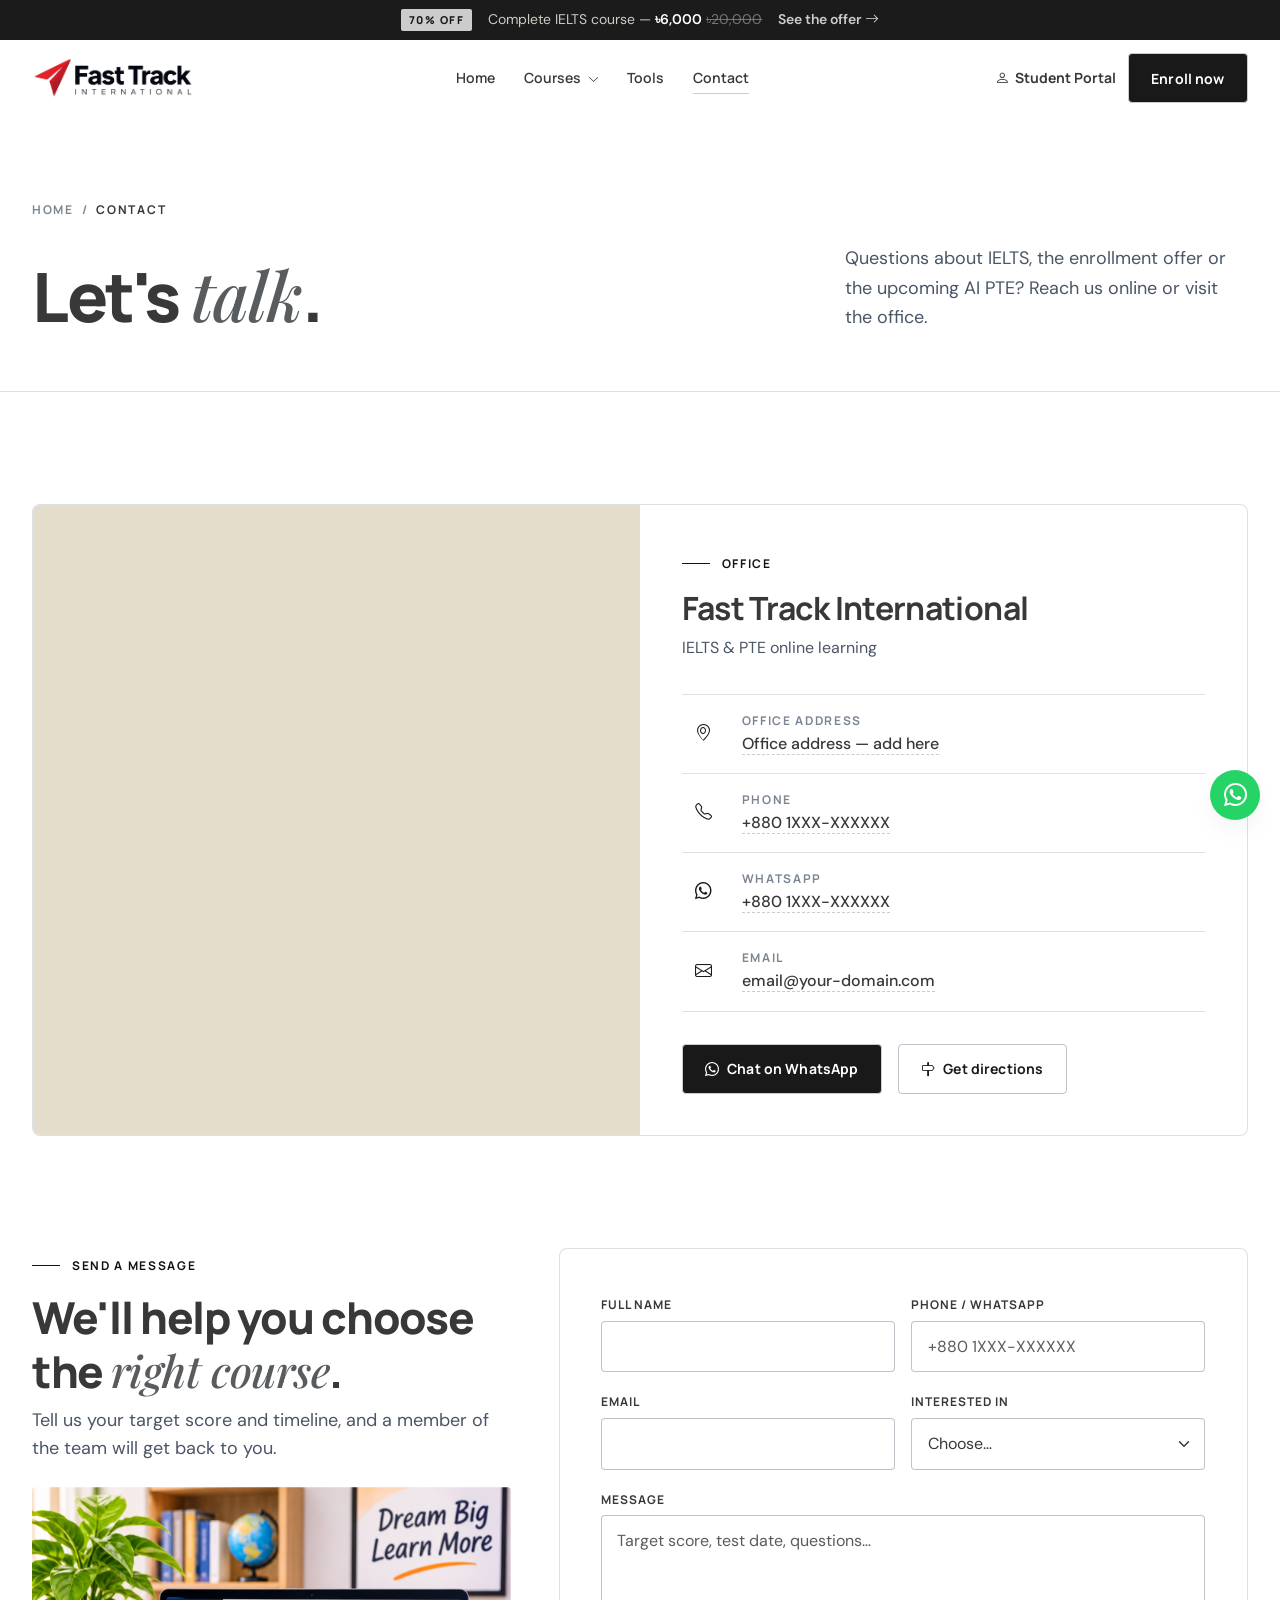
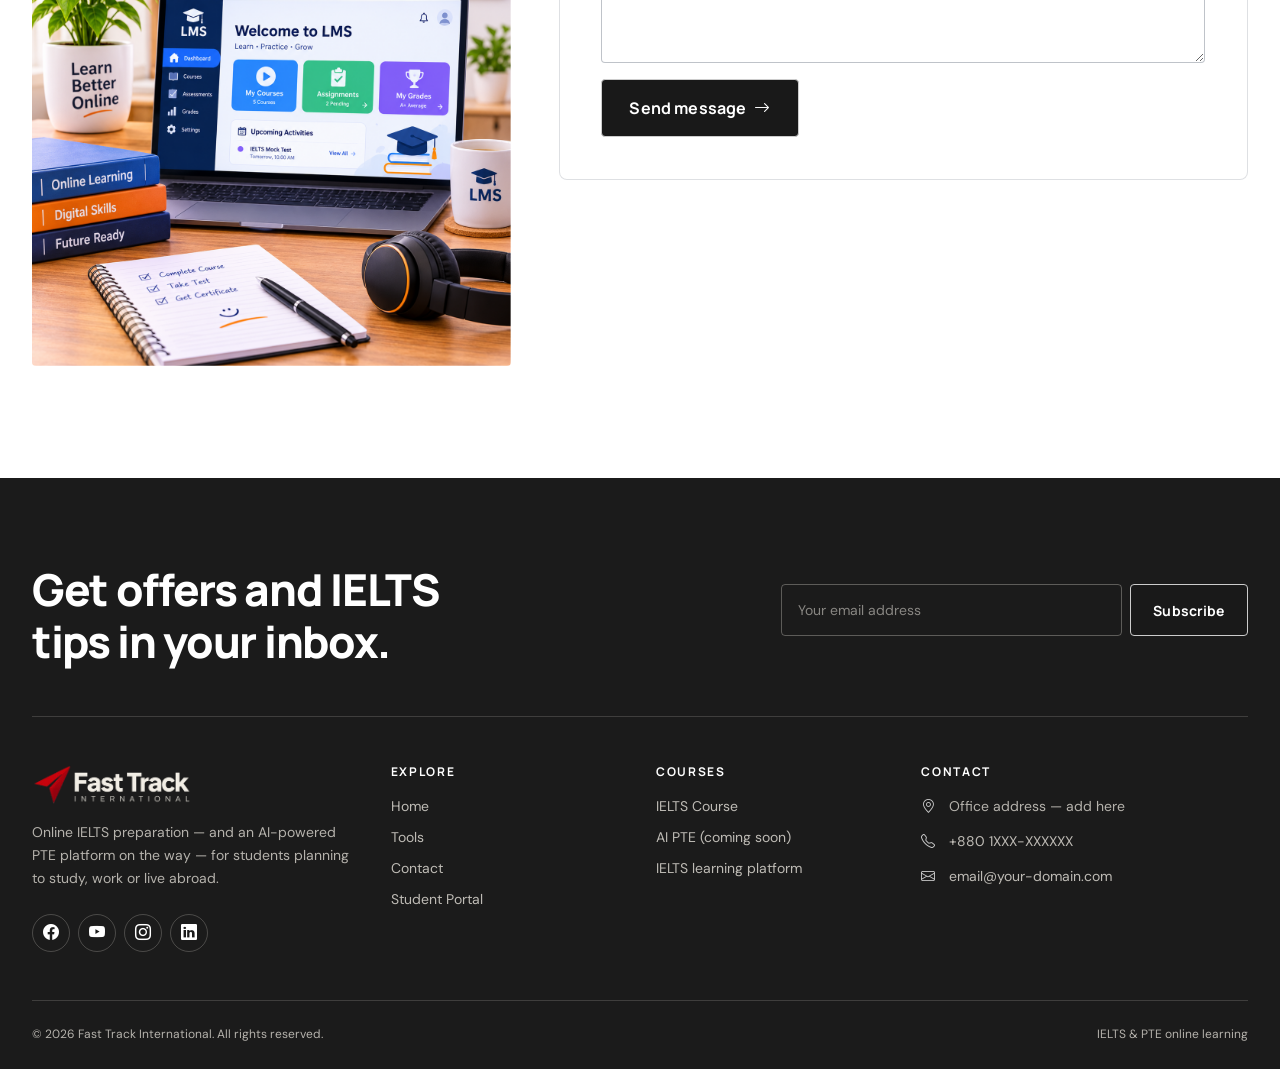
<file: contact.html>
<!DOCTYPE html>
<html lang="en" class="no-js">

<head>
  <meta charset="UTF-8">
  <meta name="viewport" content="width=device-width, initial-scale=1">
  <title>Contact · Fast Track International</title>
  <meta name="description" content="Contact Fast Track International — office, phone, WhatsApp, email and map.">
  <meta name="theme-color" content="#19283D">
  <meta property="og:type" content="website">
  <meta property="og:title" content="Contact · Fast Track International">
  <meta property="og:description" content="Contact Fast Track International — office, phone, WhatsApp, email and map.">
  <meta property="og:image" content="images/photos/destination-1600.jpg">
  <link rel="icon" type="image/png" href="images/favicon.png">
  <link rel="apple-touch-icon" href="images/apple-touch-icon.png">

  <!-- Fonts: Manrope (headings/nav) · DM Sans (body/UI) · Playfair Display (editorial accents) -->
  <link rel="preconnect" href="https://fonts.googleapis.com">
  <link rel="preconnect" href="https://fonts.gstatic.com" crossorigin>
  <link
    href="https://fonts.googleapis.com/css2?family=DM+Sans:opsz,wght@9..40,400;9..40,500;9..40,600;9..40,700&family=Manrope:wght@500;600;700;800&family=Playfair+Display:ital,wght@1,400;1,500;1,600&display=swap"
    rel="stylesheet">

  <link href="https://cdn.jsdelivr.net/npm/bootstrap@5.3.3/dist/css/bootstrap.min.css" rel="stylesheet">
  <link href="https://cdn.jsdelivr.net/npm/bootstrap-icons@1.11.3/font/bootstrap-icons.min.css" rel="stylesheet">
  <link href="css/style.css" rel="stylesheet">
</head>

<body data-page="contact">
  <a class="skip-link" href="#main">Skip to content</a>

  <!-- Announcement -->
  <div class="announce" role="region" aria-label="Enrollment offer">
    <div class="container">
      <span class="tag">70% OFF</span>
      <span>Complete IELTS course — <strong>৳6,000</strong> <del class="opacity-50">৳20,000</del></span>
      <a href="index.html#offer">See the offer <i class="bi bi-arrow-right" aria-hidden="true"></i></a>
    </div>
  </div>

  <!-- Navigation -->
  <header class="site-nav">
    <nav class="navbar navbar-expand-lg" aria-label="Main">
      <div class="container">
        <a class="navbar-brand brand" href="index.html" aria-label="Fast Track International — home">
          <img src="images/logo.png" alt="Fast Track International" width="162" height="40">
        </a>
        <button class="navbar-toggler" type="button" data-bs-toggle="collapse" data-bs-target="#siteMenu"
          aria-controls="siteMenu" aria-expanded="false" aria-label="Open menu">
          <span></span><span></span><span></span>
        </button>
        <div class="collapse navbar-collapse" id="siteMenu">
          <ul class="navbar-nav mx-auto">
            <li class="nav-item"><a class="nav-link" data-nav="home" href="index.html">Home</a></li>
            <li class="nav-item dropdown">
              <a class="nav-link dropdown-toggle" data-nav="courses" href="#" role="button" data-bs-toggle="dropdown"
                aria-expanded="false">Courses <i class="bi bi-chevron-down" aria-hidden="true"></i></a>
              <div class="dropdown-menu nav-dd">
                <a href="ielts.html" data-nav="ielts"><span class="dd-code dd-ielts">IELTS</span><span><strong>IELTS
                      Course <span class="pill-tag orange">70% OFF</span></strong><small>All four skills, live classes,
                      certificate</small></span></a>
                <a href="pte.html" data-nav="pte"><span class="dd-code dd-pte">PTE</span><span><strong>AI PTE <span
                        class="pill-tag sage">SOON</span></strong><small>AI scoring, mock tests and
                      analytics</small></span></a>
              </div>
            </li>
            <li class="nav-item"><a class="nav-link" data-nav="tools" href="tools.html">Tools</a></li>
            <li class="nav-item"><a class="nav-link" data-nav="contact" href="contact.html">Contact</a></li>
          </ul>
          <div class="nav-actions">
            <a class="nav-portal" data-nav="portal" href="portal.html"><i class="bi bi-person" aria-hidden="true"></i>
              Student Portal</a>
            <a class="btn btn-primary-ft" href="https://fasttrackielts.academy/">Enroll now</a>
          </div>
        </div>
      </div>
    </nav>
  </header>

  <main id="main">
    <section class="page-head">
      <div class="container">
        <nav class="crumbs" aria-label="Breadcrumb"><a href="index.html">Home</a><span aria-hidden="true">/</span><span
            aria-current="page">Contact</span></nav>
        <div class="page-head-grid">
          <h1 class="display reveal">Let's <span class="serif-orange text-muted">talk</span>.</h1>
          <div class="ph-aside reveal" data-delay="120">
            <p class="m-0">Questions about IELTS, the enrollment offer or the upcoming AI PTE? Reach us online or visit
              the office.</p>
          </div>
        </div>
      </div>
    </section>

    <section class="section" aria-labelledby="office-title">
      <div class="container">
        <div class="contact-split reveal">
          <div class="map-box">
            <!-- TODO: set the exact office location. Google Maps → Share → Embed a map, then paste the src here. -->
            <iframe src="https://maps.google.com/maps?q=Dhaka%2C%20Bangladesh&amp;z=13&amp;output=embed"
              title="Map showing the Fast Track International office area" loading="lazy"
              referrerpolicy="no-referrer-when-downgrade" allowfullscreen></iframe>
          </div>
          <div class="contact-card">
            <p class="kicker"><span class="bar"></span>Office</p>
            <h2 id="office-title">Fast Track International</h2>
            <p class="m-0">IELTS &amp; PTE online learning</p>
            <!-- TODO: replace placeholder contact details (shown with a dashed underline) -->
            <ul class="c-list">
              <li><span class="ci"><i class="bi bi-geo-alt" aria-hidden="true"></i></span>
                <div><small>Office address</small><strong class="placeholder-info">Office address — add here</strong>
                </div>
              </li>
              <li><span class="ci"><i class="bi bi-telephone" aria-hidden="true"></i></span>
                <div><small>Phone</small><a class="placeholder-info" href="#contact-phone-todo">+880 1XXX-XXXXXX</a>
                </div>
              </li>
              <li><span class="ci"><i class="bi bi-whatsapp" aria-hidden="true"></i></span>
                <div><small>WhatsApp</small><a class="placeholder-info" href="https://wa.me/">+880 1XXX-XXXXXX</a></div>
              </li>
              <li><span class="ci"><i class="bi bi-envelope" aria-hidden="true"></i></span>
                <div><small>Email</small><a class="placeholder-info"
                    href="mailto:email@your-domain.com">email@your-domain.com</a></div>
              </li>
            </ul>
            <div class="d-flex flex-wrap gap-3">
              <a href="https://wa.me/" class="btn btn-primary-ft"><i class="bi bi-whatsapp" aria-hidden="true"></i> Chat
                on WhatsApp</a>
              <a href="https://www.google.com/maps/search/?api=1&amp;query=Dhaka%2C%20Bangladesh"
                class="btn btn-line"><i class="bi bi-signpost" aria-hidden="true"></i> Get directions</a>
            </div>
          </div>
        </div>
      </div>
    </section>

    <section class="section pt-0" aria-labelledby="msg-title">
      <div class="container">
        <div class="row g-4 g-lg-5">
          <div class="col-lg-5 reveal">
            <p class="kicker"><span class="bar"></span>Send a message</p>
            <h2 id="msg-title" class="h-xl">We'll help you choose the <span class="serif-orange text-muted">right
                course</span>.</h2>
            <p class="lead-text">Tell us your target score and timeline, and a member of the team will get back to you.
            </p>
            <img class="reveal-img mt-4 d-none d-lg-block w-100" style="border-radius:var(--r-sm)"
              src="images/photos/lms.png" alt="Placeholder: photo of a counsellor with a student"
              width="800" height="640" loading="lazy">
          </div>
          <div class="col-lg-7 reveal" data-delay="100">
            <form class="form-panel ft-form js-validate" data-success="Thank you — your message has been sent.">
              <div class="row g-3">
                <div class="col-md-6"><label class="form-label" for="cName">Full name</label><input id="cName"
                    type="text" class="form-control" autocomplete="name" required>
                  <div class="invalid-feedback">Please enter your name.</div>
                </div>
                <div class="col-md-6"><label class="form-label" for="cPhone">Phone / WhatsApp</label><input id="cPhone"
                    type="tel" class="form-control" autocomplete="tel" placeholder="+880 1XXX-XXXXXX" required>
                  <div class="invalid-feedback">Enter a valid phone number.</div>
                </div>
                <div class="col-md-6"><label class="form-label" for="cEmail">Email</label><input id="cEmail"
                    type="email" class="form-control" autocomplete="email" required>
                  <div class="invalid-feedback">Enter a valid email address.</div>
                </div>
                <div class="col-md-6"><label class="form-label" for="cCourse">Interested in</label><select id="cCourse"
                    class="form-select" required>
                    <option value="">Choose…</option>
                    <option>IELTS course (70% off)</option>
                    <option>AI PTE (early access)</option>
                    <option>Not sure yet</option>
                  </select>
                  <div class="invalid-feedback">Please choose an option.</div>
                </div>
                <div class="col-12"><label class="form-label" for="cMsg">Message</label><textarea id="cMsg"
                    class="form-control" rows="5" placeholder="Target score, test date, questions…" required></textarea>
                  <div class="invalid-feedback">Please write a short message.</div>
                </div>
                <div class="col-12 d-flex flex-wrap align-items-center gap-3"><button type="submit"
                    class="btn btn-primary-ft btn-lg">Send message <i class="bi bi-arrow-right"
                      aria-hidden="true"></i></button>
                  <p class="form-msg m-0" role="status"></p>
                </div>
              </div>
            </form>
          </div>
        </div>
      </div>
    </section>
  </main>

  <!-- Footer -->
  <footer class="site-footer">
    <div class="container">
      <div class="footer-top">
        <h2>Get offers and IELTS tips in your inbox.</h2>
        <form class="js-validate" data-success="Subscribed — thank you.">
          <div class="f-sub">
            <label for="fSub" class="visually-hidden">Email address</label>
            <input id="fSub" type="email" placeholder="Your email address" autocomplete="email" required>
            <button type="submit" class="btn btn-primary-ft">Subscribe</button>
          </div>
          <p class="form-msg" role="status"></p>
        </form>
      </div>

      <div class="footer-cols">
        <div>
          <img src="images/logo-light.png" alt="Fast Track International" width="160" height="40" loading="lazy">
          <p>Online IELTS preparation — and an AI-powered PTE platform on the way — for students planning to study, work
            or live abroad.</p>
          <div class="socials">
            <!-- TODO: add real social profile URLs -->
            <a href="#" aria-label="Facebook"><i class="bi bi-facebook" aria-hidden="true"></i></a>
            <a href="#" aria-label="YouTube"><i class="bi bi-youtube" aria-hidden="true"></i></a>
            <a href="#" aria-label="Instagram"><i class="bi bi-instagram" aria-hidden="true"></i></a>
            <a href="#" aria-label="LinkedIn"><i class="bi bi-linkedin" aria-hidden="true"></i></a>
          </div>
        </div>
        <nav aria-label="Footer — explore">
          <h3>Explore</h3>
          <ul class="f-links">
            <li><a href="index.html">Home</a></li>
            <li><a href="tools.html">Tools</a></li>
            <li><a href="contact.html">Contact</a></li>
            <li><a href="portal.html">Student Portal</a></li>
          </ul>
        </nav>
        <nav aria-label="Footer — courses">
          <h3>Courses</h3>
          <ul class="f-links">
            <li><a href="ielts.html">IELTS Course</a></li>
            <li><a href="pte.html">AI PTE (coming soon)</a></li>
            <li><a href="https://fasttrackielts.academy/">IELTS learning platform</a></li>
          </ul>
        </nav>
        <div>
          <h3>Contact</h3>
          <!-- TODO: replace placeholder contact details -->
          <ul class="f-contact">
            <li><i class="bi bi-geo-alt" aria-hidden="true"></i><span>Office address — add here</span></li>
            <li><i class="bi bi-telephone" aria-hidden="true"></i><a href="#contact-phone-todo">+880 1XXX-XXXXXX</a>
            </li>
            <li><i class="bi bi-envelope" aria-hidden="true"></i><a
                href="mailto:email@your-domain.com">email@your-domain.com</a></li>
          </ul>
        </div>
      </div>

      <div class="footer-bottom">
        <span>&copy; <span class="js-year">2026</span> Fast Track International. All rights reserved.</span>
        <span>IELTS &amp; PTE online learning</span>
      </div>
    </div>
  </footer>

  <!-- WhatsApp — TODO: put your number in the link, e.g. https://wa.me/8801XXXXXXXXX -->
  <a href="https://wa.me/" class="wa-float" aria-label="Chat with us on WhatsApp">
    <i class="bi bi-whatsapp" aria-hidden="true"></i><span class="wa-tip">Chat with us</span>
  </a>
  <button type="button" id="toTop" class="to-top" aria-label="Back to top"><i class="bi bi-arrow-up"
      aria-hidden="true"></i></button>

  <script src="https://cdn.jsdelivr.net/npm/jquery@3.7.1/dist/jquery.min.js"></script>
  <script src="https://cdn.jsdelivr.net/npm/bootstrap@5.3.3/dist/js/bootstrap.bundle.min.js"></script>
  <script src="js/main.js"></script>
</body>

</html>
</file>
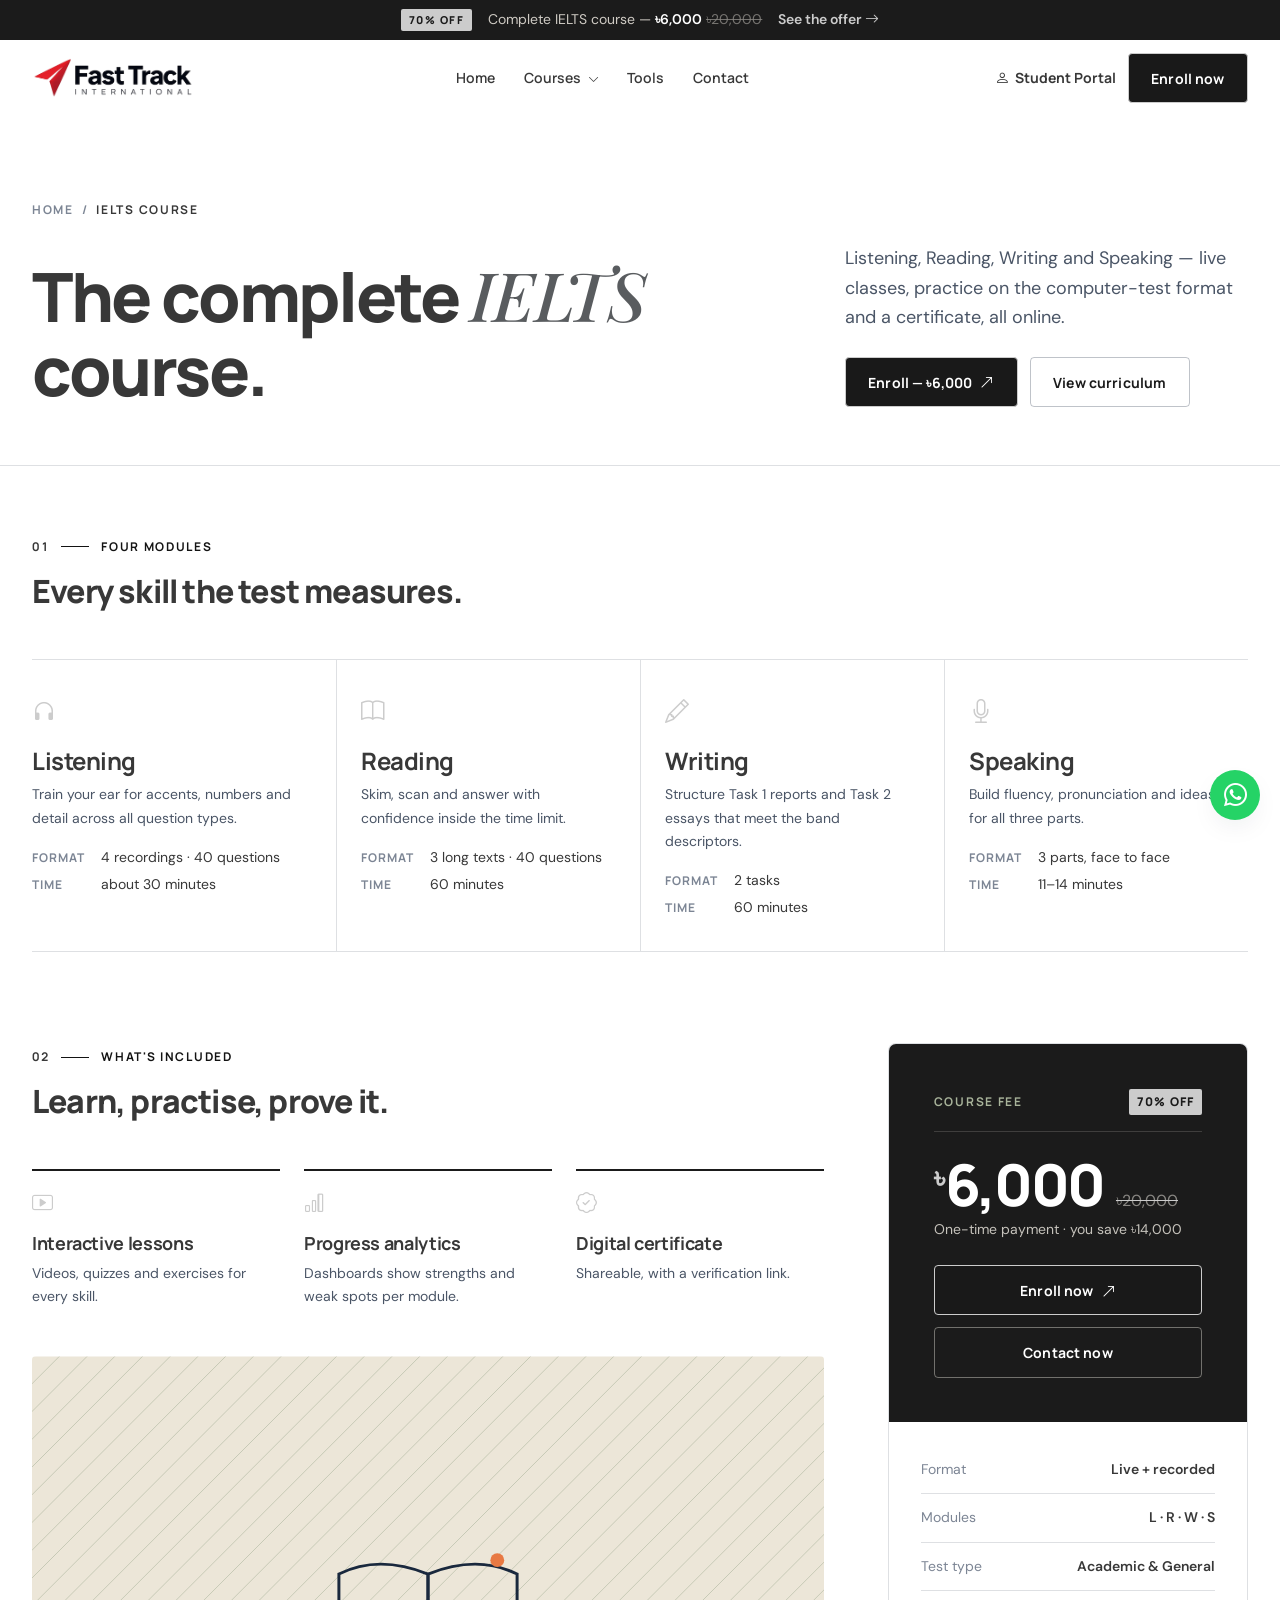
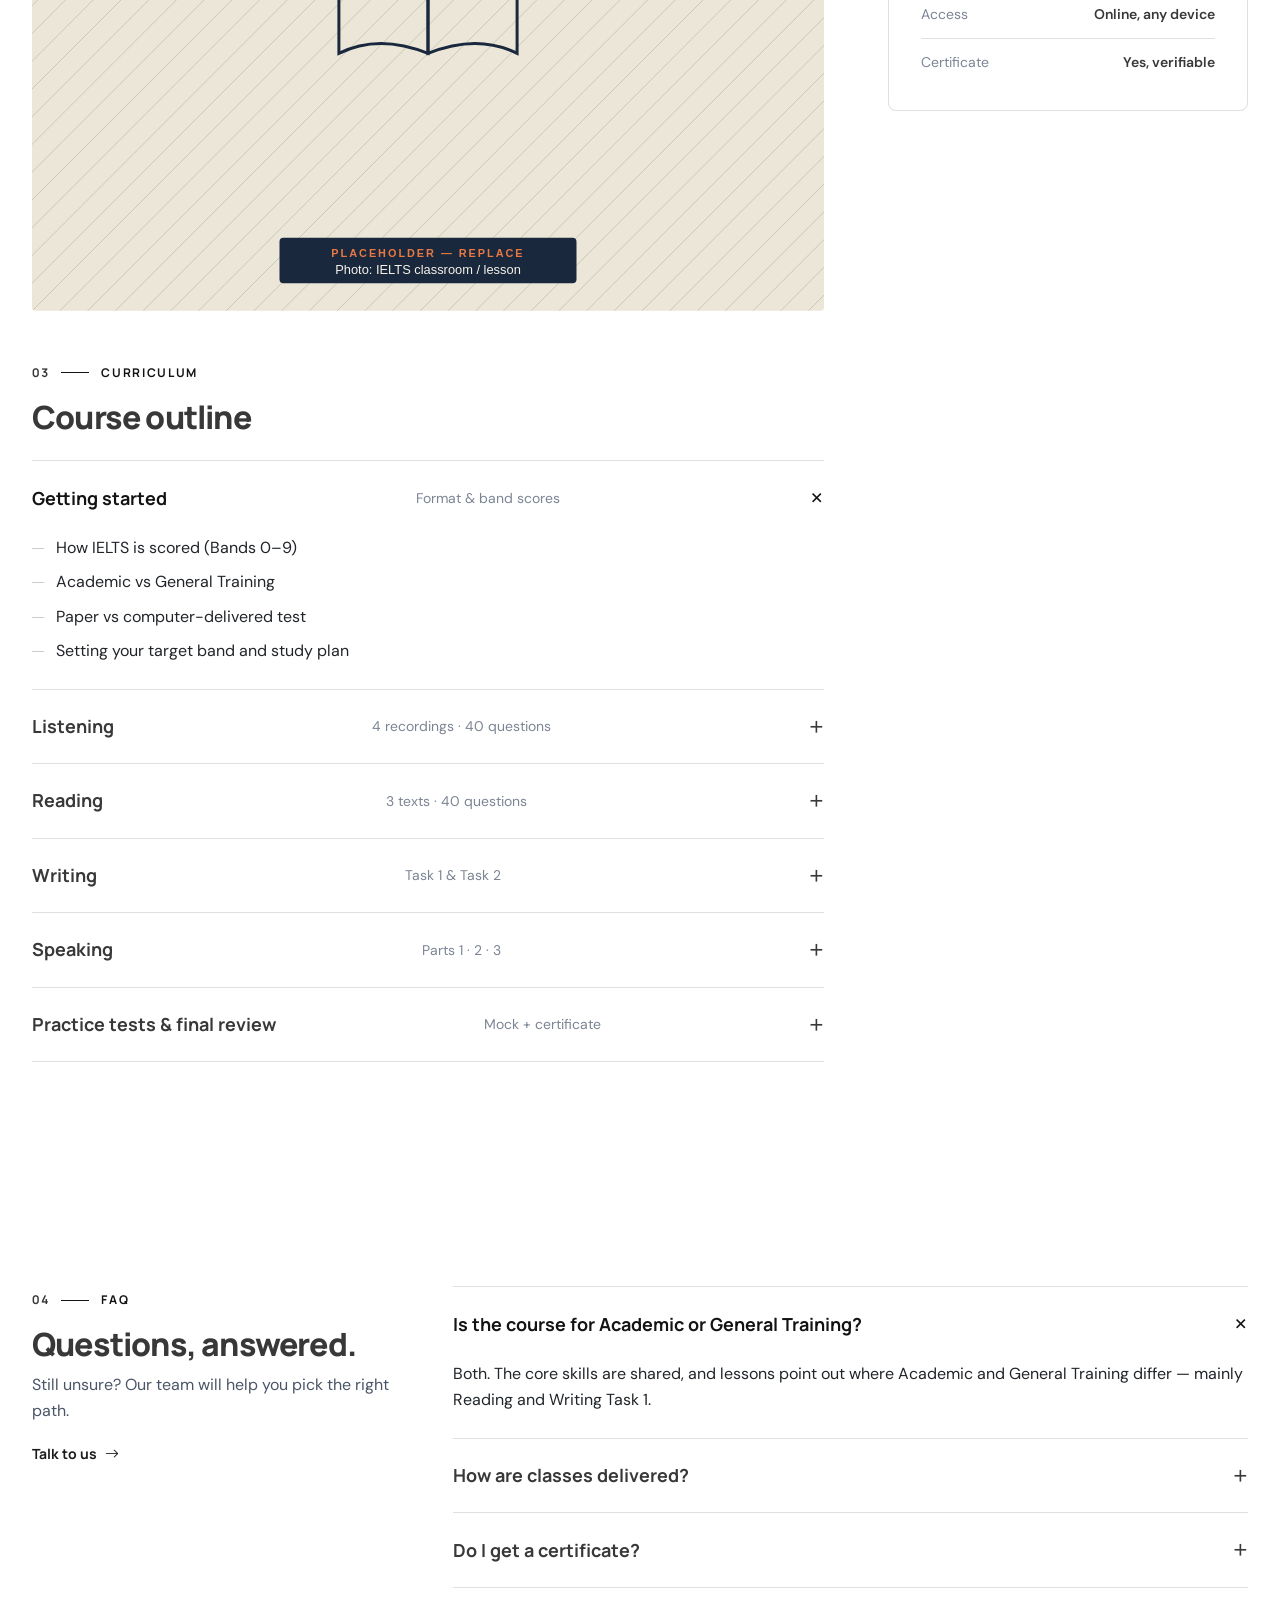
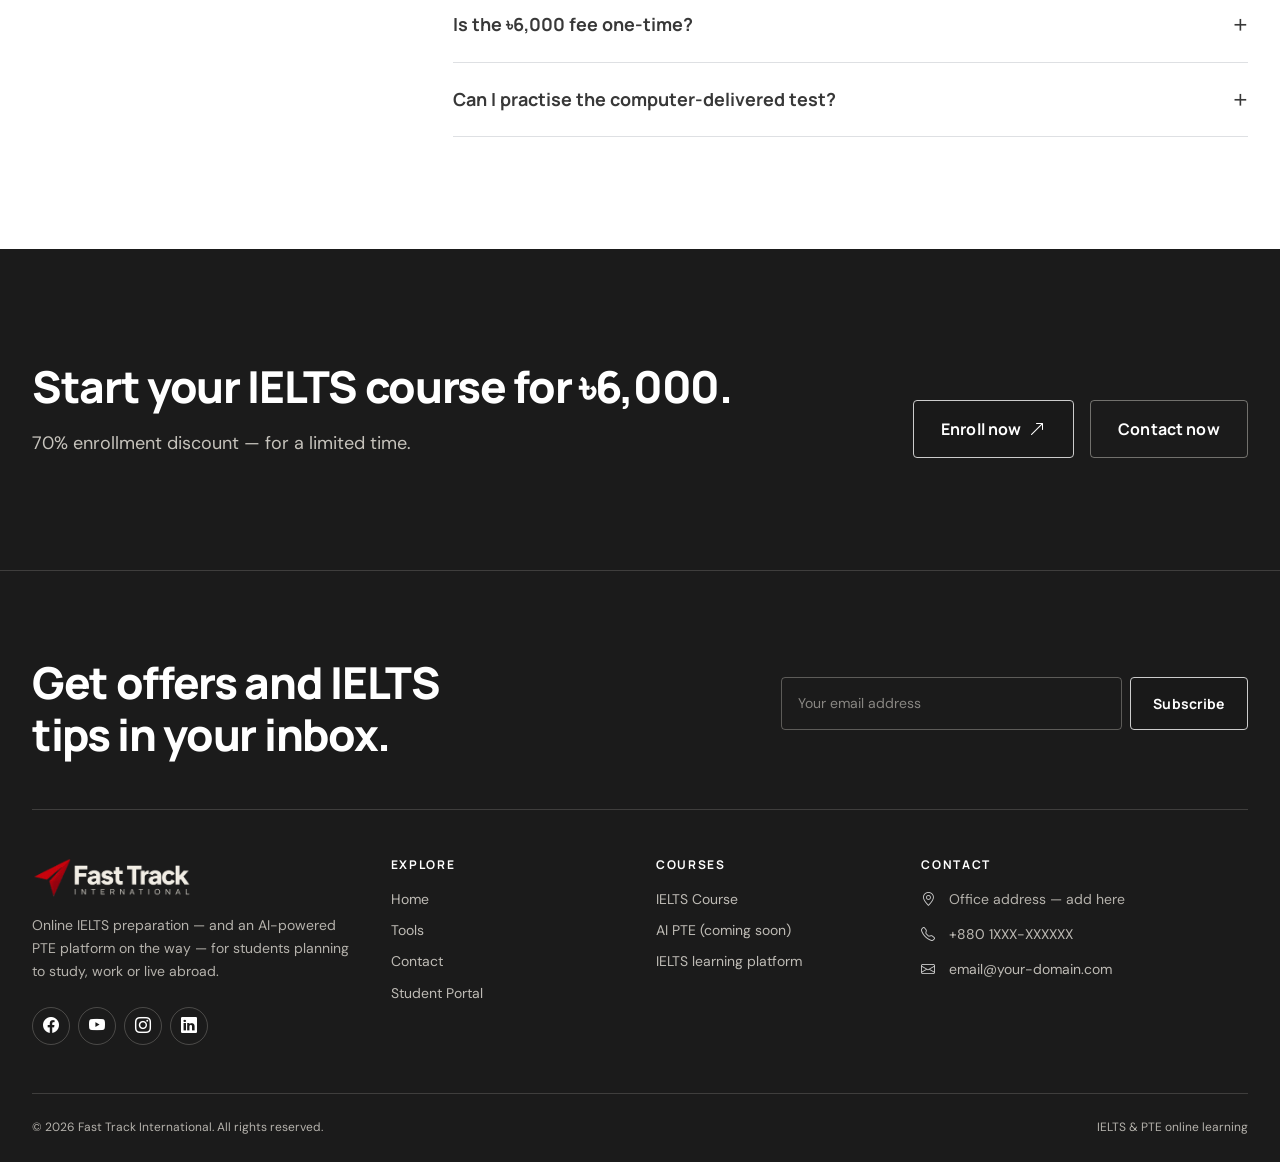
<file: ielts.html>
<!DOCTYPE html>
<html lang="en" class="no-js">
<head>
  <meta charset="UTF-8">
  <meta name="viewport" content="width=device-width, initial-scale=1">
  <title>IELTS Course — ৳6,000 (70% off) · Fast Track International</title>
  <meta name="description" content="The complete IELTS course: Listening, Reading, Writing and Speaking with live classes, practice tests and a digital certificate.">
  <meta name="theme-color" content="#19283D">
  <meta property="og:type" content="website">
  <meta property="og:title" content="IELTS Course — ৳6,000 (70% off) · Fast Track International">
  <meta property="og:description" content="The complete IELTS course: Listening, Reading, Writing and Speaking with live classes, practice tests and a digital certificate.">
  <meta property="og:image" content="images/photos/destination-1600.jpg">
  <link rel="icon" type="image/png" href="images/favicon.png">
  <link rel="apple-touch-icon" href="images/apple-touch-icon.png">

  <!-- Fonts: Manrope (headings/nav) · DM Sans (body/UI) · Playfair Display (editorial accents) -->
  <link rel="preconnect" href="https://fonts.googleapis.com">
  <link rel="preconnect" href="https://fonts.gstatic.com" crossorigin>
  <link href="https://fonts.googleapis.com/css2?family=DM+Sans:opsz,wght@9..40,400;9..40,500;9..40,600;9..40,700&family=Manrope:wght@500;600;700;800&family=Playfair+Display:ital,wght@1,400;1,500;1,600&display=swap" rel="stylesheet">

  <link href="https://cdn.jsdelivr.net/npm/bootstrap@5.3.3/dist/css/bootstrap.min.css" rel="stylesheet">
  <link href="https://cdn.jsdelivr.net/npm/bootstrap-icons@1.11.3/font/bootstrap-icons.min.css" rel="stylesheet">
  <link href="css/style.css" rel="stylesheet">
</head>
<body data-page="ielts">
  <a class="skip-link" href="#main">Skip to content</a>

  <!-- Announcement -->
  <div class="announce" role="region" aria-label="Enrollment offer">
    <div class="container">
      <span class="tag">70% OFF</span>
      <span>Complete IELTS course — <strong>৳6,000</strong> <del class="opacity-50">৳20,000</del></span>
      <a href="index.html#offer">See the offer <i class="bi bi-arrow-right" aria-hidden="true"></i></a>
    </div>
  </div>

  <!-- Navigation -->
  <header class="site-nav">
    <nav class="navbar navbar-expand-lg" aria-label="Main">
      <div class="container">
        <a class="navbar-brand brand" href="index.html" aria-label="Fast Track International — home">
          <img src="images/logo.png" alt="Fast Track International" width="162" height="40">
        </a>
        <button class="navbar-toggler" type="button" data-bs-toggle="collapse" data-bs-target="#siteMenu" aria-controls="siteMenu" aria-expanded="false" aria-label="Open menu">
          <span></span><span></span><span></span>
        </button>
        <div class="collapse navbar-collapse" id="siteMenu">
          <ul class="navbar-nav mx-auto">
            <li class="nav-item"><a class="nav-link" data-nav="home" href="index.html">Home</a></li>
            <li class="nav-item dropdown">
              <a class="nav-link dropdown-toggle" data-nav="courses" href="#" role="button" data-bs-toggle="dropdown" aria-expanded="false">Courses <i class="bi bi-chevron-down" aria-hidden="true"></i></a>
              <div class="dropdown-menu nav-dd">
                <a href="ielts.html" data-nav="ielts"><span class="dd-code dd-ielts">IELTS</span><span><strong>IELTS Course <span class="pill-tag orange">70% OFF</span></strong><small>All four skills, live classes, certificate</small></span></a>
                <a href="pte.html" data-nav="pte"><span class="dd-code dd-pte">PTE</span><span><strong>AI PTE <span class="pill-tag sage">SOON</span></strong><small>AI scoring, mock tests and analytics</small></span></a>
              </div>
            </li>
            <li class="nav-item"><a class="nav-link" data-nav="tools" href="tools.html">Tools</a></li>
            <li class="nav-item"><a class="nav-link" data-nav="contact" href="contact.html">Contact</a></li>
          </ul>
          <div class="nav-actions">
            <a class="nav-portal" data-nav="portal" href="portal.html"><i class="bi bi-person" aria-hidden="true"></i> Student Portal</a>
            <a class="btn btn-primary-ft" href="https://fasttrackielts.academy/">Enroll now</a>
          </div>
        </div>
      </div>
    </nav>
  </header>

  <main id="main">
  <section class="page-head">
    <div class="container">
      <nav class="crumbs" aria-label="Breadcrumb">
        <a href="index.html">Home</a>
        <span aria-hidden="true">/</span>
        <span aria-current="page">IELTS Course</span>
      </nav>
      <div class="page-head-grid">
        <h1 class="display reveal">The complete <span class="serif-orange text-muted">IELTS</span> course.</h1>
        <div class="ph-aside reveal" data-delay="120"><p class="m-0">Listening, Reading, Writing and Speaking — live classes, practice on the computer-test format and a certificate, all online.</p><div class="btns"><a href="https://fasttrackielts.academy/" class="btn btn-primary-ft">Enroll — ৳6,000 <i class="bi bi-arrow-up-right" aria-hidden="true"></i></a><a href="#curriculum-sec" class="btn btn-line">View curriculum</a></div></div>
      </div>
    </div>
  </section>

    <section class="section-tight" aria-labelledby="modules-title">
      <div class="container">
        <p class="kicker reveal"><span class="num">01</span><span class="bar"></span>Four modules</p>
        <h2 id="modules-title" class="h-lg mb-5 reveal">Every skill the test measures.</h2>
        <div class="modules">
          <div class="module reveal"><i class="bi bi-headphones m-ic" aria-hidden="true"></i><h3>Listening</h3><p>Train your ear for accents, numbers and detail across all question types.</p><dl><dt>Format</dt><dd>4 recordings · 40 questions</dd><dt>Time</dt><dd>about 30 minutes</dd></dl></div>
          <div class="module reveal" data-delay="80"><i class="bi bi-book m-ic" aria-hidden="true"></i><h3>Reading</h3><p>Skim, scan and answer with confidence inside the time limit.</p><dl><dt>Format</dt><dd>3 long texts · 40 questions</dd><dt>Time</dt><dd>60 minutes</dd></dl></div>
          <div class="module reveal" data-delay="160"><i class="bi bi-pencil m-ic" aria-hidden="true"></i><h3>Writing</h3><p>Structure Task 1 reports and Task 2 essays that meet the band descriptors.</p><dl><dt>Format</dt><dd>2 tasks</dd><dt>Time</dt><dd>60 minutes</dd></dl></div>
          <div class="module reveal" data-delay="240"><i class="bi bi-mic m-ic" aria-hidden="true"></i><h3>Speaking</h3><p>Build fluency, pronunciation and ideas for all three parts.</p><dl><dt>Format</dt><dd>3 parts, face to face</dd><dt>Time</dt><dd>11–14 minutes</dd></dl></div>
        </div>
      </div>
    </section>

    <section class="section pt-4">
      <div class="container">
        <div class="course-layout">
          <div>
            <p class="kicker reveal"><span class="num">02</span><span class="bar"></span>What's included</p>
            <h2 class="h-lg mb-5 reveal">Learn, practise, prove it.</h2>
            <div class="included mb-5">
              <div class="inc reveal"><i class="bi bi-play-btn" aria-hidden="true"></i><h3>Interactive lessons</h3><p>Videos, quizzes and exercises for every skill.</p></div>
              <div class="inc reveal" data-delay="80"><i class="bi bi-bar-chart" aria-hidden="true"></i><h3>Progress analytics</h3><p>Dashboards show strengths and weak spots per module.</p></div>
              <div class="inc reveal" data-delay="160"><i class="bi bi-patch-check" aria-hidden="true"></i><h3>Digital certificate</h3><p>Shareable, with a verification link.</p></div>
            </div>
            <figure class="mb-5 reveal"><img class="reveal-img w-100" style="border-radius:var(--r-sm)" src="images/placeholders/ielts-class.svg" alt="Placeholder: photo of an IELTS lesson" width="800" height="560" loading="lazy"></figure>

            <div id="curriculum-sec">
              <p class="kicker reveal"><span class="num">03</span><span class="bar"></span>Curriculum</p>
              <h2 class="h-lg mb-4 reveal">Course outline</h2>
              <div class="accordion ft-acc reveal" id="curriculum">
            <div class="accordion-item">
              <h3 class="accordion-header"><button class="accordion-button" type="button" data-bs-toggle="collapse" data-bs-target="#curriculum1" aria-expanded="true" aria-controls="curriculum1">Getting started<span class="acc-meta d-none d-sm-inline">Format &amp; band scores</span></button></h3>
              <div id="curriculum1" class="accordion-collapse collapse show" data-bs-parent="#curriculum"><div class="accordion-body"><ul class="lessons"><li>How IELTS is scored (Bands 0–9)</li><li>Academic vs General Training</li><li>Paper vs computer-delivered test</li><li>Setting your target band and study plan</li></ul></div></div>
            </div>
            <div class="accordion-item">
              <h3 class="accordion-header"><button class="accordion-button collapsed" type="button" data-bs-toggle="collapse" data-bs-target="#curriculum2" aria-expanded="false" aria-controls="curriculum2">Listening<span class="acc-meta d-none d-sm-inline">4 recordings · 40 questions</span></button></h3>
              <div id="curriculum2" class="accordion-collapse collapse" data-bs-parent="#curriculum"><div class="accordion-body"><ul class="lessons"><li>Form, note and table completion</li><li>Maps and plans</li><li>Multiple choice and matching</li><li>Spelling and number traps</li></ul></div></div>
            </div>
            <div class="accordion-item">
              <h3 class="accordion-header"><button class="accordion-button collapsed" type="button" data-bs-toggle="collapse" data-bs-target="#curriculum3" aria-expanded="false" aria-controls="curriculum3">Reading<span class="acc-meta d-none d-sm-inline">3 texts · 40 questions</span></button></h3>
              <div id="curriculum3" class="accordion-collapse collapse" data-bs-parent="#curriculum"><div class="accordion-body"><ul class="lessons"><li>Skimming and scanning</li><li>True / False / Not Given</li><li>Matching headings</li><li>Managing the 60 minutes</li></ul></div></div>
            </div>
            <div class="accordion-item">
              <h3 class="accordion-header"><button class="accordion-button collapsed" type="button" data-bs-toggle="collapse" data-bs-target="#curriculum4" aria-expanded="false" aria-controls="curriculum4">Writing<span class="acc-meta d-none d-sm-inline">Task 1 &amp; Task 2</span></button></h3>
              <div id="curriculum4" class="accordion-collapse collapse" data-bs-parent="#curriculum"><div class="accordion-body"><ul class="lessons"><li>Task 1: graphs, processes, maps and letters</li><li>Task 2: essay types and structure</li><li>Coherence, vocabulary and grammar range</li><li>Model answers and a self-review checklist</li></ul></div></div>
            </div>
            <div class="accordion-item">
              <h3 class="accordion-header"><button class="accordion-button collapsed" type="button" data-bs-toggle="collapse" data-bs-target="#curriculum5" aria-expanded="false" aria-controls="curriculum5">Speaking<span class="acc-meta d-none d-sm-inline">Parts 1 · 2 · 3</span></button></h3>
              <div id="curriculum5" class="accordion-collapse collapse" data-bs-parent="#curriculum"><div class="accordion-body"><ul class="lessons"><li>Part 1: fluent everyday answers</li><li>Part 2: the cue-card long turn</li><li>Part 3: discussing abstract ideas</li><li>Pronunciation and fluency practice</li></ul></div></div>
            </div>
            <div class="accordion-item">
              <h3 class="accordion-header"><button class="accordion-button collapsed" type="button" data-bs-toggle="collapse" data-bs-target="#curriculum6" aria-expanded="false" aria-controls="curriculum6">Practice tests &amp; final review<span class="acc-meta d-none d-sm-inline">Mock + certificate</span></button></h3>
              <div id="curriculum6" class="accordion-collapse collapse" data-bs-parent="#curriculum"><div class="accordion-body"><ul class="lessons"><li>Computer-test familiarisation</li><li>Timed practice sets</li><li>Progress review</li><li>Course completion and certificate</li></ul></div></div>
            </div>
              </div>
            </div>
          </div>

          <aside aria-label="Course fee">
            <div class="sticky-price reveal">
              <div class="price-panel">
                <div class="pp-head"><span class="small-caps">Course fee</span><span class="pp-off">70% OFF</span></div>
                <div class="pp-price"><strong><span>৳</span>6,000</strong><del>৳20,000</del></div>
                <p class="pp-note m-0">One-time payment · you save ৳14,000</p>
                <div class="pp-actions">
                  <a href="https://fasttrackielts.academy/" class="btn btn-primary-ft">Enroll now <i class="bi bi-arrow-up-right" aria-hidden="true"></i></a>
                  <a href="contact.html" class="btn btn-line-light">Contact now</a>
                </div>
              </div>
              <dl class="facts-list">
                <div><dt>Format</dt><dd>Live + recorded</dd></div>
                <div><dt>Modules</dt><dd>L · R · W · S</dd></div>
                <div><dt>Test type</dt><dd>Academic &amp; General</dd></div>
                <div><dt>Access</dt><dd>Online, any device</dd></div>
                <div><dt>Certificate</dt><dd>Yes, verifiable</dd></div>
              </dl>
            </div>
          </aside>
        </div>
      </div>
    </section>

    <section class="section bg-white" aria-labelledby="faq-title">
      <div class="container">
        <div class="row g-4 g-lg-5">
          <div class="col-lg-4 reveal">
            <p class="kicker"><span class="num">04</span><span class="bar"></span>FAQ</p>
            <h2 id="faq-title" class="h-lg">Questions, answered.</h2>
            <p>Still unsure? Our team will help you pick the right path.</p>
            <a href="contact.html" class="link-arrow">Talk to us <i class="bi bi-arrow-right" aria-hidden="true"></i></a>
          </div>
          <div class="col-lg-8"><div class="accordion ft-acc reveal" id="faqs">
            <div class="accordion-item">
              <h3 class="accordion-header"><button class="accordion-button" type="button" data-bs-toggle="collapse" data-bs-target="#faqs1" aria-expanded="true" aria-controls="faqs1">Is the course for Academic or General Training?</button></h3>
              <div id="faqs1" class="accordion-collapse collapse show" data-bs-parent="#faqs"><div class="accordion-body">Both. The core skills are shared, and lessons point out where Academic and General Training differ — mainly Reading and Writing Task 1.</div></div>
            </div>
            <div class="accordion-item">
              <h3 class="accordion-header"><button class="accordion-button collapsed" type="button" data-bs-toggle="collapse" data-bs-target="#faqs2" aria-expanded="false" aria-controls="faqs2">How are classes delivered?</button></h3>
              <div id="faqs2" class="accordion-collapse collapse" data-bs-parent="#faqs"><div class="accordion-body">On our IELTS platform at fasttrackielts.academy — live classes plus recorded lessons, quizzes and exercises you can access any time.</div></div>
            </div>
            <div class="accordion-item">
              <h3 class="accordion-header"><button class="accordion-button collapsed" type="button" data-bs-toggle="collapse" data-bs-target="#faqs3" aria-expanded="false" aria-controls="faqs3">Do I get a certificate?</button></h3>
              <div id="faqs3" class="accordion-collapse collapse" data-bs-parent="#faqs"><div class="accordion-body">Yes. When you complete the course you receive a digital certificate with a verification link you can share.</div></div>
            </div>
            <div class="accordion-item">
              <h3 class="accordion-header"><button class="accordion-button collapsed" type="button" data-bs-toggle="collapse" data-bs-target="#faqs4" aria-expanded="false" aria-controls="faqs4">Is the ৳6,000 fee one-time?</button></h3>
              <div id="faqs4" class="accordion-collapse collapse" data-bs-parent="#faqs"><div class="accordion-body">Yes. ৳6,000 is the full course fee after the 70% enrollment discount (regular fee ৳20,000). There are no monthly charges.</div></div>
            </div>
            <div class="accordion-item">
              <h3 class="accordion-header"><button class="accordion-button collapsed" type="button" data-bs-toggle="collapse" data-bs-target="#faqs5" aria-expanded="false" aria-controls="faqs5">Can I practise the computer-delivered test?</button></h3>
              <div id="faqs5" class="accordion-collapse collapse" data-bs-parent="#faqs"><div class="accordion-body">Yes. The platform includes IELTS on Computer familiarisation for Listening, Reading and Writing, so the real test screens feel familiar.</div></div>
            </div>
          </div></div>
        </div>
      </div>
    </section>

    <section class="section bg-navy">
      <div class="container">
        <div class="row g-4 align-items-end">
          <div class="col-lg-8 reveal"><h2 class="h-xl mb-3">Start your IELTS course for ৳6,000.</h2><p class="lead-text m-0" style="color:rgba(246,242,233,.78)">70% enrollment discount — for a limited time.</p></div>
          <div class="col-lg-4 d-flex flex-wrap gap-3 justify-content-lg-end reveal" data-delay="100"><a href="https://fasttrackielts.academy/" class="btn btn-primary-ft btn-lg">Enroll now <i class="bi bi-arrow-up-right" aria-hidden="true"></i></a><a href="contact.html" class="btn btn-line-light btn-lg">Contact now</a></div>
        </div>
      </div>
    </section>
  </main>

  <!-- Footer -->
  <footer class="site-footer">
    <div class="container">
      <div class="footer-top">
        <h2>Get offers and IELTS tips in your inbox.</h2>
        <form class="js-validate" data-success="Subscribed — thank you.">
          <div class="f-sub">
            <label for="fSub" class="visually-hidden">Email address</label>
            <input id="fSub" type="email" placeholder="Your email address" autocomplete="email" required>
            <button type="submit" class="btn btn-primary-ft">Subscribe</button>
          </div>
          <p class="form-msg" role="status"></p>
        </form>
      </div>

      <div class="footer-cols">
        <div>
          <img src="images/logo-light.png" alt="Fast Track International" width="160" height="40" loading="lazy">
          <p>Online IELTS preparation — and an AI-powered PTE platform on the way — for students planning to study, work or live abroad.</p>
          <div class="socials">
            <!-- TODO: add real social profile URLs -->
            <a href="#" aria-label="Facebook"><i class="bi bi-facebook" aria-hidden="true"></i></a>
            <a href="#" aria-label="YouTube"><i class="bi bi-youtube" aria-hidden="true"></i></a>
            <a href="#" aria-label="Instagram"><i class="bi bi-instagram" aria-hidden="true"></i></a>
            <a href="#" aria-label="LinkedIn"><i class="bi bi-linkedin" aria-hidden="true"></i></a>
          </div>
        </div>
        <nav aria-label="Footer — explore">
          <h3>Explore</h3>
          <ul class="f-links">
            <li><a href="index.html">Home</a></li>
            <li><a href="tools.html">Tools</a></li>
            <li><a href="contact.html">Contact</a></li>
            <li><a href="portal.html">Student Portal</a></li>
          </ul>
        </nav>
        <nav aria-label="Footer — courses">
          <h3>Courses</h3>
          <ul class="f-links">
            <li><a href="ielts.html">IELTS Course</a></li>
            <li><a href="pte.html">AI PTE (coming soon)</a></li>
            <li><a href="https://fasttrackielts.academy/">IELTS learning platform</a></li>
          </ul>
        </nav>
        <div>
          <h3>Contact</h3>
          <!-- TODO: replace placeholder contact details -->
          <ul class="f-contact">
            <li><i class="bi bi-geo-alt" aria-hidden="true"></i><span>Office address — add here</span></li>
            <li><i class="bi bi-telephone" aria-hidden="true"></i><a href="#contact-phone-todo">+880 1XXX-XXXXXX</a></li>
            <li><i class="bi bi-envelope" aria-hidden="true"></i><a href="mailto:email@your-domain.com">email@your-domain.com</a></li>
          </ul>
        </div>
      </div>

      <div class="footer-bottom">
        <span>&copy; <span class="js-year">2026</span> Fast Track International. All rights reserved.</span>
        <span>IELTS &amp; PTE online learning</span>
      </div>
    </div>
  </footer>

  <!-- WhatsApp — TODO: put your number in the link, e.g. https://wa.me/8801XXXXXXXXX -->
  <a href="https://wa.me/" class="wa-float" aria-label="Chat with us on WhatsApp">
    <i class="bi bi-whatsapp" aria-hidden="true"></i><span class="wa-tip">Chat with us</span>
  </a>
  <button type="button" id="toTop" class="to-top" aria-label="Back to top"><i class="bi bi-arrow-up" aria-hidden="true"></i></button>

  <script src="https://cdn.jsdelivr.net/npm/jquery@3.7.1/dist/jquery.min.js"></script>
  <script src="https://cdn.jsdelivr.net/npm/bootstrap@5.3.3/dist/js/bootstrap.bundle.min.js"></script>
  <script src="js/main.js"></script>
</body>
</html>
</file>
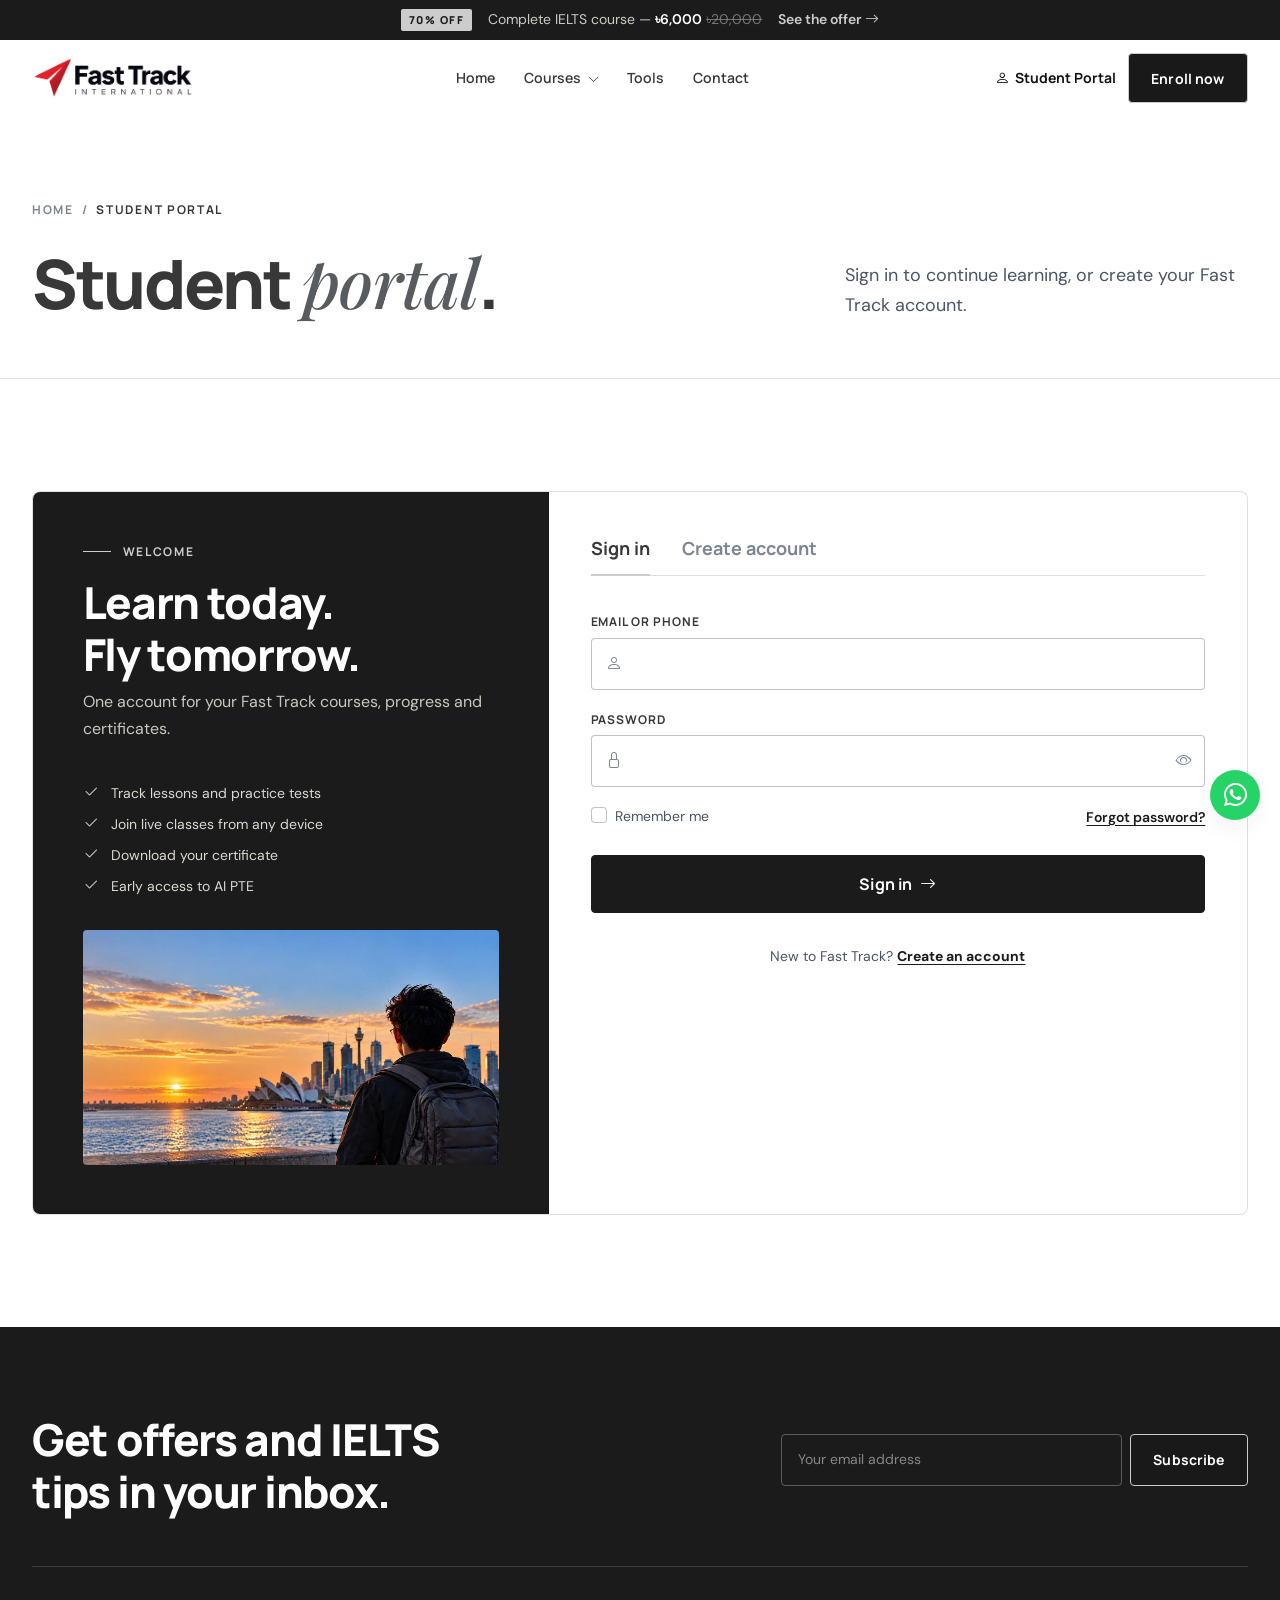
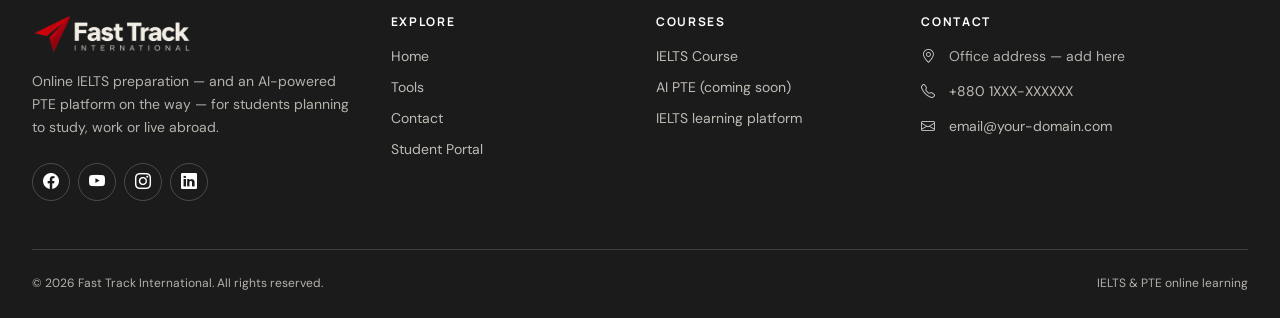
<file: portal.html>
<!DOCTYPE html>
<html lang="en" class="no-js">
<head>
  <meta charset="UTF-8">
  <meta name="viewport" content="width=device-width, initial-scale=1">
  <title>Student Portal · Fast Track International</title>
  <meta name="description" content="Sign in to your Fast Track student account or create a new one.">
  <meta name="theme-color" content="#19283D">
  <meta property="og:type" content="website">
  <meta property="og:title" content="Student Portal · Fast Track International">
  <meta property="og:description" content="Sign in to your Fast Track student account or create a new one.">
  <meta property="og:image" content="images/photos/destination-1600.jpg">
  <link rel="icon" type="image/png" href="images/favicon.png">
  <link rel="apple-touch-icon" href="images/apple-touch-icon.png">

  <!-- Fonts: Manrope (headings/nav) · DM Sans (body/UI) · Playfair Display (editorial accents) -->
  <link rel="preconnect" href="https://fonts.googleapis.com">
  <link rel="preconnect" href="https://fonts.gstatic.com" crossorigin>
  <link href="https://fonts.googleapis.com/css2?family=DM+Sans:opsz,wght@9..40,400;9..40,500;9..40,600;9..40,700&family=Manrope:wght@500;600;700;800&family=Playfair+Display:ital,wght@1,400;1,500;1,600&display=swap" rel="stylesheet">

  <link href="https://cdn.jsdelivr.net/npm/bootstrap@5.3.3/dist/css/bootstrap.min.css" rel="stylesheet">
  <link href="https://cdn.jsdelivr.net/npm/bootstrap-icons@1.11.3/font/bootstrap-icons.min.css" rel="stylesheet">
  <link href="css/style.css" rel="stylesheet">
</head>
<body data-page="portal">
  <a class="skip-link" href="#main">Skip to content</a>

  <!-- Announcement -->
  <div class="announce" role="region" aria-label="Enrollment offer">
    <div class="container">
      <span class="tag">70% OFF</span>
      <span>Complete IELTS course — <strong>৳6,000</strong> <del class="opacity-50">৳20,000</del></span>
      <a href="index.html#offer">See the offer <i class="bi bi-arrow-right" aria-hidden="true"></i></a>
    </div>
  </div>

  <!-- Navigation -->
  <header class="site-nav">
    <nav class="navbar navbar-expand-lg" aria-label="Main">
      <div class="container">
        <a class="navbar-brand brand" href="index.html" aria-label="Fast Track International — home">
          <img src="images/logo.png" alt="Fast Track International" width="162" height="40">
        </a>
        <button class="navbar-toggler" type="button" data-bs-toggle="collapse" data-bs-target="#siteMenu" aria-controls="siteMenu" aria-expanded="false" aria-label="Open menu">
          <span></span><span></span><span></span>
        </button>
        <div class="collapse navbar-collapse" id="siteMenu">
          <ul class="navbar-nav mx-auto">
            <li class="nav-item"><a class="nav-link" data-nav="home" href="index.html">Home</a></li>
            <li class="nav-item dropdown">
              <a class="nav-link dropdown-toggle" data-nav="courses" href="#" role="button" data-bs-toggle="dropdown" aria-expanded="false">Courses <i class="bi bi-chevron-down" aria-hidden="true"></i></a>
              <div class="dropdown-menu nav-dd">
                <a href="ielts.html" data-nav="ielts"><span class="dd-code dd-ielts">IELTS</span><span><strong>IELTS Course <span class="pill-tag orange">70% OFF</span></strong><small>All four skills, live classes, certificate</small></span></a>
                <a href="pte.html" data-nav="pte"><span class="dd-code dd-pte">PTE</span><span><strong>AI PTE <span class="pill-tag sage">SOON</span></strong><small>AI scoring, mock tests and analytics</small></span></a>
              </div>
            </li>
            <li class="nav-item"><a class="nav-link" data-nav="tools" href="tools.html">Tools</a></li>
            <li class="nav-item"><a class="nav-link" data-nav="contact" href="contact.html">Contact</a></li>
          </ul>
          <div class="nav-actions">
            <a class="nav-portal" data-nav="portal" href="portal.html"><i class="bi bi-person" aria-hidden="true"></i> Student Portal</a>
            <a class="btn btn-primary-ft" href="https://fasttrackielts.academy/">Enroll now</a>
          </div>
        </div>
      </div>
    </nav>
  </header>

  <main id="main">
  <section class="page-head">
    <div class="container">
      <nav class="crumbs" aria-label="Breadcrumb"><a href="index.html">Home</a><span aria-hidden="true">/</span><span aria-current="page">Student Portal</span></nav>
      <div class="page-head-grid">
        <h1 class="display reveal">Student <span class="serif-orange text-muted">portal</span>.</h1>
        <div class="ph-aside reveal" data-delay="120"><p class="m-0">Sign in to continue learning, or create your Fast Track account.</p></div>
      </div>
    </div>
  </section>

    <section class="section">
      <div class="container">
        <div class="auth reveal">
          <div class="auth-side">
            <p class="kicker on-dark"><span class="bar"></span>Welcome</p>
            <h2>Learn today.<br>Fly tomorrow.</h2>
            <p>One account for your Fast Track courses, progress and certificates.</p>
            <ul class="ticks">
              <li><i class="bi bi-check2" aria-hidden="true"></i>Track lessons and practice tests</li>
              <li><i class="bi bi-check2" aria-hidden="true"></i>Join live classes from any device</li>
              <li><i class="bi bi-check2" aria-hidden="true"></i>Download your certificate</li>
              <li><i class="bi bi-check2" aria-hidden="true"></i>Early access to AI PTE</li>
            </ul>
            <div class="as-photo"><img src="images/photos/destination-800.jpg" alt="" width="800" height="455" loading="lazy"></div>
          </div>

          <div class="auth-main">
            <div class="auth-tabs" role="tablist" aria-label="Account">
              <button type="button" class="active" role="tab" id="tab-login" aria-selected="true" aria-controls="pane-login" data-pane="login">Sign in</button>
              <button type="button" role="tab" id="tab-register" aria-selected="false" aria-controls="pane-register" tabindex="-1" data-pane="register">Create account</button>
            </div>

            <div class="auth-pane active" id="pane-login" role="tabpanel" aria-labelledby="tab-login">
              <!-- TODO: connect to your backend login endpoint -->
              <form class="ft-form js-validate" data-success="Signed in — redirecting to your dashboard…">
                <div class="mb-3"><label class="form-label" for="lEmail">Email or phone</label><div class="input-icon"><i class="bi bi-person" aria-hidden="true"></i><input id="lEmail" type="text" class="form-control" autocomplete="username" required></div><div class="invalid-feedback">Please enter your email or phone.</div></div>
                <div class="mb-3"><label class="form-label" for="lPass">Password</label><div class="input-icon"><i class="bi bi-lock" aria-hidden="true"></i><input id="lPass" type="password" class="form-control" autocomplete="current-password" required><button type="button" class="pw-toggle" aria-label="Show password"><i class="bi bi-eye" aria-hidden="true"></i></button></div><div class="invalid-feedback">Please enter your password.</div></div>
                <div class="d-flex justify-content-between align-items-center mb-4"><div class="form-check"><input class="form-check-input" type="checkbox" id="lRemember"><label class="form-check-label small" for="lRemember">Remember me</label></div><a href="contact.html" class="small fw-semibold">Forgot password?</a></div>
                <button type="submit" class="btn btn-navy btn-lg w-100">Sign in <i class="bi bi-arrow-right" aria-hidden="true"></i></button>
                <p class="form-msg text-center" role="status"></p>
                <p class="text-center small m-0">New to Fast Track? <a href="#register" class="fw-bold js-switch-pane" data-pane="register">Create an account</a></p>
              </form>
            </div>

            <div class="auth-pane" id="pane-register" role="tabpanel" aria-labelledby="tab-register" hidden>
              <!-- TODO: connect to your backend registration endpoint -->
              <form class="ft-form js-validate" data-success="Account created — check your email to verify.">
                <div class="row g-3">
                  <div class="col-md-6"><label class="form-label" for="rName">Full name</label><input id="rName" type="text" class="form-control" autocomplete="name" required><div class="invalid-feedback">Please enter your name.</div></div>
                  <div class="col-md-6"><label class="form-label" for="rPhone">Phone</label><input id="rPhone" type="tel" class="form-control" autocomplete="tel" placeholder="+880 1XXX-XXXXXX" required><div class="invalid-feedback">Enter a valid phone number.</div></div>
                  <div class="col-12"><label class="form-label" for="rEmail">Email</label><input id="rEmail" type="email" class="form-control" autocomplete="email" required><div class="invalid-feedback">Enter a valid email address.</div></div>
                  <div class="col-12"><label class="form-label" for="rCourse">Course</label><select id="rCourse" class="form-select" required><option value="">Choose a course…</option><option>IELTS — complete course (৳6,000)</option><option>AI PTE — early access</option></select><div class="invalid-feedback">Please choose a course.</div></div>
                  <div class="col-md-6"><label class="form-label" for="rPass">Password</label><div class="input-icon"><i class="bi bi-lock" aria-hidden="true"></i><input id="rPass" type="password" class="form-control js-pw-strength" autocomplete="new-password" data-minlength="8" required><button type="button" class="pw-toggle" aria-label="Show password"><i class="bi bi-eye" aria-hidden="true"></i></button></div><div class="pw-meter" data-score="0" aria-hidden="true"><span></span><span></span><span></span><span></span></div><div class="invalid-feedback">At least 8 characters.</div></div>
                  <div class="col-md-6"><label class="form-label" for="rPass2">Confirm password</label><div class="input-icon"><i class="bi bi-lock" aria-hidden="true"></i><input id="rPass2" type="password" class="form-control" autocomplete="new-password" data-match="#rPass" required></div><div class="invalid-feedback">Passwords don't match.</div></div>
                  <div class="col-12"><div class="form-check"><input class="form-check-input" type="checkbox" id="rTerms" required><label class="form-check-label small" for="rTerms">I agree to the terms and privacy policy</label><div class="invalid-feedback">Please accept to continue.</div></div></div>
                  <div class="col-12"><button type="submit" class="btn btn-primary-ft btn-lg w-100">Create account <i class="bi bi-arrow-right" aria-hidden="true"></i></button><p class="form-msg text-center" role="status"></p></div>
                </div>
                <p class="text-center small m-0">Already have an account? <a href="#login" class="fw-bold js-switch-pane" data-pane="login">Sign in</a></p>
              </form>
            </div>
          </div>
        </div>
      </div>
    </section>
  </main>

  <!-- Footer -->
  <footer class="site-footer">
    <div class="container">
      <div class="footer-top">
        <h2>Get offers and IELTS tips in your inbox.</h2>
        <form class="js-validate" data-success="Subscribed — thank you.">
          <div class="f-sub">
            <label for="fSub" class="visually-hidden">Email address</label>
            <input id="fSub" type="email" placeholder="Your email address" autocomplete="email" required>
            <button type="submit" class="btn btn-primary-ft">Subscribe</button>
          </div>
          <p class="form-msg" role="status"></p>
        </form>
      </div>

      <div class="footer-cols">
        <div>
          <img src="images/logo-light.png" alt="Fast Track International" width="160" height="40" loading="lazy">
          <p>Online IELTS preparation — and an AI-powered PTE platform on the way — for students planning to study, work or live abroad.</p>
          <div class="socials">
            <!-- TODO: add real social profile URLs -->
            <a href="#" aria-label="Facebook"><i class="bi bi-facebook" aria-hidden="true"></i></a>
            <a href="#" aria-label="YouTube"><i class="bi bi-youtube" aria-hidden="true"></i></a>
            <a href="#" aria-label="Instagram"><i class="bi bi-instagram" aria-hidden="true"></i></a>
            <a href="#" aria-label="LinkedIn"><i class="bi bi-linkedin" aria-hidden="true"></i></a>
          </div>
        </div>
        <nav aria-label="Footer — explore">
          <h3>Explore</h3>
          <ul class="f-links">
            <li><a href="index.html">Home</a></li>
            <li><a href="tools.html">Tools</a></li>
            <li><a href="contact.html">Contact</a></li>
            <li><a href="portal.html">Student Portal</a></li>
          </ul>
        </nav>
        <nav aria-label="Footer — courses">
          <h3>Courses</h3>
          <ul class="f-links">
            <li><a href="ielts.html">IELTS Course</a></li>
            <li><a href="pte.html">AI PTE (coming soon)</a></li>
            <li><a href="https://fasttrackielts.academy/">IELTS learning platform</a></li>
          </ul>
        </nav>
        <div>
          <h3>Contact</h3>
          <!-- TODO: replace placeholder contact details -->
          <ul class="f-contact">
            <li><i class="bi bi-geo-alt" aria-hidden="true"></i><span>Office address — add here</span></li>
            <li><i class="bi bi-telephone" aria-hidden="true"></i><a href="#contact-phone-todo">+880 1XXX-XXXXXX</a></li>
            <li><i class="bi bi-envelope" aria-hidden="true"></i><a href="mailto:email@your-domain.com">email@your-domain.com</a></li>
          </ul>
        </div>
      </div>

      <div class="footer-bottom">
        <span>&copy; <span class="js-year">2026</span> Fast Track International. All rights reserved.</span>
        <span>IELTS &amp; PTE online learning</span>
      </div>
    </div>
  </footer>

  <!-- WhatsApp — TODO: put your number in the link, e.g. https://wa.me/8801XXXXXXXXX -->
  <a href="https://wa.me/" class="wa-float" aria-label="Chat with us on WhatsApp">
    <i class="bi bi-whatsapp" aria-hidden="true"></i><span class="wa-tip">Chat with us</span>
  </a>
  <button type="button" id="toTop" class="to-top" aria-label="Back to top"><i class="bi bi-arrow-up" aria-hidden="true"></i></button>

  <script src="https://cdn.jsdelivr.net/npm/jquery@3.7.1/dist/jquery.min.js"></script>
  <script src="https://cdn.jsdelivr.net/npm/bootstrap@5.3.3/dist/js/bootstrap.bundle.min.js"></script>
  <script src="js/main.js"></script>
</body>
</html>
</file>
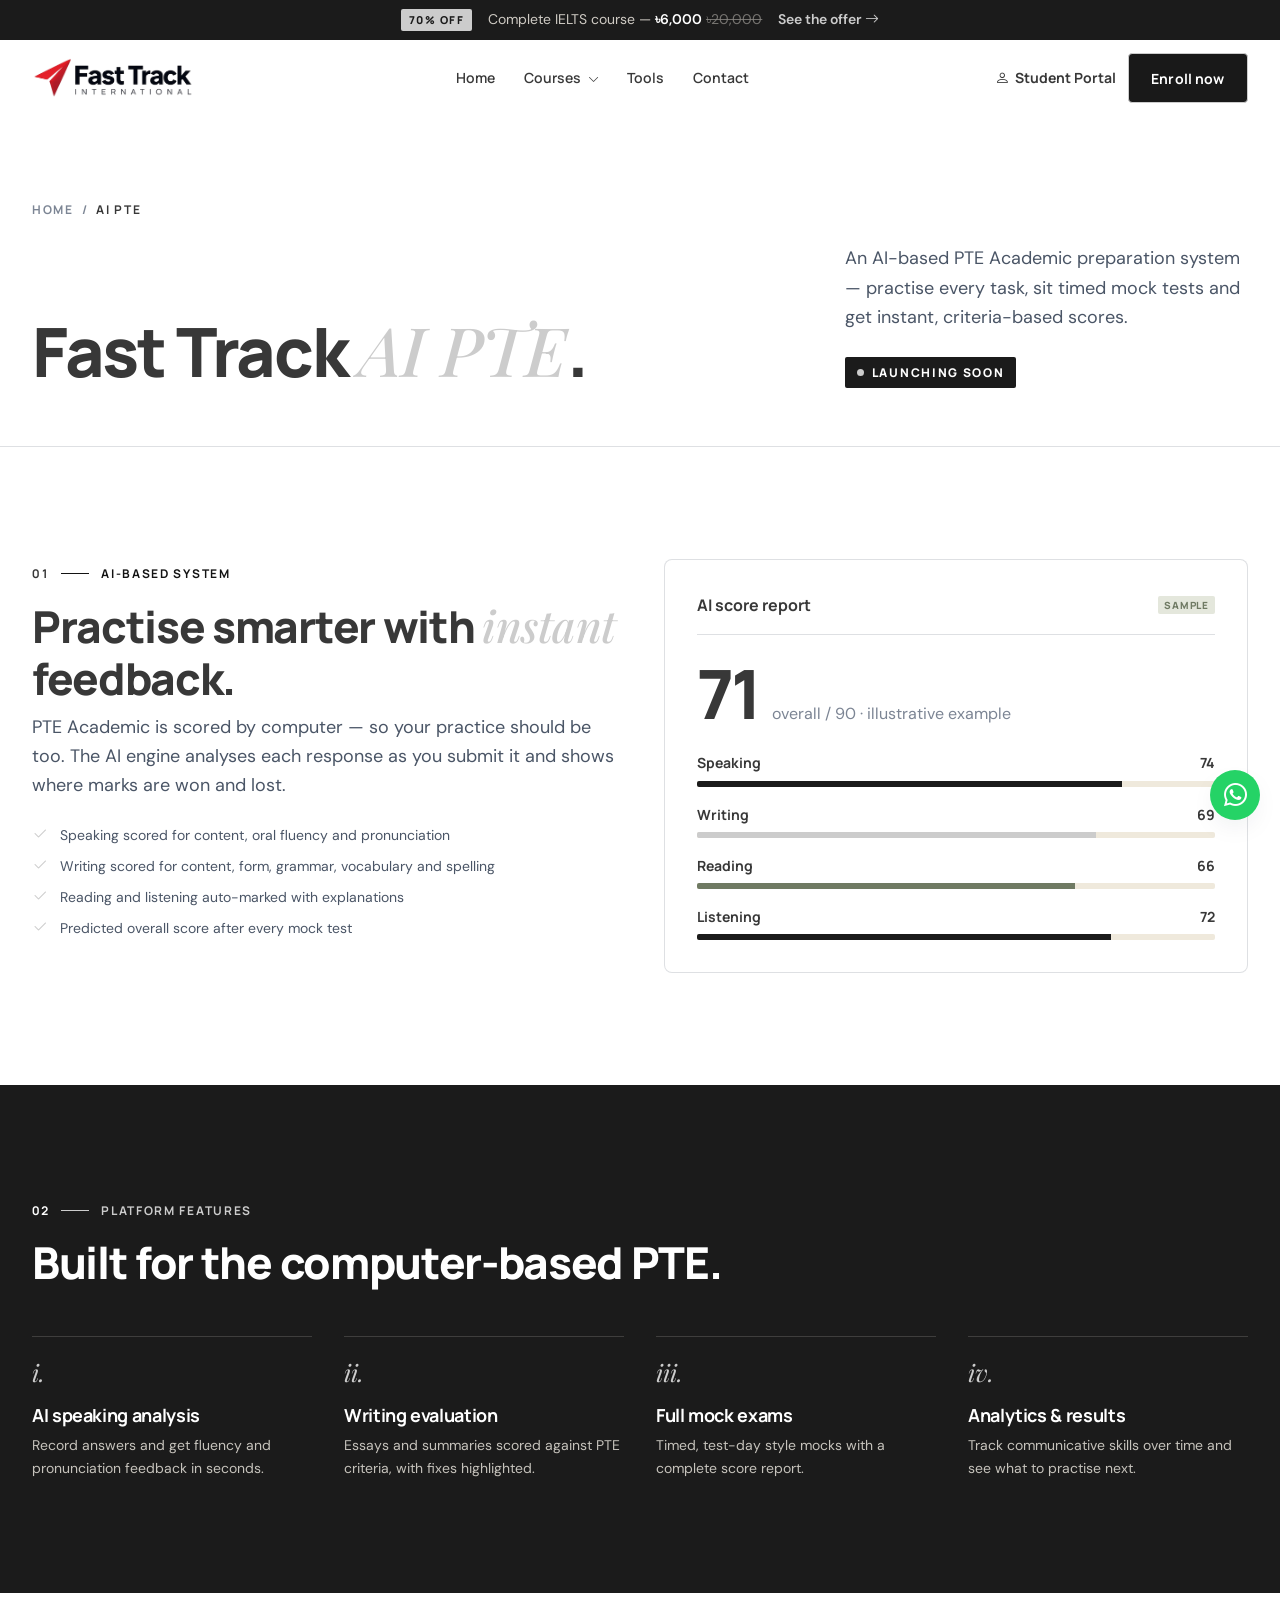
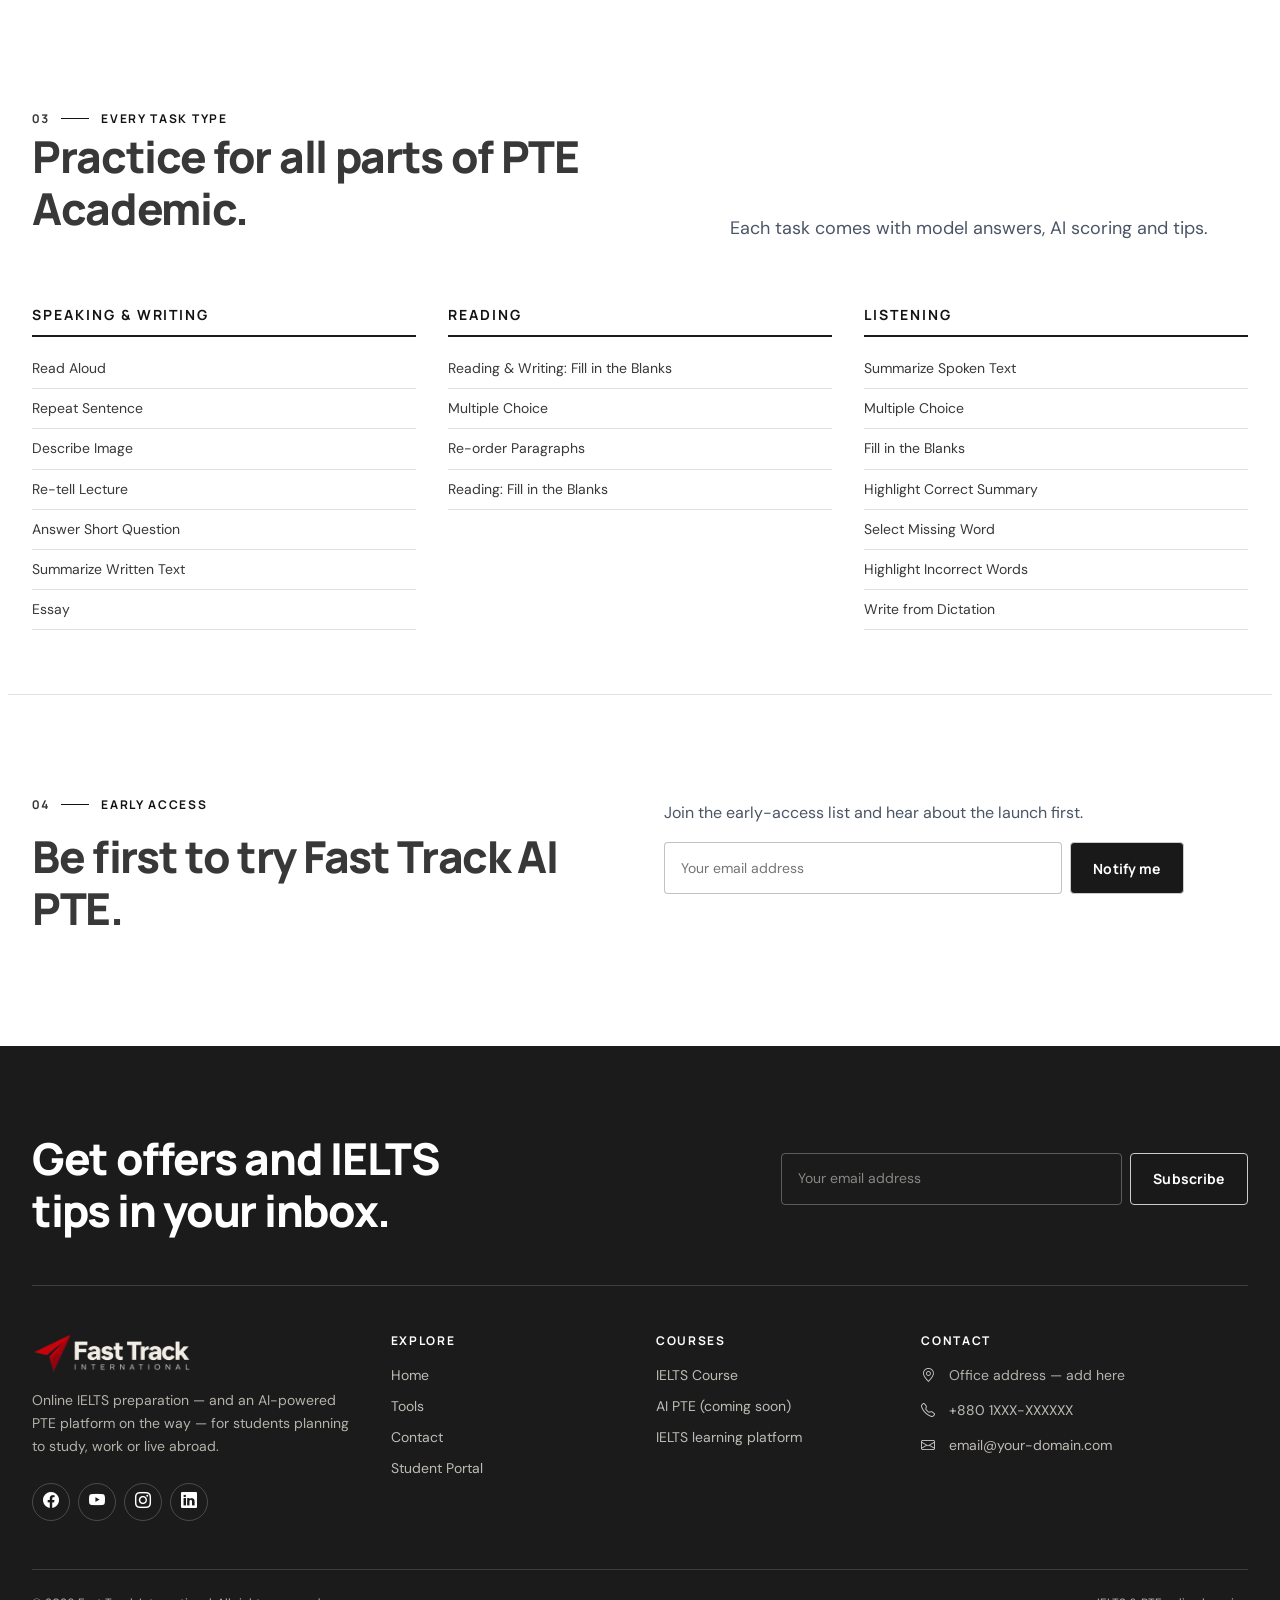
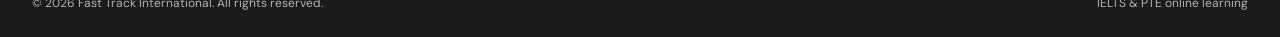
<file: pte.html>
<!DOCTYPE html>
<html lang="en" class="no-js">
<head>
  <meta charset="UTF-8">
  <meta name="viewport" content="width=device-width, initial-scale=1">
  <title>AI PTE — Coming Soon · Fast Track International</title>
  <meta name="description" content="Fast Track AI PTE: AI-based PTE Academic practice with instant scoring, mock tests and analytics. Join the early-access list.">
  <meta name="theme-color" content="#19283D">
  <meta property="og:type" content="website">
  <meta property="og:title" content="AI PTE — Coming Soon · Fast Track International">
  <meta property="og:description" content="Fast Track AI PTE: AI-based PTE Academic practice with instant scoring, mock tests and analytics. Join the early-access list.">
  <meta property="og:image" content="images/photos/destination-1600.jpg">
  <link rel="icon" type="image/png" href="images/favicon.png">
  <link rel="apple-touch-icon" href="images/apple-touch-icon.png">

  <!-- Fonts: Manrope (headings/nav) · DM Sans (body/UI) · Playfair Display (editorial accents) -->
  <link rel="preconnect" href="https://fonts.googleapis.com">
  <link rel="preconnect" href="https://fonts.gstatic.com" crossorigin>
  <link href="https://fonts.googleapis.com/css2?family=DM+Sans:opsz,wght@9..40,400;9..40,500;9..40,600;9..40,700&family=Manrope:wght@500;600;700;800&family=Playfair+Display:ital,wght@1,400;1,500;1,600&display=swap" rel="stylesheet">

  <link href="https://cdn.jsdelivr.net/npm/bootstrap@5.3.3/dist/css/bootstrap.min.css" rel="stylesheet">
  <link href="https://cdn.jsdelivr.net/npm/bootstrap-icons@1.11.3/font/bootstrap-icons.min.css" rel="stylesheet">
  <link href="css/style.css" rel="stylesheet">
</head>
<body data-page="pte">
  <a class="skip-link" href="#main">Skip to content</a>

  <!-- Announcement -->
  <div class="announce" role="region" aria-label="Enrollment offer">
    <div class="container">
      <span class="tag">70% OFF</span>
      <span>Complete IELTS course — <strong>৳6,000</strong> <del class="opacity-50">৳20,000</del></span>
      <a href="index.html#offer">See the offer <i class="bi bi-arrow-right" aria-hidden="true"></i></a>
    </div>
  </div>

  <!-- Navigation -->
  <header class="site-nav">
    <nav class="navbar navbar-expand-lg" aria-label="Main">
      <div class="container">
        <a class="navbar-brand brand" href="index.html" aria-label="Fast Track International — home">
          <img src="images/logo.png" alt="Fast Track International" width="162" height="40">
        </a>
        <button class="navbar-toggler" type="button" data-bs-toggle="collapse" data-bs-target="#siteMenu" aria-controls="siteMenu" aria-expanded="false" aria-label="Open menu">
          <span></span><span></span><span></span>
        </button>
        <div class="collapse navbar-collapse" id="siteMenu">
          <ul class="navbar-nav mx-auto">
            <li class="nav-item"><a class="nav-link" data-nav="home" href="index.html">Home</a></li>
            <li class="nav-item dropdown">
              <a class="nav-link dropdown-toggle" data-nav="courses" href="#" role="button" data-bs-toggle="dropdown" aria-expanded="false">Courses <i class="bi bi-chevron-down" aria-hidden="true"></i></a>
              <div class="dropdown-menu nav-dd">
                <a href="ielts.html" data-nav="ielts"><span class="dd-code dd-ielts">IELTS</span><span><strong>IELTS Course <span class="pill-tag orange">70% OFF</span></strong><small>All four skills, live classes, certificate</small></span></a>
                <a href="pte.html" data-nav="pte"><span class="dd-code dd-pte">PTE</span><span><strong>AI PTE <span class="pill-tag sage">SOON</span></strong><small>AI scoring, mock tests and analytics</small></span></a>
              </div>
            </li>
            <li class="nav-item"><a class="nav-link" data-nav="tools" href="tools.html">Tools</a></li>
            <li class="nav-item"><a class="nav-link" data-nav="contact" href="contact.html">Contact</a></li>
          </ul>
          <div class="nav-actions">
            <a class="nav-portal" data-nav="portal" href="portal.html"><i class="bi bi-person" aria-hidden="true"></i> Student Portal</a>
            <a class="btn btn-primary-ft" href="https://fasttrackielts.academy/">Enroll now</a>
          </div>
        </div>
      </div>
    </nav>
  </header>

  <main id="main">
  <section class="page-head">
    <div class="container">
      <nav class="crumbs" aria-label="Breadcrumb"><a href="index.html">Home</a><span aria-hidden="true">/</span><span aria-current="page">AI PTE</span></nav>
      <div class="page-head-grid">
        <h1 class="display reveal">Fast Track <span class="serif-orange">AI PTE</span>.</h1>
        <div class="ph-aside reveal" data-delay="120"><p class="m-0">An AI-based PTE Academic preparation system — practise every task, sit timed mock tests and get instant, criteria-based scores.</p><div class="btns"><span class="status-upcoming position-static"><span class="dot" aria-hidden="true"></span>Launching soon</span></div></div>
      </div>
    </div>
  </section>

    <section class="section" aria-labelledby="ai-title">
      <div class="container">
        <div class="row g-4 g-lg-5 align-items-center">
          <div class="col-lg-6 reveal">
            <p class="kicker"><span class="num">01</span><span class="bar"></span>AI-based system</p>
            <h2 id="ai-title" class="h-xl">Practise smarter with <span class="serif-orange">instant</span> feedback.</h2>
            <p class="lead-text">PTE Academic is scored by computer — so your practice should be too. The AI engine analyses each response as you submit it and shows where marks are won and lost.</p>
            <ul class="ticks">
              <li><i class="bi bi-check2" aria-hidden="true"></i>Speaking scored for content, oral fluency and pronunciation</li>
              <li><i class="bi bi-check2" aria-hidden="true"></i>Writing scored for content, form, grammar, vocabulary and spelling</li>
              <li><i class="bi bi-check2" aria-hidden="true"></i>Reading and listening auto-marked with explanations</li>
              <li><i class="bi bi-check2" aria-hidden="true"></i>Predicted overall score after every mock test</li>
            </ul>
          </div>
          <div class="col-lg-6 reveal" data-delay="120">
            <div class="score-card">
              <div class="sc-head"><strong>AI score report</strong><span class="pill-tag sage">SAMPLE</span></div>
              <div class="score-overall"><b>71</b><span>overall / 90 · illustrative example</span></div>
              <div class="bar-row"><div class="br-top"><span>Speaking</span><span>74</span></div><div class="br-track"><div class="br-fill" style="--w:82%"></div></div></div>
              <div class="bar-row"><div class="br-top"><span>Writing</span><span>69</span></div><div class="br-track"><div class="br-fill o" style="--w:77%"></div></div></div>
              <div class="bar-row"><div class="br-top"><span>Reading</span><span>66</span></div><div class="br-track"><div class="br-fill s" style="--w:73%"></div></div></div>
              <div class="bar-row mb-0"><div class="br-top"><span>Listening</span><span>72</span></div><div class="br-track"><div class="br-fill" style="--w:80%"></div></div></div>
            </div>
          </div>
        </div>
      </div>
    </section>

    <section class="section bg-navy" aria-labelledby="feat-title">
      <div class="container">
        <p class="kicker reveal"><span class="num">02</span><span class="bar"></span>Platform features</p>
        <h2 id="feat-title" class="h-xl mb-5 reveal">Built for the computer-based PTE.</h2>
        <div class="feature-cols">
          <div class="fc reveal"><span class="fc-n">i.</span><h3>AI speaking analysis</h3><p>Record answers and get fluency and pronunciation feedback in seconds.</p></div>
          <div class="fc reveal" data-delay="80"><span class="fc-n">ii.</span><h3>Writing evaluation</h3><p>Essays and summaries scored against PTE criteria, with fixes highlighted.</p></div>
          <div class="fc reveal" data-delay="160"><span class="fc-n">iii.</span><h3>Full mock exams</h3><p>Timed, test-day style mocks with a complete score report.</p></div>
          <div class="fc reveal" data-delay="240"><span class="fc-n">iv.</span><h3>Analytics &amp; results</h3><p>Track communicative skills over time and see what to practise next.</p></div>
        </div>
      </div>
    </section>

    <section class="section" aria-labelledby="tasks-title">
      <div class="container">
        <div class="section-head split">
          <div class="reveal"><p class="kicker"><span class="num">03</span><span class="bar"></span>Every task type</p><h2 id="tasks-title" class="h-xl">Practice for all parts of PTE Academic.</h2></div>
          <p class="lead-text reveal" data-delay="100">Each task comes with model answers, AI scoring and tips.</p>
        </div>
        <div class="tasks">
          <div class="reveal"><h3>Speaking &amp; Writing</h3><ul><li>Read Aloud</li><li>Repeat Sentence</li><li>Describe Image</li><li>Re-tell Lecture</li><li>Answer Short Question</li><li>Summarize Written Text</li><li>Essay</li></ul></div>
          <div class="reveal" data-delay="80"><h3>Reading</h3><ul><li>Reading &amp; Writing: Fill in the Blanks</li><li>Multiple Choice</li><li>Re-order Paragraphs</li><li>Reading: Fill in the Blanks</li></ul></div>
          <div class="reveal" data-delay="160"><h3>Listening</h3><ul><li>Summarize Spoken Text</li><li>Multiple Choice</li><li>Fill in the Blanks</li><li>Highlight Correct Summary</li><li>Select Missing Word</li><li>Highlight Incorrect Words</li><li>Write from Dictation</li></ul></div>
        </div>
      </div>
    </section>

    <section class="section pt-0" aria-labelledby="wl-title">
      <div class="container">
        <div class="row g-4 g-lg-5 align-items-center rule-top pt-5">
          <div class="col-lg-6 reveal"><p class="kicker"><span class="num">04</span><span class="bar"></span>Early access</p><h2 id="wl-title" class="h-xl m-0">Be first to try Fast Track AI PTE.</h2></div>
          <div class="col-lg-6 reveal" data-delay="100">
            <p>Join the early-access list and hear about the launch first.</p>
            <form class="js-validate" data-success="You're on the list — we'll email you at launch.">
              <div class="notify">
                <label for="wlEmail" class="visually-hidden">Email address</label>
                <input id="wlEmail" type="email" placeholder="Your email address" autocomplete="email" required>
                <button type="submit" class="btn btn-primary-ft">Notify me</button>
              </div>
              <p class="form-msg" role="status"></p>
            </form>
          </div>
        </div>
      </div>
    </section>
  </main>

  <!-- Footer -->
  <footer class="site-footer">
    <div class="container">
      <div class="footer-top">
        <h2>Get offers and IELTS tips in your inbox.</h2>
        <form class="js-validate" data-success="Subscribed — thank you.">
          <div class="f-sub">
            <label for="fSub" class="visually-hidden">Email address</label>
            <input id="fSub" type="email" placeholder="Your email address" autocomplete="email" required>
            <button type="submit" class="btn btn-primary-ft">Subscribe</button>
          </div>
          <p class="form-msg" role="status"></p>
        </form>
      </div>

      <div class="footer-cols">
        <div>
          <img src="images/logo-light.png" alt="Fast Track International" width="160" height="40" loading="lazy">
          <p>Online IELTS preparation — and an AI-powered PTE platform on the way — for students planning to study, work or live abroad.</p>
          <div class="socials">
            <!-- TODO: add real social profile URLs -->
            <a href="#" aria-label="Facebook"><i class="bi bi-facebook" aria-hidden="true"></i></a>
            <a href="#" aria-label="YouTube"><i class="bi bi-youtube" aria-hidden="true"></i></a>
            <a href="#" aria-label="Instagram"><i class="bi bi-instagram" aria-hidden="true"></i></a>
            <a href="#" aria-label="LinkedIn"><i class="bi bi-linkedin" aria-hidden="true"></i></a>
          </div>
        </div>
        <nav aria-label="Footer — explore">
          <h3>Explore</h3>
          <ul class="f-links">
            <li><a href="index.html">Home</a></li>
            <li><a href="tools.html">Tools</a></li>
            <li><a href="contact.html">Contact</a></li>
            <li><a href="portal.html">Student Portal</a></li>
          </ul>
        </nav>
        <nav aria-label="Footer — courses">
          <h3>Courses</h3>
          <ul class="f-links">
            <li><a href="ielts.html">IELTS Course</a></li>
            <li><a href="pte.html">AI PTE (coming soon)</a></li>
            <li><a href="https://fasttrackielts.academy/">IELTS learning platform</a></li>
          </ul>
        </nav>
        <div>
          <h3>Contact</h3>
          <!-- TODO: replace placeholder contact details -->
          <ul class="f-contact">
            <li><i class="bi bi-geo-alt" aria-hidden="true"></i><span>Office address — add here</span></li>
            <li><i class="bi bi-telephone" aria-hidden="true"></i><a href="#contact-phone-todo">+880 1XXX-XXXXXX</a></li>
            <li><i class="bi bi-envelope" aria-hidden="true"></i><a href="mailto:email@your-domain.com">email@your-domain.com</a></li>
          </ul>
        </div>
      </div>

      <div class="footer-bottom">
        <span>&copy; <span class="js-year">2026</span> Fast Track International. All rights reserved.</span>
        <span>IELTS &amp; PTE online learning</span>
      </div>
    </div>
  </footer>

  <!-- WhatsApp — TODO: put your number in the link, e.g. https://wa.me/8801XXXXXXXXX -->
  <a href="https://wa.me/" class="wa-float" aria-label="Chat with us on WhatsApp">
    <i class="bi bi-whatsapp" aria-hidden="true"></i><span class="wa-tip">Chat with us</span>
  </a>
  <button type="button" id="toTop" class="to-top" aria-label="Back to top"><i class="bi bi-arrow-up" aria-hidden="true"></i></button>

  <script src="https://cdn.jsdelivr.net/npm/jquery@3.7.1/dist/jquery.min.js"></script>
  <script src="https://cdn.jsdelivr.net/npm/bootstrap@5.3.3/dist/js/bootstrap.bundle.min.js"></script>
  <script src="js/main.js"></script>
</body>
</html>
</file>
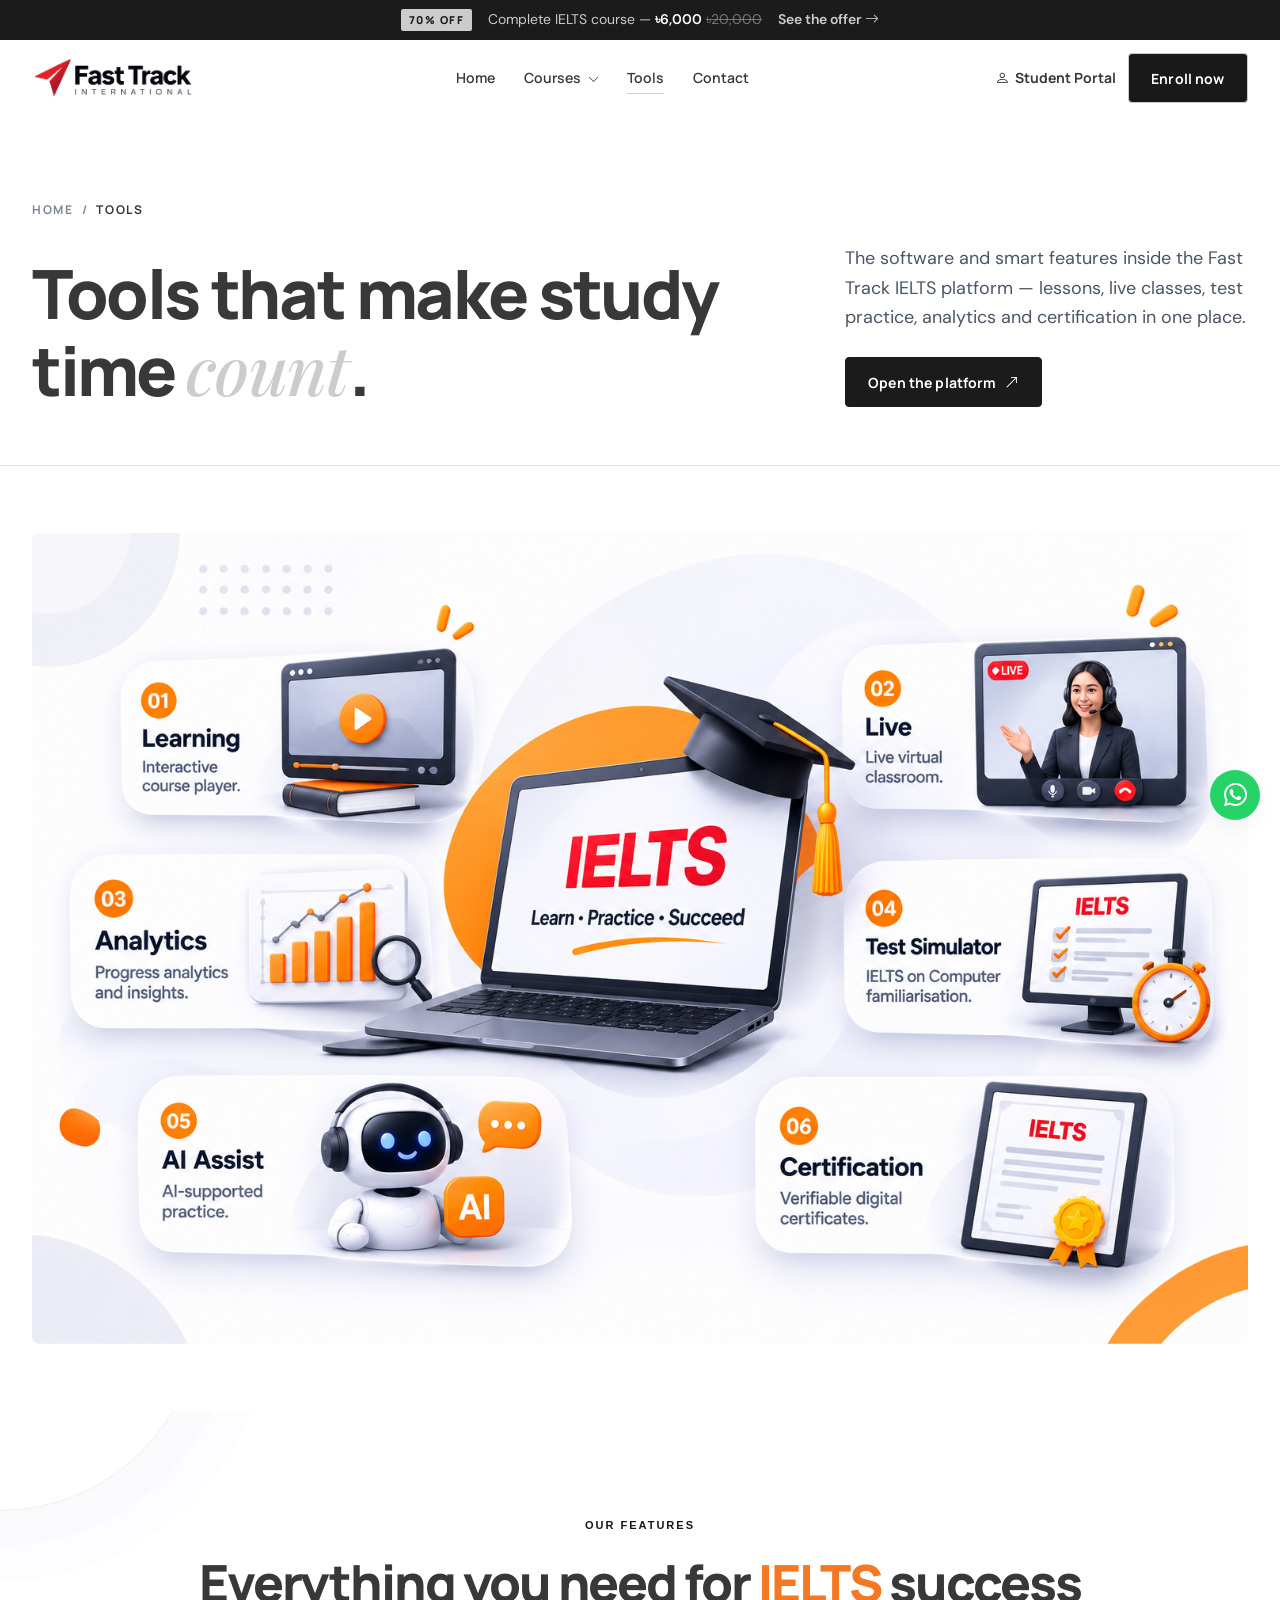
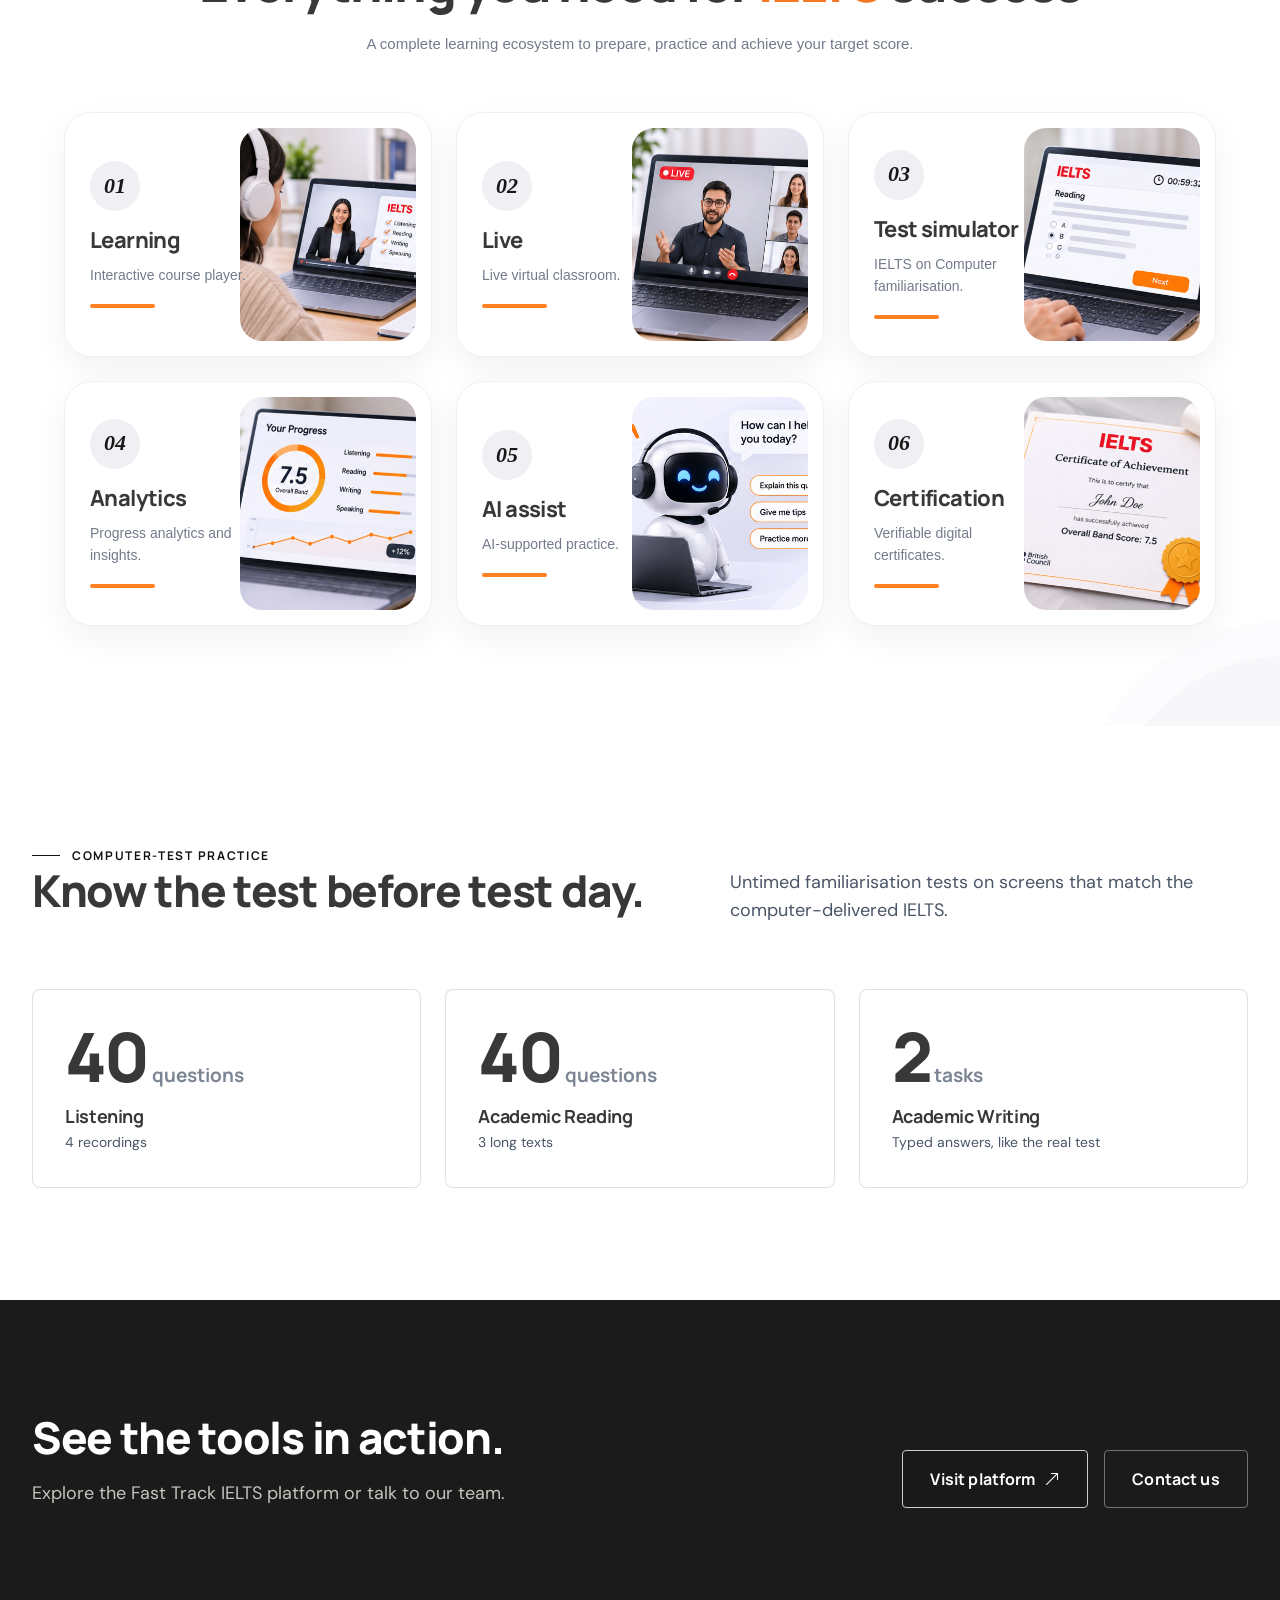
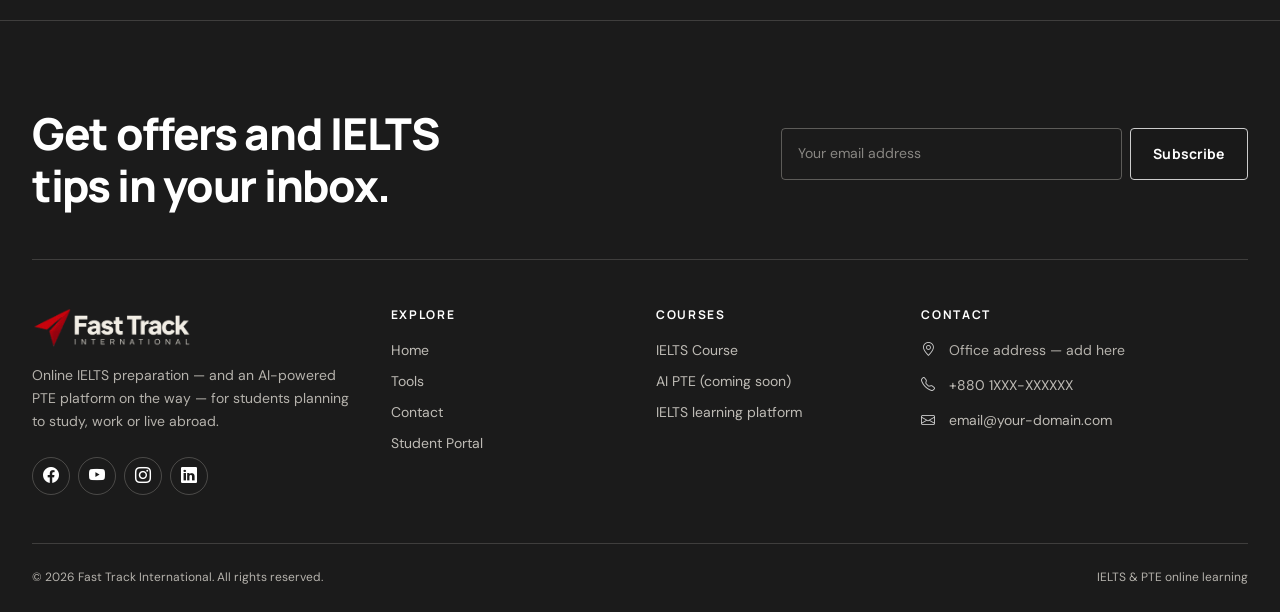
<file: tools.html>
<!DOCTYPE html>
<html lang="en" class="no-js">

<head>
  <meta charset="UTF-8">
  <meta name="viewport" content="width=device-width, initial-scale=1">
  <title>Learning Tools · Fast Track International</title>
  <meta name="description" content="The software and smart features inside the Fast Track IELTS platform.">
  <meta name="theme-color" content="#19283D">
  <meta property="og:type" content="website">
  <meta property="og:title" content="Learning Tools · Fast Track International">
  <meta property="og:description" content="The software and smart features inside the Fast Track IELTS platform.">
  <meta property="og:image" content="images/photos/destination-1600.jpg">
  <link rel="icon" type="image/png" href="images/favicon.png">
  <link rel="apple-touch-icon" href="images/apple-touch-icon.png">

  <!-- Fonts: Manrope (headings/nav) · DM Sans (body/UI) · Playfair Display (editorial accents) -->
  <link rel="preconnect" href="https://fonts.googleapis.com">
  <link rel="preconnect" href="https://fonts.gstatic.com" crossorigin>
  <link
    href="https://fonts.googleapis.com/css2?family=DM+Sans:opsz,wght@9..40,400;9..40,500;9..40,600;9..40,700&family=Manrope:wght@500;600;700;800&family=Playfair+Display:ital,wght@1,400;1,500;1,600&display=swap"
    rel="stylesheet">

  <link href="https://cdn.jsdelivr.net/npm/bootstrap@5.3.3/dist/css/bootstrap.min.css" rel="stylesheet">
  <link href="https://cdn.jsdelivr.net/npm/bootstrap-icons@1.11.3/font/bootstrap-icons.min.css" rel="stylesheet">
  <link href="css/style.css" rel="stylesheet">
</head>

<body data-page="tools">
  <a class="skip-link" href="#main">Skip to content</a>

  <!-- Announcement -->
  <div class="announce" role="region" aria-label="Enrollment offer">
    <div class="container">
      <span class="tag">70% OFF</span>
      <span>Complete IELTS course — <strong>৳6,000</strong> <del class="opacity-50">৳20,000</del></span>
      <a href="index.html#offer">See the offer <i class="bi bi-arrow-right" aria-hidden="true"></i></a>
    </div>
  </div>

  <!-- Navigation -->
  <header class="site-nav">
    <nav class="navbar navbar-expand-lg" aria-label="Main">
      <div class="container">
        <a class="navbar-brand brand" href="index.html" aria-label="Fast Track International — home">
          <img src="images/logo.png" alt="Fast Track International" width="162" height="40">
        </a>
        <button class="navbar-toggler" type="button" data-bs-toggle="collapse" data-bs-target="#siteMenu"
          aria-controls="siteMenu" aria-expanded="false" aria-label="Open menu">
          <span></span><span></span><span></span>
        </button>
        <div class="collapse navbar-collapse" id="siteMenu">
          <ul class="navbar-nav mx-auto">
            <li class="nav-item"><a class="nav-link" data-nav="home" href="index.html">Home</a></li>
            <li class="nav-item dropdown">
              <a class="nav-link dropdown-toggle" data-nav="courses" href="#" role="button" data-bs-toggle="dropdown"
                aria-expanded="false">Courses <i class="bi bi-chevron-down" aria-hidden="true"></i></a>
              <div class="dropdown-menu nav-dd">
                <a href="ielts.html" data-nav="ielts"><span class="dd-code dd-ielts">IELTS</span><span><strong>IELTS
                      Course <span class="pill-tag orange">70% OFF</span></strong><small>All four skills, live classes,
                      certificate</small></span></a>
                <a href="pte.html" data-nav="pte"><span class="dd-code dd-pte">PTE</span><span><strong>AI PTE <span
                        class="pill-tag sage">SOON</span></strong><small>AI scoring, mock tests and
                      analytics</small></span></a>
              </div>
            </li>
            <li class="nav-item"><a class="nav-link" data-nav="tools" href="tools.html">Tools</a></li>
            <li class="nav-item"><a class="nav-link" data-nav="contact" href="contact.html">Contact</a></li>
          </ul>
          <div class="nav-actions">
            <a class="nav-portal" data-nav="portal" href="portal.html"><i class="bi bi-person" aria-hidden="true"></i>
              Student Portal</a>
            <a class="btn btn-primary-ft" href="https://fasttrackielts.academy/">Enroll now</a>
          </div>
        </div>
      </div>
    </nav>
  </header>

  <main id="main">
    <section class="page-head">
      <div class="container">
        <nav class="crumbs" aria-label="Breadcrumb"><a href="index.html">Home</a><span aria-hidden="true">/</span><span
            aria-current="page">Tools</span></nav>
        <div class="page-head-grid">
          <h1 class="display reveal">Tools that make study time <span class="serif-orange">count</span>.</h1>
          <div class="ph-aside reveal" data-delay="120">
            <p class="m-0">The software and smart features inside the Fast Track IELTS platform — lessons, live classes,
              test practice, analytics and certification in one place.</p>
            <div class="btns"><a href="https://fasttrackielts.academy/" class="btn btn-navy">Open the platform <i
                  class="bi bi-arrow-up-right" aria-hidden="true"></i></a></div>
          </div>
        </div>
      </div>
    </section>

    <section class="section-tight">
      <div class="container">
        <figure class="m-0 reveal"><img class="reveal-img w-100" style="border-radius:var(--r-md)"
            src="images/photos/tool-thumb.png" alt="Illustration of the Fast Track IELTS course dashboard"
            width="640" height="420" loading="lazy"></figure>
      </div>
    </section>


    <section class="ielts-features">
      <div class="feature-container">

        <!-- Heading -->
        <div class="feature-header">
          <span class="feature-eyebrow">OUR FEATURES</span>
          <h2>Everything you need for <span>IELTS</span> success</h2>
          <p>A complete learning ecosystem to prepare, practice and achieve your target score.</p>
        </div>

        <!-- Feature Cards -->
        <div class="feature-grid">

          <div class="feature-card">
            <div class="feature-info">
              <span class="feature-number">01</span>
              <h3>Learning</h3>
              <p>Interactive course player.</p>
              <span class="feature-line"></span>
            </div>
            <div class="feature-image">
              <img src="images/photos/tool-1.png" alt="Online learning">
            </div>
          </div>

          <div class="feature-card">
            <div class="feature-info">
              <span class="feature-number">02</span>
              <h3>Live</h3>
              <p>Live virtual classroom.</p>
              <span class="feature-line"></span>
            </div>
            <div class="feature-image">
              <img src="images/photos/tool-2.png" alt="Live virtual classroom">
            </div>
          </div>

          <div class="feature-card">
            <div class="feature-info">
              <span class="feature-number">03</span>
              <h3>Test simulator</h3>
              <p>IELTS on Computer familiarisation.</p>
              <span class="feature-line"></span>
            </div>
            <div class="feature-image">
              <img src="images/photos/tool-3.png" alt="IELTS test simulator">
            </div>
          </div>

          <div class="feature-card">
            <div class="feature-info">
              <span class="feature-number">04</span>
              <h3>Analytics</h3>
              <p>Progress analytics and insights.</p>
              <span class="feature-line"></span>
            </div>
            <div class="feature-image">
              <img src="images/photos/tool-4.png" alt="Learning analytics">
            </div>
          </div>

          <div class="feature-card">
            <div class="feature-info">
              <span class="feature-number">05</span>
              <h3>AI assist</h3>
              <p>AI-supported practice.</p>
              <span class="feature-line"></span>
            </div>
            <div class="feature-image">
              <img src="images/photos/tool-5.png" alt="AI supported learning">
            </div>
          </div>

          <div class="feature-card">
            <div class="feature-info">
              <span class="feature-number">06</span>
              <h3>Certification</h3>
              <p>Verifiable digital certificates.</p>
              <span class="feature-line"></span>
            </div>
            <div class="feature-image">
              <img src="images/photos/tool-6.png" alt="Digital certificate">
            </div>
          </div>

        </div>
      </div>
    </section>

    <section class="section bg-white" aria-labelledby="cbt-title">
      <div class="container">
        <div class="section-head split">
          <div class="reveal">
            <p class="kicker"><span class="bar"></span>Computer-test practice</p>
            <h2 id="cbt-title" class="h-xl">Know the test before test day.</h2>
          </div>
          <p class="lead-text reveal" data-delay="100">Untimed familiarisation tests on screens that match the
            computer-delivered IELTS.</p>
        </div>
        <div class="cbt">
          <div class="cb reveal">
            <div class="cb-big">40<small>questions</small></div>
            <h3>Listening</h3>
            <p>4 recordings</p>
          </div>
          <div class="cb reveal" data-delay="80">
            <div class="cb-big">40<small>questions</small></div>
            <h3>Academic Reading</h3>
            <p>3 long texts</p>
          </div>
          <div class="cb reveal" data-delay="160">
            <div class="cb-big">2<small>tasks</small></div>
            <h3>Academic Writing</h3>
            <p>Typed answers, like the real test</p>
          </div>
        </div>
      </div>
    </section>

    <section class="section bg-navy">
      <div class="container">
        <div class="row g-4 align-items-end">
          <div class="col-lg-8 reveal">
            <h2 class="h-xl mb-3">See the tools in action.</h2>
            <p class="lead-text m-0" style="color:rgba(246,242,233,.78)">Explore the Fast Track IELTS platform or talk
              to our team.</p>
          </div>
          <div class="col-lg-4 d-flex flex-wrap gap-3 justify-content-lg-end reveal" data-delay="100"><a
              href="https://fasttrackielts.academy/" class="btn btn-primary-ft btn-lg">Visit platform <i
                class="bi bi-arrow-up-right" aria-hidden="true"></i></a><a href="contact.html"
              class="btn btn-line-light btn-lg">Contact us</a></div>
        </div>
      </div>
    </section>
  </main>

  <!-- Footer -->
  <footer class="site-footer">
    <div class="container">
      <div class="footer-top">
        <h2>Get offers and IELTS tips in your inbox.</h2>
        <form class="js-validate" data-success="Subscribed — thank you.">
          <div class="f-sub">
            <label for="fSub" class="visually-hidden">Email address</label>
            <input id="fSub" type="email" placeholder="Your email address" autocomplete="email" required>
            <button type="submit" class="btn btn-primary-ft">Subscribe</button>
          </div>
          <p class="form-msg" role="status"></p>
        </form>
      </div>

      <div class="footer-cols">
        <div>
          <img src="images/logo-light.png" alt="Fast Track International" width="160" height="40" loading="lazy">
          <p>Online IELTS preparation — and an AI-powered PTE platform on the way — for students planning to study, work
            or live abroad.</p>
          <div class="socials">
            <!-- TODO: add real social profile URLs -->
            <a href="#" aria-label="Facebook"><i class="bi bi-facebook" aria-hidden="true"></i></a>
            <a href="#" aria-label="YouTube"><i class="bi bi-youtube" aria-hidden="true"></i></a>
            <a href="#" aria-label="Instagram"><i class="bi bi-instagram" aria-hidden="true"></i></a>
            <a href="#" aria-label="LinkedIn"><i class="bi bi-linkedin" aria-hidden="true"></i></a>
          </div>
        </div>
        <nav aria-label="Footer — explore">
          <h3>Explore</h3>
          <ul class="f-links">
            <li><a href="index.html">Home</a></li>
            <li><a href="tools.html">Tools</a></li>
            <li><a href="contact.html">Contact</a></li>
            <li><a href="portal.html">Student Portal</a></li>
          </ul>
        </nav>
        <nav aria-label="Footer — courses">
          <h3>Courses</h3>
          <ul class="f-links">
            <li><a href="ielts.html">IELTS Course</a></li>
            <li><a href="pte.html">AI PTE (coming soon)</a></li>
            <li><a href="https://fasttrackielts.academy/">IELTS learning platform</a></li>
          </ul>
        </nav>
        <div>
          <h3>Contact</h3>
          <!-- TODO: replace placeholder contact details -->
          <ul class="f-contact">
            <li><i class="bi bi-geo-alt" aria-hidden="true"></i><span>Office address — add here</span></li>
            <li><i class="bi bi-telephone" aria-hidden="true"></i><a href="#contact-phone-todo">+880 1XXX-XXXXXX</a>
            </li>
            <li><i class="bi bi-envelope" aria-hidden="true"></i><a
                href="mailto:email@your-domain.com">email@your-domain.com</a></li>
          </ul>
        </div>
      </div>

      <div class="footer-bottom">
        <span>&copy; <span class="js-year">2026</span> Fast Track International. All rights reserved.</span>
        <span>IELTS &amp; PTE online learning</span>
      </div>
    </div>
  </footer>

  <!-- WhatsApp — TODO: put your number in the link, e.g. https://wa.me/8801XXXXXXXXX -->
  <a href="https://wa.me/" class="wa-float" aria-label="Chat with us on WhatsApp">
    <i class="bi bi-whatsapp" aria-hidden="true"></i><span class="wa-tip">Chat with us</span>
  </a>
  <button type="button" id="toTop" class="to-top" aria-label="Back to top"><i class="bi bi-arrow-up"
      aria-hidden="true"></i></button>

  <script src="https://cdn.jsdelivr.net/npm/jquery@3.7.1/dist/jquery.min.js"></script>
  <script src="https://cdn.jsdelivr.net/npm/bootstrap@5.3.3/dist/js/bootstrap.bundle.min.js"></script>
  <script src="js/main.js"></script>
</body>

</html>
</file>
<file: css/style.css>
/* =====================================================================
   Fast Track International — Visual identity v3 (editorial)
   Warm Ivory · Deep Navy · Terracotta · Soft Sage · White
   Type: Manrope (headings/nav) · DM Sans (body/UI) · Playfair Display (editorial accents)
   ===================================================================== */

/* ---------------------------------------------------------------------
   1. Tokens
   --------------------------------------------------------------------- */
:root {
  /* Colour */
  --ivory: #fff;
  --ivory-2: #efe9dc;
  --ivory-3: #e5ddcb;
  --navy: #1b1b1b;
  --navy-2: #22344e;
  --navy-3: #2e4363;
  --orange: #ccc;
  --orange-d: #131313;
  --orange-l: #fbe3d5;
  --sage: #a8b39a;
  --sage-d: #6f7a63;
  --sage-l: #e4e7dc;
  --white: #ffffff;
  --ink: #383838;
  --text: #4a5566;
  --muted: #7c8594;
  --rule: rgba(25, 40, 61, 0.14);
  --rule-strong: rgba(25, 40, 61, 0.28);
  --rule-light: rgba(246, 242, 233, 0.16);

  /* Type families */
  --f-head: "Manrope", system-ui, -apple-system, "Segoe UI", sans-serif;
  --f-body: "DM Sans", system-ui, -apple-system, "Segoe UI", sans-serif;
  --f-serif: "Playfair Display", Georgia, "Times New Roman", serif;

  /* Type scale (fluid, ~1.25 ratio) */
  --fs-12: 0.75rem;
  --fs-14: 0.875rem;
  --fs-16: 1rem;
  --fs-18: 1.125rem;
  --fs-20: clamp(1.1rem, 1.05rem + 0.25vw, 1.25rem);
  --fs-24: clamp(1.3rem, 1.15rem + 0.6vw, 1.5rem);
  --fs-32: clamp(1.6rem, 1.3rem + 1.2vw, 2rem);
  --fs-44: clamp(2rem, 1.4rem + 2.4vw, 2.75rem);
  --fs-64: clamp(2.6rem, 1.6rem + 4vw, 4.25rem);
  --fs-96: clamp(3.6rem, 2rem + 7vw, 7rem);
  --lh-tight: 1.08;
  --lh-head: 1.18;
  --lh-body: 1.65;
  --track-caps: 0.14em;

  /* Spacing (8pt) */
  --s-1: 0.25rem;
  --s-2: 0.5rem;
  --s-3: 0.75rem;
  --s-4: 1rem;
  --s-5: 1.5rem;
  --s-6: 2rem;
  --s-7: 3rem;
  --s-8: 4rem;
  --s-9: 6rem;
  --section: clamp(4.5rem, 3rem + 5vw, 8.5rem);
  --nav-h: 76px;
  --container: 1240px;

  /* Shape — restrained */
  --r-xs: 2px;
  --r-sm: 4px;
  --r-md: 8px;
  --r-pill: 999px;

  /* Elevation — soft, warm */
  --sh-1: 0 1px 2px rgba(25, 40, 61, 0.06);
  --sh-2: 0 10px 30px -12px rgba(25, 40, 61, 0.18);
  --sh-3: 0 30px 60px -24px rgba(25, 40, 61, 0.28);

  /* Motion */
  --ease: cubic-bezier(0.2, 0.7, 0.2, 1);
  --t-1: 0.18s;
  --t-2: 0.35s;
  --t-3: 0.7s;
}

/* ---------------------------------------------------------------------
   2. Base
   --------------------------------------------------------------------- */
*,
*::before,
*::after {
  box-sizing: border-box;
}
html {
  scroll-padding-top: calc(var(--nav-h) + 12px);
  -webkit-text-size-adjust: 100%;
}
body {
  margin: 0;
  font-family: var(--f-body);
  font-size: var(--fs-16);
  line-height: var(--lh-body);
  color: var(--text);
  background: var(--ivory);
  overflow-x: clip;
  -webkit-font-smoothing: antialiased;
  text-rendering: optimizeLegibility;
}
.container {
  max-width: var(--container);
}
h1,
h2,
h3,
h4,
h5,
h6 {
  font-family: var(--f-head);
  color: var(--ink);
  font-weight: 700;
  line-height: var(--lh-head);
  letter-spacing: -0.02em;
  margin-top: 0;
}
p {
  margin-top: 0;
}
a {
  color: var(--navy);
  text-underline-offset: 3px;
  transition: color var(--t-1);
}
a:hover {
  color: var(--orange-d);
}
img,
svg {
  max-width: 100%;
  height: auto;
  display: block;
}
::selection {
  background: var(--orange);
  color: var(--white);
}
:focus-visible {
  outline: 2px solid var(--orange);
  outline-offset: 3px;
}

.serif {
  font-family: var(--f-serif);
  font-style: italic;
  font-weight: 500;
  letter-spacing: -0.01em;
}
.serif-orange {
  font-family: var(--f-serif);
  font-style: italic;
  font-weight: 500;
  color: var(--orange);
  letter-spacing: -0.01em;
}
.text-orange {
  color: var(--orange) !important;
}
.text-sage {
  color: var(--sage-d) !important;
}
.bg-ivory-2 {
  background: var(--ivory-2);
}
.bg-white {
  background: var(--white) !important;
}
.bg-navy {
  background: var(--navy);
  color: rgba(246, 242, 233, 0.78);
}
.bg-navy h1,
.bg-navy h2,
.bg-navy h3,
.bg-navy h4 {
  color: var(--ivory);
}

.skip-link {
  position: absolute;
  left: var(--s-4);
  top: -60px;
  z-index: 2000;
  padding: var(--s-2) var(--s-4);
  background: var(--navy);
  color: var(--ivory);
  border-radius: var(--r-sm);
}
.skip-link:focus {
  top: var(--s-3);
  color: var(--ivory);
}

/* ---------------------------------------------------------------------
   3. Shared typographic pieces
   --------------------------------------------------------------------- */
.kicker {
  display: inline-flex;
  align-items: center;
  gap: var(--s-3);
  margin-bottom: var(--s-4);
  font-family: var(--f-head);
  font-size: var(--fs-12);
  font-weight: 700;
  letter-spacing: var(--track-caps);
  text-transform: uppercase;
  color: var(--orange-d);
}
.kicker .num {
  color: var(--ink);
  font-variant-numeric: tabular-nums;
}
.kicker .bar {
  width: 28px;
  height: 1px;
  background: currentColor;
}
.bg-navy .kicker,
.kicker.on-dark {
  color: var(--orange);
}
.bg-navy .kicker .num,
.kicker.on-dark .num {
  color: var(--ivory);
}

.display {
  font-size: var(--fs-64);
  line-height: var(--lh-tight);
  letter-spacing: -0.035em;
  font-weight: 800;
}
.h-xl {
  font-size: var(--fs-44);
  line-height: var(--lh-head);
  letter-spacing: -0.03em;
  font-weight: 800;
}
.h-lg {
  font-size: var(--fs-32);
  font-weight: 800;
  letter-spacing: -0.025em;
}
.lead-text {
  font-size: var(--fs-18);
  line-height: 1.6;
  color: var(--text);
}
.small-caps {
  font-family: var(--f-head);
  font-size: var(--fs-12);
  font-weight: 700;
  letter-spacing: var(--track-caps);
  text-transform: uppercase;
}

.section {
  padding: var(--section) 0;
  position: relative;
}
.section-tight {
  padding: calc(var(--section) * 0.6) 0;
}
.section-head {
  display: grid;
  gap: var(--s-5);
  margin-bottom: var(--s-8);
}
@media (min-width: 992px) {
  .section-head.split {
    grid-template-columns: 1.1fr 0.9fr;
    align-items: end;
    gap: var(--s-8);
  }
  .section-head.split p {
    margin: 0;
  }
}
.rule-top {
  border-top: 1px solid var(--rule);
}

.t-shape {
  top: 0;
  left: 0;
  right: 0;
  z-index: 999;
  position: absolute;
}

/* ---------------------------------------------------------------------
   4. Buttons & links
   --------------------------------------------------------------------- */
.btn {
  --bs-btn-font-family: var(--f-head);
  display: inline-flex;
  align-items: center;
  justify-content: center;
  gap: var(--s-2);
  padding: 0.85rem 1.4rem;
  border-radius: var(--r-sm);
  font-family: var(--f-head);
  font-size: var(--fs-14);
  font-weight: 700;
  letter-spacing: 0.01em;
  white-space: nowrap;
  border: 1px solid transparent;
  transition:
    background-color var(--t-2) var(--ease),
    color var(--t-2) var(--ease),
    border-color var(--t-2) var(--ease),
    transform var(--t-2) var(--ease);
}
.btn i {
  transition: transform var(--t-2) var(--ease);
}
.btn:hover i.bi-arrow-right,
.btn:hover i.bi-arrow-up-right {
  transform: translateX(3px);
}
.btn:active {
  transform: translateY(1px);
}
.btn-lg {
  padding: 1rem 1.7rem;
  font-size: var(--fs-16);
}
.btn-primary-ft {
  background: #191919;
  color: var(--white);
  border-color: var(--orange);
}
.btn-primary-ft:hover,
.btn-primary-ft:focus-visible {
  background: var(--orange-d);
  border-color: var(--orange-d);
  color: var(--white);
}
.btn-navy {
  background: var(--navy);
  color: var(--ivory);
  border-color: var(--navy);
}
.btn-navy:hover {
  background: var(--navy-3);
  border-color: var(--navy-3);
  color: var(--ivory);
}
.btn-line {
  background: transparent;
  color: var(--navy);
  border-color: var(--rule-strong);
}
.btn-line:hover {
  border-color: var(--navy);
  color: var(--navy);
  background: var(--white);
}
.btn-line-light {
  background: transparent;
  color: var(--ivory);
  border-color: rgba(246, 242, 233, 0.4);
}
.btn-line-light:hover {
  background: var(--ivory);
  color: var(--navy);
  border-color: var(--ivory);
}
.btn[disabled] {
  opacity: 0.6;
  pointer-events: none;
}

.link-arrow {
  display: inline-flex;
  align-items: center;
  gap: var(--s-2);
  font-family: var(--f-head);
  font-size: var(--fs-14);
  font-weight: 700;
  color: var(--navy);
  text-decoration: none;
}
.link-arrow i {
  transition: transform var(--t-2) var(--ease);
}
.link-arrow:hover {
  color: var(--orange-d);
}
.link-arrow:hover i {
  transform: translateX(4px);
}

/* check list  */
.check-list {
  list-style: none;
  padding: 0;
}

.check-list li {
  position: relative;
  padding-left: 20px;
  margin-bottom: 12px;
}

.check-list li::before {
  content: "✓";
  position: absolute;
  left: 0;
  top: 0;
  font-weight: bold;
}

/* Read more — line grows to fill the row */
.read-more {
  display: flex;
  align-items: center;
  gap: var(--s-3);
  width: 100%;
  font-family: var(--f-head);
  font-size: var(--fs-14);
  font-weight: 700;
  color: var(--navy);
  text-decoration: none;
}
.read-more .rm-text {
  flex-shrink: 0;
  border-bottom: 1px solid currentColor;
  padding-bottom: 1px;
}
.read-more .rm-line {
  position: relative;
  flex: 0 1 24px;
  height: 1px;
  background: currentColor;
  transition: flex-basis 0.6s var(--ease);
}
.read-more .rm-line::after {
  content: "";
  position: absolute;
  right: 0;
  top: 50%;
  width: 8px;
  height: 8px;
  border-top: 1px solid currentColor;
  border-right: 1px solid currentColor;
  transform: translateY(-50%) rotate(45deg);
}
.read-more:hover,
.read-more:focus-visible,
.read-more.is-open,
.news-item:hover .read-more {
  color: var(--orange-d);
}
.read-more:hover .rm-line,
.read-more:focus-visible .rm-line,
.read-more.is-open .rm-line,
.news-item:hover .rm-line {
  flex-basis: 10%;
}

/* ---------------------------------------------------------------------
   5. Announcement + navigation
   --------------------------------------------------------------------- */
.announce {
  background: var(--navy);
  color: rgba(246, 242, 233, 0.82);
  font-size: var(--fs-14);
}
.announce .container {
  display: flex;
  align-items: center;
  justify-content: center;
  gap: var(--s-4);
  min-height: 40px;
  padding-block: var(--s-2);
  text-align: center;
  flex-wrap: wrap;
}
.announce strong {
  color: var(--ivory);
  font-weight: 600;
}
.announce a {
  color: var(--orange);
  font-weight: 600;
  text-decoration: none;
}
.announce a:hover {
  color: var(--ivory);
}
.announce .tag {
  font-family: var(--f-head);
  font-size: 0.68rem;
  font-weight: 800;
  letter-spacing: var(--track-caps);
  color: var(--navy);
  background: var(--orange);
  padding: 2px 8px;
  border-radius: var(--r-xs);
}

.site-nav {
  position: sticky;
  top: 0;
  z-index: 1030;
  background: var(--ivory);
  backdrop-filter: blur(8px);
  -webkit-backdrop-filter: blur(8px);
  border-bottom: 1px solid transparent;
  transition:
    border-color var(--t-2),
    background-color var(--t-2);
}
.site-nav.scrolled {
  border-color: var(--rule);
  background: rgba(246, 242, 233, 0.98);
}
.site-nav .navbar {
  min-height: var(--nav-h);
  padding: 0;
}
.brand img {
  width: 162px;
  height: auto;
}
@media (max-width: 575.98px) {
  .brand img {
    width: 140px;
  }
}
.site-nav .nav-link {
  position: relative;
  font-family: var(--f-head);
  font-size: var(--fs-14);
  font-weight: 600;
  color: var(--ink);
  padding: 0.5rem 0.9rem !important;
}
.site-nav .nav-link::after {
  content: "";
  position: absolute;
  left: 0.9rem;
  right: 0.9rem;
  bottom: 0.2rem;
  height: 1px;
  background: var(--orange);
  transform: scaleX(0);
  transform-origin: left;
  transition: transform var(--t-2) var(--ease);
}
.site-nav .nav-link:hover::after,
.site-nav .nav-link.active::after {
  transform: scaleX(1);
}
.site-nav .nav-link:hover,
.site-nav .nav-link.active,
.site-nav .nav-link.show {
  color: var(--ink);
}
.site-nav .dropdown-toggle::after {
  display: none;
}
.site-nav .dropdown-toggle .bi {
  font-size: 0.7rem;
  margin-left: 4px;
  display: inline-block;
  transition: transform var(--t-2) var(--ease);
}
.site-nav .dropdown-toggle.show .bi {
  transform: rotate(180deg);
}
.nav-dd {
  min-width: 340px;
  padding: var(--s-2);
  border: 1px solid var(--rule);
  border-radius: var(--r-md);
  background: var(--white);
  box-shadow: var(--sh-2);
  margin-top: var(--s-2) !important;
}
.nav-dd a {
  display: grid;
  grid-template-columns: 44px 1fr;
  gap: var(--s-3);
  align-items: start;
  padding: var(--s-3);
  border-radius: var(--r-sm);
  text-decoration: none;
  color: var(--ink);
  transition: background var(--t-1);
}
.nav-dd a:hover,
.nav-dd a:focus-visible {
  background: var(--ivory);
}
.nav-dd .dd-code {
  display: grid;
  place-items: center;
  height: 44px;
  border-radius: var(--r-sm);
  font-family: var(--f-head);
  font-weight: 800;
  font-size: 0.72rem;
  letter-spacing: 0.06em;
}
.dd-ielts {
  background: var(--navy);
  color: var(--ivory);
}
.dd-pte {
  background: var(--sage-l);
  color: var(--navy);
}
.nav-dd strong {
  display: block;
  font-family: var(--f-head);
  font-size: var(--fs-14);
}
.nav-dd small {
  display: block;
  color: var(--muted);
  font-size: var(--fs-12);
  line-height: 1.45;
}
.pill-tag {
  display: inline-block;
  margin-left: 6px;
  padding: 1px 6px;
  border-radius: var(--r-xs);
  font-family: var(--f-head);
  font-size: 0.62rem;
  font-weight: 800;
  letter-spacing: 0.08em;
  vertical-align: 1px;
}
.pill-tag.orange {
  background: var(--orange-l);
  color: var(--orange-d);
}
.pill-tag.sage {
  background: var(--sage-l);
  color: var(--sage-d);
}

.nav-actions {
  display: flex;
  align-items: center;
  gap: var(--s-3);
}
.nav-portal {
  font-family: var(--f-head);
  font-weight: 700;
  font-size: var(--fs-14);
  color: var(--ink);
  text-decoration: none;
  display: inline-flex;
  align-items: center;
  gap: 6px;
}
.nav-portal.active {
  color: var(--orange-d);
}

.navbar-toggler {
  border: 0;
  padding: var(--s-2);
  box-shadow: none !important;
  display: grid;
  gap: 5px;
}
.navbar-toggler span {
  display: block;
  width: 24px;
  height: 1.5px;
  background: var(--navy);
  transition:
    transform var(--t-2) var(--ease),
    opacity var(--t-1);
}
.navbar-toggler[aria-expanded="true"] span:nth-child(1) {
  transform: translateY(6.5px) rotate(45deg);
}
.navbar-toggler[aria-expanded="true"] span:nth-child(2) {
  opacity: 0;
}
.navbar-toggler[aria-expanded="true"] span:nth-child(3) {
  transform: translateY(-6.5px) rotate(-45deg);
}
@media (max-width: 991.98px) {
  .site-nav .navbar-collapse {
    border-top: 1px solid var(--rule);
    margin-top: var(--s-2);
    padding: var(--s-4) 0 var(--s-5);
  }
  .site-nav .nav-link {
    padding: 0.7rem 0 !important;
    font-size: var(--fs-16);
  }
  .site-nav .nav-link::after {
    left: 0;
    right: auto;
    width: 24px;
  }
  .nav-dd {
    box-shadow: none;
    border: 0;
    padding: 0 0 var(--s-2);
    min-width: 0;
    background: transparent;
  }
  .nav-actions {
    margin-top: var(--s-4);
    justify-content: space-between;
  }
}

/* ---------------------------------------------------------------------
   6. Home — hero (editorial, asymmetric)
   --------------------------------------------------------------------- */
.hero {
  position: relative;
  padding: clamp(2.5rem, 1.5rem + 4vw, 5.5rem) 0 0;
  overflow: hidden;
}
.hero-grid {
  display: grid;
  gap: var(--s-7);
  align-items: center;
}
@media (min-width: 992px) {
  .hero-grid {
    grid-template-columns: 1.08fr 0.92fr;
    gap: var(--s-8);
  }
}
.hero .display {
  margin-bottom: var(--s-5);
}
.hero .display .serif-orange {
  font-weight: 500;
  letter-spacing: -0.02em;
}
.hero-copy .lead-text {
  max-width: 33rem;
  margin-bottom: var(--s-6);
}
.hero-actions {
  display: flex;
  flex-wrap: wrap;
  align-items: center;
  gap: var(--s-4);
}
.play-link {
  display: inline-flex;
  align-items: center;
  gap: var(--s-3);
  background: none;
  border: 0;
  padding: 0;
  font-family: var(--f-head);
  font-weight: 700;
  font-size: var(--fs-14);
  color: var(--ink);
  cursor: pointer;
}
.play-link .pl-circle {
  width: 52px;
  height: 52px;
  border-radius: 50%;
  display: grid;
  place-items: center;
  border: 1px solid var(--rule-strong);
  color: var(--orange);
  font-size: 1.35rem;
  transition:
    background var(--t-2) var(--ease),
    color var(--t-2) var(--ease),
    border-color var(--t-2);
}
.play-link .pl-circle i {
  margin-left: 3px;
}
.play-link small {
  display: block;
  font-family: var(--f-body);
  font-weight: 400;
  color: var(--muted);
  font-size: var(--fs-12);
}
.play-link:hover .pl-circle,
.play-link:focus-visible .pl-circle {
  background: var(--orange);
  color: var(--white);
  border-color: var(--orange);
}

.hero-figure {
  z-index: 2;
  position: relative;
  margin: 0;
  padding: 0 0 var(--s-6) var(--s-6);
}
.hero-figure::before {
  content: "";
  position: absolute;
  left: 0;
  bottom: 0;
  width: 62%;
  height: 72%;
  background: var(--sage);
  border-radius: var(--r-sm);
}
.hero-figure .hf-img {
  position: relative;
  overflow: hidden;
  border-radius: var(--r-sm);
  aspect-ratio: 4 / 4.3;
  background: var(--ivory-3);
}
.hero-figure img {
  width: 100%;
  height: 100%;
  object-fit: cover;
  object-position: 70% 50%;
}
.hero-figure figcaption {
  position: absolute;
  left: 0;
  bottom: -2px;
  transform: translateY(100%);
  padding-top: var(--s-3);
  font-size: var(--fs-12);
  color: var(--muted);
}
.hero-figure .shape-line {
  position: absolute;
  top: 0;
  right: 0;
  outline: 8px solid var(--ivory);
}
.hero-video {
  position: absolute;
  right: clamp(-12px, -1vw, 0px);
  bottom: calc(var(--s-6) + 28px);
  display: flex;
  align-items: center;
  gap: var(--s-3);
  padding: var(--s-3) var(--s-4) var(--s-3) var(--s-3);
  background: var(--navy);
  color: var(--ivory);
  border: 0;
  border-radius: var(--r-sm);
  font-family: var(--f-head);
  font-weight: 700;
  font-size: var(--fs-14);
  text-align: left;
  box-shadow: var(--sh-3);
  cursor: pointer;
  transition:
    background var(--t-2) var(--ease),
    transform var(--t-2) var(--ease);
}
.hero-video .hv-play {
  width: 46px;
  height: 46px;
  border-radius: 50%;
  display: grid;
  place-items: center;
  background: var(--orange);
  color: var(--white);
  font-size: 1.3rem;
}
.hero-video .hv-play i {
  margin-left: 3px;
}
.hero-video small {
  display: block;
  font-family: var(--f-body);
  font-weight: 400;
  color: rgba(246, 242, 233, 0.65);
  font-size: var(--fs-12);
}
.hero-video:hover,
.hero-video:focus-visible {
  background: var(--navy-3);
  transform: translateY(-2px);
}

/* Program strip (below hero) */
.programs {
  margin-block: clamp(3rem, 2rem + 4vw, 5.5rem);
  position: relative;
  /* overflow: hidden; */
  background: var(--white);
}
.shape-circle {
  position: absolute;
  top: -50%;
  left: -10%;
  height: 300px;
  width: 300px;
  z-index: 1;
  border-radius: 50%;
  border: 50px solid #f0f0f3;
}
.programs .container {
  display: grid;
  gap: 24px;
  grid-template-columns: 1fr;
}
@media (min-width: 768px) {
  .programs .container {
    grid-template-columns: repeat(3, 1fr);
  }
}
.program {
  gap: 16px;
  padding: 20px;
  display: flex;
  z-index: 2;
  align-items: center;
  border-radius: 16px;
  text-decoration: none;
  background-color: #fff;
  box-shadow: 4px 12px 24px #ccc;
}
.program .p-num {
  font-family: var(--f-serif);
  font-style: italic;
  font-size: var(--fs-24);
  display: grid;
  place-content: center;
  height: 36px;
  width: 36px;
  border-radius: 50%;
  color: var(--ink);
  line-height: 1.5;
  background-color: #efeff2;
}
.program .p-icon {
  font-size: 40px;
  border-bottom: 1px solid #ddd;
}
.program h2 {
  font-size: var(--fs-18);
  margin-bottom: var(--s-1);
}
.program p {
  font-size: var(--fs-14);
  color: var(--muted);
  margin: 0;
}
.program .p-go {
  width: 34px;
  height: 34px;
  border-radius: 50%;
  border: 1px solid var(--rule-strong);
  display: grid;
  place-items: center;
  color: var(--navy);
  transition: all var(--t-2) var(--ease);
}
.program:hover {
  color: var(--ink);
}
.program:hover .p-go {
  background: var(--orange);
  border-color: var(--orange);
  color: var(--white);
  transform: rotate(-45deg);
}

/* Video modal */
.video-modal .modal-dialog {
  max-width: min(980px, 94vw);
}
.video-modal .modal-content {
  background: transparent;
  border: 0;
}
.video-modal .vm-frame {
  position: relative;
  background: #000;
  border-radius: var(--r-sm);
  overflow: hidden;
  box-shadow: 0 40px 80px rgba(0, 0, 0, 0.45);
}
.video-modal .vm-bar {
  display: flex;
  justify-content: space-between;
  align-items: center;
  gap: var(--s-4);
  padding-bottom: var(--s-3);
  color: var(--ivory);
}
.video-modal .vm-bar p {
  margin: 0;
  font-family: var(--f-head);
  font-weight: 700;
  font-size: var(--fs-14);
}
.video-modal .vm-bar p span {
  color: var(--orange);
}
.video-modal .vm-close {
  display: inline-flex;
  align-items: center;
  gap: var(--s-2);
  background: none;
  border: 1px solid rgba(246, 242, 233, 0.35);
  color: var(--ivory);
  border-radius: var(--r-sm);
  padding: 0.4rem 0.8rem;
  font-family: var(--f-head);
  font-weight: 700;
  font-size: var(--fs-12);
  letter-spacing: 0.08em;
  text-transform: uppercase;
  transition: all var(--t-2) var(--ease);
}
.video-modal .vm-close:hover {
  background: var(--ivory);
  color: var(--navy);
}
.video-modal.fade .modal-dialog {
  transform: translateY(24px);
  opacity: 0;
  transition:
    transform 0.45s var(--ease),
    opacity 0.45s var(--ease);
}
.video-modal.show .modal-dialog {
  transform: none;
  opacity: 1;
}
.modal-backdrop.show {
  background: var(--navy);
  opacity: 0.92;
}

/* ---------------------------------------------------------------------
   7. Facts row (trust indicators — factual only)
   --------------------------------------------------------------------- */
.shape-circle.circle-fill {
  top: auto;
  left: auto;
  bottom: -10%;
  right: -10%;
  border-color: #fff;
}

/* =================================
   KEY FACTS AT A GLANCE
================================= */

.course-facts {
  position: relative;
  overflow: hidden;
  padding: 100px 5%;
  background: #f7f7f7;
  color: #111;
  font-family: "Inter", sans-serif;
}

.facts-container {
  max-width: 1400px;
  margin: auto;
  display: grid;
  grid-template-columns: 0.85fr 2fr;
  gap: 65px;
  align-items: center;
}

/* Left Content */

.facts-intro {
  max-width: 390px;
}

.facts-label {
  display: inline-block;
  padding: 9px 20px;
  border-radius: 30px;
  background: #eaeaea;
  font-size: 12px;
  font-weight: 700;
  letter-spacing: 2px;
  margin-bottom: 25px;
}

/* .facts-btn {
    display: inline-flex;
    align-items: center;
    gap: 25px;
    padding: 16px 25px;
    background: #111;
    color: #fff;
    border-radius: 40px;
    text-decoration: none;
    font-size: 14px;
    font-weight: 600;
    transition: .3s ease;
}

.facts-btn span {
    font-size: 20px;
    transition: .3s ease;
}

.facts-btn:hover {
    background: #444;
}

.facts-btn:hover span {
    transform: translateX(5px);
} */

/* Facts Grid */

.facts-grid {
  display: grid;
  grid-template-columns: repeat(2, 1fr);
  gap: 14px;
}

/* Individual Card */

.fact-card {
  min-height: 158px;
  padding: 25px 22px;
  display: flex;
  align-items: center;
  gap: 20px;
  z-index: 2;
  background: #fff;
  border: 1px solid #e5e5e5;
  border-radius: 20px;
  transition: 0.35s ease;
}

.fact-card:hover {
  transform: translateY(-5px);
  border-color: #999;
  box-shadow: 0 15px 35px rgba(0, 0, 0, 0.06);
}

/* Icon */

.fact-icon {
  width: 85px;
  height: 85px;
  min-width: 85px;
  border-radius: 25px;
  background: #f0f0f0;
  display: flex;
  align-items: center;
  justify-content: center;
  font-size: 42px;
  font-weight: 800;
}

.fact-icon svg {
  width: 36px;
  height: 36px;
  fill: none;
  stroke: #111;
  stroke-width: 1.8;
  stroke-linecap: round;
  stroke-linejoin: round;
}

/* Card Text */

.fact-content h3 {
  font-size: 18px;
  font-weight: 700;
  margin: 0 0 10px;
  letter-spacing: -0.5px;
}

.fact-content p {
  font-size: 14px;
  color: #686868;
  line-height: 1.6;
  margin: 0;
}

/* Tablet */

@media (max-width: 992px) {
  .facts-container {
    grid-template-columns: 1fr;
    gap: 40px;
  }

  .facts-intro {
    max-width: 600px;
  }

  .facts-intro h2 br {
    display: none;
  }
}

/* Mobile */

@media (max-width: 600px) {
  .course-facts {
    padding: 65px 5%;
  }

  .facts-grid {
    grid-template-columns: 1fr;
  }

  .fact-card {
    min-height: 130px;
    padding: 20px;
  }

  .fact-icon {
    width: 68px;
    height: 68px;
    min-width: 68px;
    border-radius: 20px;
    font-size: 34px;
  }

  .fact-content h3 {
    font-size: 16px;
  }

  .fact-content p {
    font-size: 13px;
  }

  .facts-intro h2 {
    font-size: 43px;
  }
}

/* ---------------------------------------------------------------------
   8. Enrollment offer — boarding-pass ticket
   --------------------------------------------------------------------- */
.offer {
  background: var(--navy);
  color: rgba(246, 242, 233, 0.78);
  overflow: hidden;
}
.offer-grid {
  display: grid;
  gap: var(--s-7);
  align-items: center;
}
@media (min-width: 992px) {
  .offer-grid {
    grid-template-columns: 0.9fr 1.1fr;
    gap: var(--s-8);
  }
}
.offer h2 {
  color: var(--ivory);
}
.offer-big {
  font-family: var(--f-serif);
  font-style: italic;
  font-weight: 500;
  font-size: var(--fs-96);
  line-height: 0.9;
  color: var(--orange);
  letter-spacing: -0.04em;
  margin: 0 0 var(--s-3);
}
.offer-big small {
  font-family: var(--f-head);
  font-style: normal;
  font-weight: 800;
  font-size: 0.32em;
  letter-spacing: 0.06em;
  color: var(--ivory);
  vertical-align: 0.9em;
  margin-left: 0.15em;
}

.ticket {
  position: relative;
  display: grid;
  grid-template-columns: 1fr;
  background: var(--ivory);
  color: var(--text);
  border-radius: var(--r-md);
  box-shadow: 0 40px 80px -30px rgba(0, 0, 0, 0.55);
}
@media (min-width: 640px) {
  .ticket {
    grid-template-columns: 1fr 210px;
  }
}
.ticket-main {
  padding: var(--s-6);
}
.ticket-stub {
  position: relative;
  padding: var(--s-6);
  background: var(--ivory-2);
  border-top: 2px dashed var(--ivory-3);
  border-radius: 0 0 var(--r-md) var(--r-md);
  display: flex;
  flex-direction: column;
  justify-content: space-between;
  gap: var(--s-5);
}
@media (min-width: 640px) {
  .ticket-stub {
    border-top: 0;
    border-left: 2px dashed var(--ivory-3);
    border-radius: 0 var(--r-md) var(--r-md) 0;
  }
  .ticket-stub::before,
  .ticket-stub::after {
    content: "";
    position: absolute;
    left: -13px;
    width: 24px;
    height: 24px;
    border-radius: 50%;
    background: var(--navy);
  }
  .ticket-stub::before {
    top: -12px;
  }
  .ticket-stub::after {
    bottom: -12px;
  }
}
.ticket-top {
  display: flex;
  justify-content: space-between;
  align-items: center;
  gap: var(--s-4);
  padding-bottom: var(--s-4);
  margin-bottom: var(--s-5);
  border-bottom: 1px solid var(--rule);
}
.ticket-top img {
  width: 120px;
}
.ticket-top .small-caps {
  color: var(--orange-d);
}
.route {
  display: grid;
  grid-template-columns: 1fr auto 1fr;
  align-items: center;
  gap: var(--s-4);
  margin-bottom: var(--s-5);
}
.route .r-label {
  display: block;
  font-family: var(--f-head);
  font-size: var(--fs-12);
  font-weight: 700;
  letter-spacing: var(--track-caps);
  text-transform: uppercase;
  color: var(--muted);
}
.route .r-val {
  font-family: var(--f-head);
  font-weight: 800;
  font-size: var(--fs-32);
  color: var(--ink);
  letter-spacing: -0.03em;
  line-height: 1.1;
}
.route del.r-val {
  color: var(--muted);
  font-weight: 600;
  text-decoration-color: var(--orange);
  text-decoration-thickness: 2px;
  font-size: var(--fs-24);
}
.route .r-to {
  text-align: right;
}
.route .r-to .r-val {
  color: var(--orange-d);
}
.route .r-path {
  position: relative;
  width: clamp(60px, 10vw, 120px);
  height: 1px;
  border-top: 1px dashed var(--rule-strong);
}
.route .r-path i {
  position: absolute;
  left: 50%;
  top: 50%;
  transform: translate(-50%, -55%) rotate(45deg);
  color: var(--orange);
  background: var(--ivory);
  padding: 0 6px;
  font-size: 1rem;
}
.ticket-meta {
  display: grid;
  grid-template-columns: repeat(3, 1fr);
  gap: var(--s-4);
  padding-top: var(--s-4);
  border-top: 1px solid var(--rule);
}
.ticket-meta span {
  display: block;
  font-family: var(--f-head);
  font-size: 0.68rem;
  font-weight: 700;
  letter-spacing: var(--track-caps);
  text-transform: uppercase;
  color: var(--muted);
}
.ticket-meta strong {
  font-family: var(--f-head);
  font-size: var(--fs-14);
  color: var(--ink);
}
.countdown {
  display: grid;
  grid-template-columns: repeat(4, 1fr);
  gap: var(--s-1);
}
.countdown div {
  text-align: center;
}
.countdown b {
  display: block;
  font-family: var(--f-head);
  font-weight: 800;
  font-size: var(--fs-24);
  color: var(--ink);
  font-variant-numeric: tabular-nums;
  line-height: 1.1;
}
.countdown small {
  font-size: 0.62rem;
  letter-spacing: 0.1em;
  text-transform: uppercase;
  color: var(--muted);
}
.barcode {
  height: 38px;
  background: repeating-linear-gradient(
    90deg,
    var(--navy) 0 2px,
    transparent 2px 4px,
    var(--navy) 4px 5px,
    transparent 5px 8px,
    var(--navy) 8px 11px,
    transparent 11px 13px
  );
  opacity: 0.85;
}

/* ---------------------------------------------------------------------
   9. IELTS course (fee composition)
   --------------------------------------------------------------------- */
.course-wrap {
  display: grid;
  gap: 0;
  border: 1px solid var(--rule);
  background: var(--white);
  border-radius: var(--r-md);
  overflow: hidden;
}
@media (min-width: 992px) {
  .course-wrap {
    grid-template-columns: 1.3fr 1fr;
  }
}
.course-mosaic {
  display: grid;
  grid-template-columns: 1fr 1fr;
}
.cm-cell {
  position: relative;
  min-height: 240px;
}
.cm-text {
  padding: clamp(1.25rem, 1rem + 1.4vw, 2.25rem);
  display: flex;
  flex-direction: column;
  justify-content: space-between;
  gap: var(--s-5);
}
.cm-text .cm-num {
  font-family: var(--f-serif);
  font-style: italic;
  font-size: var(--fs-32);
  color: var(--ink);
  line-height: 1;
}
.cm-text .cm-slogan {
  display: block;
  font-size: 32px;
  font-weight: 600;
  font-style: italic;
  font-family: var(--f-serif);
  color: var(--ink);
  margin: 8px 0;
}
.cm-text h3 {
  font-family: var(--f-serif);
  margin-bottom: var(--s-2);
}
.cm-text p {
  margin: 0;
  font-size: var(--fs-14);
}
.cm-a {
  background: var(--white);
  border-right: 1px solid var(--rule);
  border-bottom: 1px solid var(--rule);
}
.cm-d {
  background: var(--white);
}
.cm-img {
  overflow: hidden;
  background: var(--ivory-3);
}
.cm-img img {
  width: 100%;
  height: 100%;
  object-fit: cover;
  transition: transform 1.2s var(--ease);
}
.cm-img:hover img {
  transform: scale(1.04);
}
.cm-img .cm-cap {
  position: absolute;
  left: var(--s-3);
  top: var(--s-3);
  padding: 0.25rem 0.6rem;
  background: var(--white);
  font-family: var(--f-head);
  font-size: var(--fs-12);
  font-weight: 700;
  color: var(--ink);
  border-radius: var(--r-xs);
}
.cm-b {
  border-bottom: 1px solid var(--rule);
}
.cm-c {
  border-right: 1px solid var(--rule);
}
@media (max-width: 575.98px) {
  .cm-cell {
    min-height: 180px;
  }
  .cm-text {
    gap: var(--s-3);
  }
}

.price-panel {
  padding: clamp(1.75rem, 1.2rem + 2vw, 3rem);
  background: var(--navy);
  color: rgba(246, 242, 233, 0.78);
  display: flex;
  flex-direction: column;
}
.price-panel .pp-head {
  display: flex;
  justify-content: space-between;
  align-items: baseline;
  gap: var(--s-4);
  padding-bottom: var(--s-4);
  border-bottom: 1px solid var(--rule-light);
  margin-bottom: var(--s-5);
}
.price-panel .pp-head .small-caps {
  color: var(--sage);
}
.price-panel .pp-off {
  font-family: var(--f-head);
  font-weight: 800;
  font-size: var(--fs-12);
  letter-spacing: 0.1em;
  color: var(--navy);
  background: var(--orange);
  padding: 3px 8px;
  border-radius: var(--r-xs);
}
.price-panel h3 {
  color: var(--ivory);
  font-size: var(--fs-24);
  margin-bottom: var(--s-4);
}
.pp-price {
  display: flex;
  align-items: baseline;
  gap: var(--s-3);
  flex-wrap: wrap;
  margin-bottom: var(--s-1);
}
.pp-price strong {
  font-family: var(--f-head);
  font-weight: 800;
  font-size: clamp(2.8rem, 2.2rem + 2vw, 3.6rem);
  color: var(--ivory);
  letter-spacing: -0.04em;
  line-height: 1;
}
.pp-price strong span {
  font-size: 0.5em;
  vertical-align: 0.6em;
  margin-right: 2px;
  color: var(--orange);
}
.pp-price del {
  color: rgba(246, 242, 233, 0.5);
  text-decoration-color: var(--orange);
}
.pp-note {
  font-size: var(--fs-14);
}
.ticks {
  list-style: none;
  padding: 0;
  margin: var(--s-5) 0 var(--s-6);
  display: grid;
  gap: var(--s-2);
}
.ticks li {
  display: grid;
  grid-template-columns: 20px 1fr;
  gap: var(--s-2);
  font-size: var(--fs-14);
}
.ticks i {
  color: var(--orange);
  font-size: 1rem;
  line-height: 1.4;
}
.price-panel .ticks li {
  color: rgba(246, 242, 233, 0.88);
}
.pp-actions {
  margin-top: auto;
  display: grid;
  grid-template-columns: 1fr 1fr;
  gap: var(--s-3);
}
@media (max-width: 400px) {
  .pp-actions {
    grid-template-columns: 1fr;
  }
}

/* ---------------------------------------------------------------------
   10. How you learn (from previous site, restyled)
   --------------------------------------------------------------------- */

/* ==============================
   HOW YOU LEARN SECTION
============================== */

.how-learn {
  position: relative;
  overflow: hidden;
  padding: 100px 5%;
  background: #fff;
  color: #111;
  isolation: isolate;
  font-family: "Inter", sans-serif;
}

.hl-container {
  max-width: 1400px;
  margin: auto;
  position: relative;
  z-index: 2;
}

/* Background Shapes */

.hl-shape {
  position: absolute;
  z-index: -1;
  pointer-events: none;
}

.hl-shape-top {
  width: 300px;
  height: 300px;
  top: -190px;
  left: -130px;
  border: 1px solid #ededed;
  border-radius: 50%;
  box-shadow:
    0 0 0 25px rgba(0, 0, 0, 0.015),
    0 0 0 50px rgba(0, 0, 0, 0.025);
}

.hl-shape-bottom {
  width: 400px;
  height: 400px;
  bottom: -300px;
  right: -170px;
  border-radius: 50%;
  background: #f5f5f5;
  box-shadow: 0 0 0 35px rgba(0, 0, 0, 0.025);
}

.hl-dots {
  position: absolute;
  right: 4%;
  top: 65px;
  width: 100px;
  height: 90px;
  opacity: 0.4;
  background-image: radial-gradient(#777 1.5px, transparent 1.5px);
  background-size: 17px 17px;
}

/* Heading */

.hl-heading {
  display: flex;
  justify-content: space-between;
  align-items: center;
  gap: 40px;
  margin-bottom: 65px;
}

.hl-eyebrow {
  display: inline-flex;
  align-items: center;
  gap: 12px;
  font-size: 11px;
  font-weight: 700;
  letter-spacing: 2px;
  margin-bottom: 16px;
}

.hl-eyebrow::before {
  content: "";
  width: 22px;
  height: 1px;
  background: #111;
}

.hl-heading h2 {
  font-size: clamp(32px, 4vw, 52px);
  font-weight: 750;
  letter-spacing: -2px;
  line-height: 1.15;
  margin: 0;
}

.hl-heading h2 em {
  font-family: Georgia, serif;
  font-weight: 400;
}

.hl-heading > p {
  max-width: 370px;
  padding-left: 25px;
  border-left: 1px solid #ddd;
  color: #666;
  font-size: 14px;
  line-height: 1.8;
}

/* Main Layout */

.hl-content {
  display: grid;
  grid-template-columns: 0.95fr 1.05fr;
  gap: 65px;
  align-items: center;
}

/* Image */

.hl-image-wrap {
  position: relative;
}

.hl-image-shape {
  height: 500px;
  overflow: hidden;
  border-radius: 5px 45px 5px 45px;
  background: #eee;
  clip-path: polygon(0 0, 100% 0, 100% 100%, 0 100%);
}

.hl-image-shape img {
  width: 100%;
  height: 100%;
  display: block;
  object-fit: cover;
  filter: grayscale(100%);
}

.hl-image-badge {
  position: absolute;
  left: -25px;
  bottom: 65px;
  padding: 16px 25px;
  background: #fff;
  border: 1px solid #e5e5e5;
  border-radius: 50px;
  box-shadow: 0 10px 30px rgba(0, 0, 0, 0.08);
  font-size: 13px;
  font-weight: 700;
}

.hl-image-badge span {
  margin-right: 8px;
  font-size: 17px;
}

.hl-image-caption {
  display: block;
  margin-top: 12px;
  font-size: 11px;
  color: #888;
}

/* Steps */

.hl-steps {
  position: relative;
  display: flex;
  flex-direction: column;
  gap: 20px;
}

/* Timeline Connector */

.hl-timeline {
  position: absolute;
  top: 45px;
  bottom: 45px;
  left: 29px;
  width: 1px;
  background: #d7d7d7;
}

.hl-step {
  position: relative;
  display: flex;
  align-items: center;
  gap: 20px;
}

/* Number Circle */

.hl-number {
  width: 60px;
  height: 60px;
  min-width: 60px;
  border-radius: 50%;
  background: #f2f2f2;
  border: 5px solid #fff;
  display: flex;
  justify-content: center;
  align-items: center;
  font-size: 17px;
  font-weight: 800;
  z-index: 2;
  transition: 0.3s ease;
}

.hl-step:hover .hl-number {
  background: #111;
  color: #fff;
}

/* Step Card */

.hl-step-card {
  flex: 1;
  min-height: 125px;
  padding: 20px 25px;
  display: flex;
  align-items: center;
  gap: 25px;
  background: #fff;
  border: 1px solid #ededed;
  border-radius: 28px;
  box-shadow: 0 10px 30px rgba(0, 0, 0, 0.035);
  transition: 0.3s ease;
}

.hl-step-card:hover {
  transform: translateX(7px);
  box-shadow: 0 15px 35px rgba(0, 0, 0, 0.07);
  border-color: #ccc;
}

/* Icon Shape */

.hl-icon {
  width: 85px;
  height: 85px;
  min-width: 85px;
  border-radius: 50%;
  background: #f1f1f1;
  display: flex;
  align-items: center;
  justify-content: center;
  position: relative;
}

.hl-icon::after {
  content: "";
  position: absolute;
  width: 100%;
  height: 100%;
  border: 1px solid #e1e1e1;
  border-radius: 50%;
  transform: scale(1.12);
}

.hl-icon svg {
  width: 34px;
  height: 34px;
  stroke: #111;
  stroke-width: 1.6;
  fill: none;
  stroke-linecap: round;
  stroke-linejoin: round;
}

/* Step Text */

.hl-step-text h3 {
  font-size: 20px;
  font-weight: 700;
  margin: 0 0 8px;
}

.hl-step-text p {
  font-size: 13px;
  color: #666;
  line-height: 1.7;
  margin: 0;
}

/* Tablet */

@media (max-width: 992px) {
  .hl-content {
    grid-template-columns: 1fr;
    gap: 50px;
  }

  .hl-image-shape {
    height: 420px;
  }

  .hl-heading {
    align-items: flex-start;
    flex-direction: column;
    gap: 15px;
  }

  .hl-heading > p {
    margin: 0;
  }
}

/* Mobile */

@media (max-width: 600px) {
  .how-learn {
    padding: 65px 5%;
  }

  .hl-heading h2 {
    font-size: 35px;
  }

  .hl-image-shape {
    height: 300px;
    border-radius: 5px 30px 5px 30px;
  }

  .hl-image-badge {
    left: 10px;
    bottom: 45px;
    padding: 12px 17px;
    font-size: 11px;
  }

  .hl-step {
    gap: 10px;
  }

  .hl-number {
    width: 43px;
    height: 43px;
    min-width: 43px;
    font-size: 13px;
    border-width: 3px;
  }

  .hl-timeline {
    left: 21px;
  }

  .hl-step-card {
    min-height: 100px;
    padding: 15px;
    gap: 15px;
    border-radius: 18px;
  }

  .hl-icon {
    width: 55px;
    height: 55px;
    min-width: 55px;
  }

  .hl-icon svg {
    width: 25px;
    height: 25px;
  }

  .hl-step-text h3 {
    font-size: 16px;
  }

  .hl-step-text p {
    font-size: 12px;
  }
}

/* ---------------------------------------------------------------------
   11. Platforms — two distinct treatments
   --------------------------------------------------------------------- */
.platforms {
  display: grid;
  gap: var(--s-5);
}
@media (min-width: 992px) {
  .platforms {
    grid-template-columns: 1.15fr 0.85fr;
  }
}
.plat {
  position: relative;
  display: flex;
  flex-direction: column;
  border-radius: var(--r-md);
  overflow: hidden;
}
.plat-visual {
  position: relative;
  overflow: hidden;
}
.plat-visual img {
  width: 100%;
  height: auto;
  transition: transform 1.2s var(--ease);
}
.plat:hover .plat-visual img {
  transform: scale(1.025);
}
.plat-body {
  padding: clamp(1.5rem, 1rem + 2vw, 2.75rem);
  display: flex;
  flex-direction: column;
  flex: 1;
}
.plat-body h3 {
  font-size: var(--fs-32);
  font-weight: 800;
  letter-spacing: -0.03em;
  margin-bottom: var(--s-2);
}
.plat-sub {
  font-family: var(--f-head);
  font-weight: 700;
  font-size: var(--fs-14);
  margin-bottom: var(--s-5);
}
.plat-foot {
  margin-top: auto;
  display: flex;
  align-items: center;
  justify-content: space-between;
  gap: var(--s-4);
  flex-wrap: wrap;
  padding-top: var(--s-5);
}
.plat-url {
  font-size: var(--fs-12);
  letter-spacing: 0.04em;
}
.plat-cols {
  display: grid;
  gap: var(--s-2) var(--s-5);
}

.pte-features {
  display: grid;
  grid-template-columns: repeat(2, 1fr);
  gap: 15px;
}

.pte-feature-card {
  position: relative;
  padding: 25px 20px;
  background: #fff;
  border: 1px solid #e5e5e5;
  border-radius: 12px;
  transition: 0.3s ease;
}

.pte-feature-card:hover {
  border-color: #222;
  transform: translateY(-5px);
}

.pte-feature-number {
  font-family: Georgia, serif;
  font-style: italic;
  font-size: 13px;
  color: #999;
}

.pte-feature-icon {
  width: 42px;
  height: 42px;
  display: flex;
  align-items: center;
  justify-content: center;
  background: #f1f1f1;
  border-radius: 50%;
  font-size: 21px;
  margin: 20px 0;
}

.pte-feature-card h3 {
  font-size: 16px;
  font-weight: 700;
}

.pte-feature-card p {
  font-size: 13px;
  line-height: 1.7;
  color: #777;
  margin: 0;
}

@media (max-width: 768px) {
  .pte-features {
    grid-template-columns: repeat(2, 1fr);
  }
}

@media (max-width: 450px) {
  .pte-features {
    grid-template-columns: 1fr;
  }
}

@media (min-width: 576px) {
  .plat-cols {
    grid-template-columns: 1fr 1fr;
  }
}

.plat-ielts {
  background: var(--navy);
  color: rgba(246, 242, 233, 0.8);
}
.plat-ielts h3 {
  color: var(--ivory);
}
.plat-ielts .plat-sub {
  color: var(--orange);
}
.plat-ielts .ticks li {
  color: rgba(246, 242, 233, 0.88);
}
.plat-ielts .plat-url {
  color: var(--sage);
}

/* "New" star badge — top-left */
.star-badge {
  position: absolute;
  top: var(--s-4);
  left: var(--s-4);
  z-index: 2;
  width: 86px;
  height: 86px;
  display: grid;
  place-items: center;
  color: var(--ink);
  font-family: var(--f-head);
  font-weight: 800;
  font-size: var(--fs-14);
  letter-spacing: 0.08em;
  text-transform: uppercase;
}
.star-badge::before {
  content: "";
  position: absolute;
  inset: 0;
  background: var(--ivory);
  clip-path: polygon(
    50% 0%,
    61% 12%,
    75% 7%,
    79% 21%,
    93% 25%,
    88% 39%,
    100% 50%,
    88% 61%,
    93% 75%,
    79% 79%,
    75% 93%,
    61% 88%,
    50% 100%,
    39% 88%,
    25% 93%,
    21% 79%,
    7% 75%,
    12% 61%,
    0% 50%,
    12% 39%,
    7% 25%,
    21% 21%,
    25% 7%,
    39% 12%
  );
  animation: spin 24s linear infinite;
}
.star-badge span {
  position: relative;
  transform: rotate(-10deg);
}

.plat-pte {
  background: var(--sage-l);
  color: var(--text);
  border: 1px solid rgba(111, 122, 99, 0.25);
}
.plat-pte .plat-sub {
  color: var(--sage-d);
}
.plat-pte .ticks i {
  color: var(--sage-d);
}
.plat-pte .plat-url {
  color: var(--sage-d);
}
.status-upcoming {
  position: absolute;
  top: var(--s-4);
  left: var(--s-4);
  z-index: 2;
  display: inline-flex;
  align-items: center;
  gap: var(--s-2);
  padding: 0.35rem 0.75rem;
  background: var(--navy);
  color: var(--ivory);
  border-radius: var(--r-xs);
  font-family: var(--f-head);
  font-size: var(--fs-12);
  font-weight: 800;
  letter-spacing: var(--track-caps);
  text-transform: uppercase;
}
.status-upcoming .dot {
  width: 7px;
  height: 7px;
  border-radius: 50%;
  background: var(--orange);
  animation: blink 1.6s ease-in-out infinite;
}

/* ---------------------------------------------------------------------
   12. Latest news — editorial magazine layout
   --------------------------------------------------------------------- */
.news-section {
  overflow: hidden;
}
.ring-wrap {
  position: relative;
}
.news-ring {
  overflow: visible !important;
  padding: var(--sp-6) 0 var(--sp-7) !important;
  perspective: 1600px;
  cursor: grab;
}
.news-ring:active {
  cursor: grabbing;
}
.news-ring .swiper-wrapper {
  transform-style: preserve-3d;
}
.news-ring .swiper-slide {
  width: 330px;
  transform-style: preserve-3d;
  backface-visibility: hidden;
  height: auto;
  transition-property: transform, opacity;
  will-change: transform, opacity;
}
@media (max-width: 575.98px) {
  .hero-actions a {
    flex: 1;
  }
  .news-ring .swiper-slide {
    width: 260px;
  }
}
.ring-card {
  background: var(--white);
  border-radius: var(--r-lg);
  border: 1px solid var(--line);
  box-shadow: 0 18px 28px -16px rgba(13, 21, 48, 0.22);
  overflow: hidden;
  transition: box-shadow var(--t-base);
}
.swiper-slide-active .ring-card {
  box-shadow: 0 26px 34px -18px rgba(13, 21, 48, 0.35);
  border-color: rgba(245, 180, 0, 0.5);
}
.ring-thumb {
  position: relative;
  aspect-ratio: 4 / 3;
  overflow: hidden;
  background: var(--paper-2);
}
.ring-thumb img {
  position: absolute;
  inset: 0 -15%;
  width: 130%;
  height: 100%;
  max-width: none;
  object-fit: cover;
  transition-property: transform, filter;
  will-change: transform;
}
.ring-thumb .rt-cat {
  position: absolute;
  left: var(--sp-3);
  top: var(--sp-3);
  z-index: 1;
  padding: 0.2rem 0.65rem;
  border-radius: var(--r-pill);
  background: rgba(255, 255, 255, 0.94);
  color: var(--ink);
  font-size: 0.68rem;
  font-weight: var(--fw-bold);
  letter-spacing: 0.06em;
  text-transform: uppercase;
}
.ring-body {
  padding: var(--s-5);
}
.ring-date {
  font-size: var(--fs-12);
  color: var(--muted);
  margin-bottom: var(--sp-2);
}
.ring-date i {
  color: var(--red);
  margin-right: 4px;
}
.ring-body h3 {
  font-family: var(--ff-display);
  font-size: 1.2rem;
  line-height: 1.3;
  margin-bottom: var(--sp-4);
  display: -webkit-box;
  -webkit-line-clamp: 2;
  -webkit-box-orient: vertical;
  overflow: hidden;
  min-height: 2.6em;
}

.ring-nav {
  display: flex;
  justify-content: center;
  align-items: center;
  gap: var(--sp-4);
}
.ring-nav button {
  width: 52px;
  height: 52px;
  display: grid;
  place-items: center;
  border-radius: 50%;
  border: 1px solid var(--line-strong);
  background: var(--white);
  color: var(--navy);
  font-size: 1.2rem;
  transition: all var(--t-base) var(--ease);
}
.ring-nav button:hover {
  background: var(--navy);
  color: var(--white);
  border-color: var(--navy);
  transform: scale(1.06);
}
.ring-hint {
  font-size: var(--fs-12);
  color: var(--muted);
  letter-spacing: 0.12em;
  text-transform: uppercase;
  font-weight: var(--fw-semi);
}
.ring-hint i {
  color: var(--gold);
}

/* ---------------------------------------------------------------------
   13. Closing CTA with destination photo
   --------------------------------------------------------------------- */
.cta-photo {
  position: relative;
  isolation: isolate;
  overflow: hidden;
  color: rgba(246, 242, 233, 0.85);
  padding: clamp(5rem, 4rem + 6vw, 9rem) 0;
}
.cta-photo img.cta-bg {
  position: absolute;
  inset: 0;
  width: 100%;
  height: 100%;
  object-fit: cover;
  object-position: 60% 50%;
  z-index: -2;
}
.cta-photo::before {
  content: "";
  position: absolute;
  inset: 0;
  z-index: -1;
  background: linear-gradient(
    90deg,
    rgba(25, 40, 61, 0.92) 0%,
    rgba(25, 40, 61, 0.7) 45%,
    rgba(25, 40, 61, 0.1) 100%
  );
}
.cta-photo h2 {
  color: var(--ivory);
  max-width: 15ch;
}
.cta-photo p:not(.kicker) {
  max-width: 30rem;
  font-size: var(--fs-18);
}

/* ---------------------------------------------------------------------
   14. Inner pages — header
   --------------------------------------------------------------------- */
.page-head {
  padding: clamp(3rem, 2rem + 4vw, 6rem) 0 clamp(2.5rem, 2rem + 2vw, 4rem);
  border-bottom: 1px solid var(--rule);
}
.page-head-grid {
  display: grid;
  gap: var(--s-6);
  align-items: end;
}
@media (min-width: 992px) {
  .page-head-grid {
    grid-template-columns: 1.3fr 0.7fr;
    gap: var(--s-8);
  }
}
.crumbs {
  display: flex;
  gap: var(--s-2);
  font-family: var(--f-head);
  font-size: var(--fs-12);
  font-weight: 700;
  letter-spacing: var(--track-caps);
  text-transform: uppercase;
  margin-bottom: var(--s-5);
  color: var(--muted);
}
.crumbs a {
  color: var(--muted);
  text-decoration: none;
}
.crumbs a:hover {
  color: var(--orange-d);
}
.crumbs [aria-current] {
  color: var(--ink);
}
.page-head h1 {
  margin: 0;
}
.page-head .ph-aside {
  font-size: var(--fs-18);
}
.page-head .ph-aside .btns {
  display: flex;
  flex-wrap: wrap;
  gap: var(--s-3);
  margin-top: var(--s-5);
}

/* Modules (IELTS page) */
.modules {
  display: grid;
  border-top: 1px solid var(--rule);
}
@media (min-width: 768px) {
  .modules {
    grid-template-columns: repeat(2, 1fr);
  }
}
@media (min-width: 1200px) {
  .modules {
    grid-template-columns: repeat(4, 1fr);
  }
}
.module {
  padding: var(--s-6) var(--s-5) var(--s-6) 0;
  border-bottom: 1px solid var(--rule);
}
@media (min-width: 768px) {
  .module {
    padding-left: var(--s-5);
    border-left: 1px solid var(--rule);
  }
  .module:nth-child(2n + 1) {
    border-left: 0;
    padding-left: 0;
  }
}
@media (min-width: 1200px) {
  .module:nth-child(2n + 1) {
    border-left: 1px solid var(--rule);
    padding-left: var(--s-5);
  }
  .module:first-child {
    border-left: 0;
    padding-left: 0;
  }
}
.module .m-ic {
  font-size: 1.5rem;
  color: var(--orange);
  margin-bottom: var(--s-4);
  display: block;
}
.module h3 {
  font-size: var(--fs-24);
  margin-bottom: var(--s-2);
}
.module p {
  font-size: var(--fs-14);
}
.module dl {
  display: grid;
  grid-template-columns: auto 1fr;
  gap: var(--s-1) var(--s-4);
  margin: 0;
  font-size: var(--fs-14);
}
.module dt {
  font-family: var(--f-head);
  font-weight: 700;
  color: var(--muted);
  font-size: var(--fs-12);
  letter-spacing: 0.08em;
  text-transform: uppercase;
  padding-top: 2px;
}
.module dd {
  margin: 0;
  color: var(--ink);
}

.course-layout {
  display: grid;
  gap: var(--s-7);
}
@media (min-width: 992px) {
  .course-layout {
    grid-template-columns: 1fr 360px;
    gap: var(--s-8);
  }
}
.sticky-price {
  position: sticky;
  top: calc(var(--nav-h) + 20px);
  border-radius: var(--r-md);
  overflow: hidden;
  border: 1px solid var(--rule);
  background: var(--white);
}
.sticky-price .price-panel {
  border-radius: 0;
}
.sticky-price .pp-actions {
  grid-template-columns: 1fr;
  margin-top: var(--s-5);
}
.facts-list {
  padding: var(--s-5) var(--s-6);
  margin: 0;
  display: grid;
  gap: 0;
}
.facts-list div {
  display: flex;
  justify-content: space-between;
  gap: var(--s-4);
  padding: var(--s-3) 0;
  border-bottom: 1px solid var(--rule);
  font-size: var(--fs-14);
}
.facts-list div:last-child {
  border-bottom: 0;
}
.facts-list dt {
  color: var(--muted);
  font-weight: 400;
}
.facts-list dd {
  margin: 0;
  color: var(--ink);
  font-weight: 600;
  text-align: right;
}

.included {
  display: grid;
  gap: var(--s-5);
}
@media (min-width: 768px) {
  .included {
    grid-template-columns: repeat(3, 1fr);
  }
}
.included .inc {
  border-top: 2px solid var(--navy);
  padding-top: var(--s-4);
}
.included .inc i {
  color: var(--orange);
  font-size: 1.3rem;
}
.included h3 {
  font-size: var(--fs-18);
  margin: var(--s-3) 0 var(--s-2);
}
.included p {
  font-size: var(--fs-14);
  margin: 0;
}

/* Accordion */
.ft-acc .accordion-item {
  background: transparent;
  border: 0;
  border-top: 1px solid var(--rule);
  border-radius: 0 !important;
}
.ft-acc .accordion-item:last-child {
  border-bottom: 1px solid var(--rule);
}
.ft-acc .accordion-button {
  background: transparent;
  box-shadow: none !important;
  padding: var(--s-5) 0;
  font-family: var(--f-head);
  font-weight: 700;
  font-size: var(--fs-18);
  color: var(--ink);
  gap: var(--s-4);
}
.ft-acc .accordion-button:not(.collapsed) {
  color: var(--orange-d);
}
.ft-acc .accordion-button::after {
  background-image: none;
  content: "+";
  font-family: var(--f-head);
  font-weight: 400;
  font-size: 1.6rem;
  line-height: 1;
  width: auto;
  height: auto;
  transform: none;
  transition: transform var(--t-2) var(--ease);
}
.ft-acc .accordion-button:not(.collapsed)::after {
  transform: rotate(45deg);
}
.ft-acc .acc-meta {
  margin-left: auto;
  font-family: var(--f-body);
  font-weight: 400;
  font-size: var(--fs-14);
  color: var(--muted);
}
.ft-acc .accordion-body {
  padding: 0 0 var(--s-5);
}
.ft-acc .lessons {
  list-style: none;
  padding: 0;
  margin: 0;
  display: grid;
  gap: var(--s-2);
}
.ft-acc .lessons li {
  display: flex;
  gap: var(--s-3);
  align-items: baseline;
}
.ft-acc .lessons li::before {
  content: "";
  width: 12px;
  height: 1px;
  background: var(--orange);
  flex-shrink: 0;
  transform: translateY(-4px);
}

/* PTE page */
.score-card {
  background: var(--white);
  border: 1px solid var(--rule);
  border-radius: var(--r-md);
  padding: var(--s-6);
}
.score-card .sc-head {
  display: flex;
  justify-content: space-between;
  align-items: center;
  padding-bottom: var(--s-4);
  margin-bottom: var(--s-5);
  border-bottom: 1px solid var(--rule);
}
.score-card .sc-head strong {
  font-family: var(--f-head);
  color: var(--ink);
}
.score-overall {
  display: flex;
  align-items: baseline;
  gap: var(--s-3);
  margin-bottom: var(--s-5);
}
.score-overall b {
  font-family: var(--f-head);
  font-weight: 800;
  font-size: var(--fs-64);
  color: var(--ink);
  line-height: 1;
  letter-spacing: -0.04em;
}
.score-overall span {
  color: var(--muted);
}
.bar-row {
  margin-bottom: var(--s-4);
}
.bar-row .br-top {
  display: flex;
  justify-content: space-between;
  font-family: var(--f-head);
  font-size: var(--fs-14);
  font-weight: 700;
  color: var(--ink);
  margin-bottom: 6px;
}
.bar-row .br-track {
  height: 6px;
  background: var(--ivory-2);
  border-radius: var(--r-xs);
  overflow: hidden;
}
.bar-row .br-fill {
  height: 100%;
  width: 0;
  background: var(--navy);
  transition: width 1.3s var(--ease);
}
.bar-row .br-fill.o {
  background: var(--orange);
}
.bar-row .br-fill.s {
  background: var(--sage-d);
}
.reveal.in .br-fill {
  width: var(--w);
}
.tasks {
  display: grid;
  gap: var(--s-6);
}
@media (min-width: 992px) {
  .tasks {
    grid-template-columns: repeat(3, 1fr);
  }
}
.tasks h3 {
  font-size: var(--fs-14);
  letter-spacing: var(--track-caps);
  text-transform: uppercase;
  color: var(--orange-d);
  padding-bottom: var(--s-3);
  border-bottom: 2px solid var(--navy);
  margin-bottom: var(--s-3);
}
.tasks ul {
  list-style: none;
  padding: 0;
  margin: 0;
}
.tasks li {
  padding: var(--s-2) 0;
  border-bottom: 1px solid var(--rule);
  font-size: var(--fs-14);
  color: var(--ink);
}
.feature-cols {
  display: grid;
  gap: var(--s-6);
}
@media (min-width: 768px) {
  .feature-cols {
    grid-template-columns: repeat(2, 1fr);
  }
}
@media (min-width: 1200px) {
  .feature-cols {
    grid-template-columns: repeat(4, 1fr);
  }
}
.feature-cols .fc {
  padding-top: var(--s-4);
  border-top: 1px solid var(--rule-light);
}
.feature-cols .fc .fc-n {
  font-family: var(--f-serif);
  font-style: italic;
  color: var(--orange);
  font-size: var(--fs-24);
}
.feature-cols h3 {
  font-size: var(--fs-18);
  margin: var(--s-3) 0 var(--s-2);
}
.feature-cols p {
  font-size: var(--fs-14);
  margin: 0;
}
.notify {
  display: flex;
  gap: var(--s-2);
  max-width: 520px;
}
.notify input {
  flex: 1;
  min-width: 0;
  padding: 0.85rem 1rem;
  border: 1px solid var(--rule-strong);
  border-radius: var(--r-sm);
  background: var(--white);
  font-size: var(--fs-14);
  color: var(--ink);
}
.notify input:focus {
  outline: 2px solid var(--orange);
  outline-offset: 1px;
  border-color: transparent;
}
.notify input.is-invalid {
  border-color: var(--orange-d);
}
@media (max-width: 480px) {
  .notify {
    flex-direction: column;
  }
}

/* Tools page */
.tool-list {
  list-style: none;
  padding: 0;
  margin: 0;
  counter-reset: tool;
}
.tool {
  display: grid;
  gap: var(--s-4) var(--s-7);
  padding: var(--s-7) 0;
  border-top: 1px solid var(--rule);
}
.tool:last-child {
  border-bottom: 1px solid var(--rule);
}
@media (min-width: 992px) {
  .tool {
    grid-template-columns: 90px 1fr 1fr;
  }
}
.tool .t-num {
  font-family: var(--f-serif);
  font-style: italic;
  font-size: var(--fs-44);
  color: var(--orange);
  line-height: 0.9;
}
.tool .t-tag {
  display: inline-block;
  font-family: var(--f-head);
  font-size: var(--fs-12);
  font-weight: 700;
  letter-spacing: var(--track-caps);
  text-transform: uppercase;
  color: var(--sage-d);
  margin-bottom: var(--s-2);
}
.tool h3 {
  font-size: var(--fs-24);
  margin-bottom: var(--s-2);
}
.tool p {
  margin: 0;
}
.tool ul {
  list-style: none;
  padding: 0;
  margin: 0;
  display: grid;
  gap: var(--s-2);
  align-content: start;
}
.tool li {
  display: grid;
  grid-template-columns: 18px 1fr;
  gap: var(--s-2);
  font-size: var(--fs-14);
  color: var(--ink);
}
.tool li i {
  color: var(--orange);
}
.cbt {
  display: grid;
  gap: var(--s-5);
}
@media (min-width: 768px) {
  .cbt {
    grid-template-columns: repeat(3, 1fr);
  }
}
.cbt .cb {
  padding: var(--s-6);
  background: var(--white);
  border: 1px solid var(--rule);
  border-radius: var(--r-md);
}
.cbt .cb-big {
  font-family: var(--f-head);
  font-weight: 800;
  font-size: var(--fs-64);
  line-height: 1;
  color: var(--ink);
  letter-spacing: -0.04em;
}
.cbt .cb-big small {
  font-size: 0.28em;
  font-weight: 700;
  color: var(--muted);
  letter-spacing: 0;
  margin-left: 4px;
}
.cbt h3 {
  font-size: var(--fs-18);
  margin: var(--s-4) 0 var(--s-1);
}
.cbt p {
  font-size: var(--fs-14);
  margin: 0;
}

/* tools page update css */

/* =================================
   IELTS FEATURES
================================= */

.ielts-features {
  position: relative;
  overflow: hidden;
  padding: 100px 5%;
  background: #fff;
  color: #171717;
  font-family: "Inter", sans-serif;
  isolation: isolate;
}

.feature-container {
  max-width: 1400px;
  margin: auto;
  position: relative;
  z-index: 1;
}

/* Background Decorations */

.ielts-features::before {
  content: "";
  position: absolute;
  width: 400px;
  height: 400px;
  top: -300px;
  left: -200px;
  border: 1px solid #eeeef3;
  border-radius: 50%;
  box-shadow:
    0 0 0 35px #fafafd,
    0 0 0 70px #fdfdff;
  z-index: -1;
}

.ielts-features::after {
  content: "";
  position: absolute;
  width: 350px;
  height: 350px;
  bottom: -280px;
  right: -180px;
  background: #f7f7fa;
  border-radius: 50%;
  box-shadow: 0 0 0 35px #fcfcfe;
  z-index: -1;
}

/* Heading */

.feature-header {
  text-align: center;
  margin-bottom: 55px;
}

.feature-eyebrow {
  display: inline-block;
  font-size: 11px;
  font-weight: 700;
  letter-spacing: 2px;
  margin-bottom: 18px;
}

.feature-header h2 {
  font-size: clamp(32px, 4vw, 52px);
  font-weight: 800;
  letter-spacing: -2px;
  line-height: 1.2;
  margin: 0 0 18px;
}

.feature-header h2 span {
  color: #f47721;
}

.feature-header p {
  font-size: 15px;
  line-height: 1.7;
  color: #737b8b;
  max-width: 650px;
  margin: auto;
}

/* Grid */

.feature-grid {
  display: grid;
  grid-template-columns: repeat(3, minmax(0, 1fr));
  gap: 24px;
}

/* Feature Card */

.feature-card {
  min-height: 245px;
  position: relative;
  display: flex;
  align-items: center;
  overflow: hidden;
  background: #fff;
  border: 1px solid #f0f0f0;
  border-radius: 28px;
  padding: 25px;
  box-shadow: 0 12px 35px rgba(20, 25, 45, 0.055);
  transition: 0.3s ease;
}

.feature-card:hover {
  transform: translateY(-6px);
  box-shadow: 0 18px 40px rgba(20, 25, 45, 0.1);
  border-color: #e3e3e3;
}

/* Text */

.feature-info {
  width: 53%;
  position: relative;
  z-index: 2;
}

.feature-number {
  width: 50px;
  height: 50px;
  display: flex;
  align-items: center;
  justify-content: center;
  background: #f0f0f4;
  border-radius: 50%;
  font-family: Georgia, serif;
  font-size: 22px;
  font-style: italic;
  font-weight: 700;
  margin-bottom: 17px;
}

.feature-info h3 {
  font-size: 22px;
  font-weight: 750;
  letter-spacing: -0.6px;
  margin: 0 0 10px;
}

.feature-info p {
  color: #737b8b;
  font-size: 14px;
  line-height: 1.6;
  margin: 0;
}

.feature-line {
  display: block;
  width: 65px;
  height: 4px;
  background: #ff8124;
  border-radius: 10px;
  margin-top: 18px;
}

/* Images */

.feature-image {
  position: absolute;
  width: 48%;
  height: calc(100% - 30px);
  right: 15px;
  top: 15px;
  overflow: hidden;
  border-radius: 22px;
  background: #f0f0f0;
}

.feature-image img {
  display: block;
  width: 100%;
  height: 100%;
  object-fit: cover;
  transition: transform 0.5s ease;
}

.feature-card:hover .feature-image img {
  transform: scale(1.06);
}

/* Tablet */

@media (max-width: 1050px) {
  .feature-grid {
    grid-template-columns: repeat(2, minmax(0, 1fr));
  }

  .feature-card {
    min-height: 240px;
  }
}

/* Mobile */

@media (max-width: 600px) {
  .ielts-features {
    padding: 65px 5%;
  }

  .feature-header {
    margin-bottom: 35px;
  }

  .feature-header h2 {
    font-size: 34px;
    letter-spacing: -1px;
  }

  .feature-header p {
    font-size: 13px;
  }

  .feature-grid {
    grid-template-columns: 1fr;
    gap: 18px;
  }

  .feature-card {
    min-height: 220px;
    padding: 20px;
    border-radius: 22px;
  }

  .feature-number {
    width: 43px;
    height: 43px;
    font-size: 19px;
  }

  .feature-info h3 {
    font-size: 19px;
  }

  .feature-info p {
    font-size: 12px;
  }

  .feature-image {
    width: 46%;
    right: 10px;
    top: 10px;
    height: calc(100% - 20px);
    border-radius: 17px;
  }
}

/* Contact page */
.contact-split {
  display: grid;
  border: 1px solid var(--rule);
  border-radius: var(--r-md);
  overflow: hidden;
  background: var(--white);
}
@media (min-width: 992px) {
  .contact-split {
    grid-template-columns: 1fr 1fr;
  }
}
.map-box {
  position: relative;
  min-height: 360px;
  background: var(--ivory-3);
}
.map-box iframe {
  position: absolute;
  inset: 0;
  width: 100%;
  height: 100%;
  border: 0;
  filter: grayscale(0.35) sepia(0.12);
}
@media (min-width: 992px) {
  .map-box {
    min-height: 540px;
  }
}
.contact-card {
  padding: clamp(1.5rem, 1rem + 2vw, 3rem);
}
.contact-card h2 {
  font-size: var(--fs-32);
  margin-bottom: var(--s-2);
}
.c-list {
  list-style: none;
  padding: 0;
  margin: var(--s-6) 0;
}
.c-list li {
  display: grid;
  grid-template-columns: 44px 1fr;
  gap: var(--s-4);
  align-items: center;
  padding: var(--s-4) 0;
  border-top: 1px solid var(--rule);
}
.c-list li:last-child {
  border-bottom: 1px solid var(--rule);
}
.c-list .ci {
  width: 44px;
  height: 44px;
  display: grid;
  place-items: center;
  border-radius: 50%;
  background: var(--ivory);
  color: var(--navy);
  font-size: 1.05rem;
  transition:
    background var(--t-2),
    color var(--t-2);
}
.c-list li:hover .ci {
  background: var(--orange);
  color: var(--white);
}
.c-list small {
  display: block;
  font-family: var(--f-head);
  font-size: var(--fs-12);
  font-weight: 700;
  letter-spacing: var(--track-caps);
  text-transform: uppercase;
  color: var(--muted);
}
.c-list strong,
.c-list a {
  font-weight: 500;
  color: var(--ink);
  text-decoration: none;
  word-break: break-word;
}
.c-list a:hover {
  color: var(--orange-d);
}
.placeholder-info {
  border-bottom: 1px dashed var(--orange);
}

/* Forms */
.ft-form .form-label {
  font-family: var(--f-head);
  font-size: var(--fs-12);
  font-weight: 700;
  letter-spacing: 0.08em;
  text-transform: uppercase;
  color: var(--ink);
  margin-bottom: 6px;
}
.ft-form .form-control,
.ft-form .form-select {
  padding: 0.8rem 0.95rem;
  border-radius: var(--r-sm);
  border: 1px solid var(--rule-strong);
  background-color: var(--white);
  font-size: var(--fs-16);
  color: var(--ink);
  transition:
    border-color var(--t-1),
    box-shadow var(--t-1);
}
.ft-form .form-control:focus,
.ft-form .form-select:focus {
  border-color: var(--navy);
  box-shadow: 0 0 0 3px rgba(232, 121, 67, 0.25);
}
.ft-form .form-control.is-invalid,
.ft-form .form-select.is-invalid {
  border-color: var(--orange-d);
  background-image: none;
  box-shadow: none;
}
.ft-form .invalid-feedback {
  color: var(--orange-d);
  font-size: var(--fs-12);
}
.ft-form .input-icon {
  position: relative;
}
.ft-form .input-icon > i {
  position: absolute;
  left: 0.95rem;
  top: 50%;
  transform: translateY(-50%);
  color: var(--muted);
  pointer-events: none;
  z-index: 2;
}
.ft-form .input-icon .form-control {
  padding-left: 2.6rem;
}
.ft-form .input-icon:has(.is-invalid) ~ .invalid-feedback {
  display: block;
}
.ft-form .pw-toggle {
  position: absolute;
  right: 0.5rem;
  top: 50%;
  transform: translateY(-50%);
  z-index: 2;
  border: 0;
  background: none;
  color: var(--muted);
  padding: 0.35rem;
}
.ft-form .pw-toggle:hover {
  color: var(--navy);
}
.ft-form .form-check-input {
  border-color: var(--rule-strong);
}
.ft-form .form-check-input:checked {
  background-color: var(--navy);
  border-color: var(--navy);
}
.ft-form .form-check-input:focus {
  box-shadow: 0 0 0 3px rgba(232, 121, 67, 0.25);
}
.form-msg {
  margin: var(--s-3) 0 0;
  min-height: 1.4em;
  font-size: var(--fs-14);
}
.form-msg.ok {
  color: var(--sage-d);
  font-weight: 600;
}
.form-msg.err {
  color: var(--orange-d);
}
.bg-navy .form-msg.ok {
  color: var(--sage);
}
.form-panel {
  padding: clamp(1.5rem, 1rem + 2vw, 2.75rem);
  background: var(--white);
  border: 1px solid var(--rule);
  border-radius: var(--r-md);
}

/* Portal */
.auth {
  display: grid;
  border: 1px solid var(--rule);
  border-radius: var(--r-md);
  overflow: hidden;
  background: var(--white);
}
@media (min-width: 992px) {
  .auth {
    grid-template-columns: 0.85fr 1.15fr;
  }
}
.auth-side {
  position: relative;
  background: var(--navy);
  color: rgba(246, 242, 233, 0.8);
  padding: clamp(2rem, 1.5rem + 2vw, 3.25rem);
  display: flex;
  flex-direction: column;
}
.auth-side h2 {
  color: var(--ivory);
  font-size: var(--fs-44);
  font-weight: 800;
  letter-spacing: -0.03em;
}
.auth-side .ticks li {
  color: rgba(246, 242, 233, 0.88);
}
.auth-side .as-photo {
  margin-top: auto;
  border-radius: var(--r-sm);
  overflow: hidden;
  aspect-ratio: 16 / 9;
}
.auth-side .as-photo img {
  width: 100%;
  height: 100%;
  object-fit: cover;
}
.auth-main {
  padding: clamp(1.5rem, 1rem + 2vw, 3.25rem);
}
.auth-tabs {
  display: flex;
  gap: var(--s-6);
  border-bottom: 1px solid var(--rule);
  margin-bottom: var(--s-6);
}
.auth-tabs button {
  position: relative;
  background: none;
  border: 0;
  padding: 0 0 var(--s-3);
  font-family: var(--f-head);
  font-weight: 700;
  font-size: var(--fs-18);
  color: var(--muted);
  transition: color var(--t-2);
}
.auth-tabs button::after {
  content: "";
  position: absolute;
  left: 0;
  right: 0;
  bottom: -1px;
  height: 2px;
  background: var(--orange);
  transform: scaleX(0);
  transform-origin: left;
  transition: transform var(--t-2) var(--ease);
}
.auth-tabs button.active {
  color: var(--ink);
}
.auth-tabs button.active::after {
  transform: scaleX(1);
}
.auth-pane {
  display: none;
}
.auth-pane.active {
  display: block;
  animation: fadeUp 0.45s var(--ease);
}
.pw-meter {
  display: grid;
  grid-template-columns: repeat(4, 1fr);
  gap: 4px;
  margin-top: 8px;
}
.pw-meter span {
  height: 3px;
  background: var(--ivory-2);
  transition: background var(--t-2);
}
.pw-meter[data-score="1"] span:nth-child(-n + 1) {
  background: var(--orange-d);
}
.pw-meter[data-score="2"] span:nth-child(-n + 2) {
  background: var(--orange);
}
.pw-meter[data-score="3"] span:nth-child(-n + 3) {
  background: var(--sage);
}
.pw-meter[data-score="4"] span {
  background: var(--sage-d);
}

/* ---------------------------------------------------------------------
   15. Footer
   --------------------------------------------------------------------- */
.site-footer {
  background: var(--navy);
  color: rgba(246, 242, 233, 0.7);
  padding-top: clamp(4rem, 3rem + 3vw, 6rem);
}
.footer-top {
  display: grid;
  gap: var(--s-7);
  padding-bottom: var(--s-7);
  border-bottom: 1px solid var(--rule-light);
}
@media (min-width: 992px) {
  .footer-top {
    grid-template-columns: 1.2fr 0.8fr;
    align-items: end;
  }
}
.footer-top h2 {
  color: var(--ivory);
  font-size: var(--fs-44);
  font-weight: 800;
  letter-spacing: -0.03em;
  margin: 0;
  max-width: 16ch;
}
.footer-top .f-sub {
  display: flex;
  gap: var(--s-2);
}
.footer-top .f-sub input {
  flex: 1;
  min-width: 0;
  padding: 0.85rem 1rem;
  background: transparent;
  border: 1px solid rgba(246, 242, 233, 0.3);
  border-radius: var(--r-sm);
  color: var(--ivory);
  font-size: var(--fs-14);
}
.footer-top .f-sub input::placeholder {
  color: rgba(246, 242, 233, 0.5);
}
.footer-top .f-sub input:focus {
  outline: 2px solid var(--orange);
  outline-offset: 1px;
}
.footer-top .f-sub input.is-invalid {
  border-color: var(--orange);
}
.footer-cols {
  display: grid;
  gap: var(--s-6);
  padding: var(--s-7) 0;
}
@media (min-width: 768px) {
  .footer-cols {
    grid-template-columns: 1.4fr 1fr 1fr 1.4fr;
  }
}
.footer-cols img {
  width: 160px;
  margin-bottom: var(--s-4);
}
.footer-cols p {
  font-size: var(--fs-14);
  max-width: 22rem;
}
.site-footer h3 {
  color: var(--ivory);
  font-size: var(--fs-12);
  font-weight: 700;
  letter-spacing: var(--track-caps);
  text-transform: uppercase;
  margin-bottom: var(--s-4);
}
.f-links {
  list-style: none;
  padding: 0;
  margin: 0;
  display: grid;
  gap: var(--s-2);
  font-size: var(--fs-14);
}
.f-links a {
  color: rgba(246, 242, 233, 0.75);
  text-decoration: none;
}
.f-links a:hover {
  color: var(--orange);
}
.f-contact {
  list-style: none;
  padding: 0;
  margin: 0;
  display: grid;
  gap: var(--s-3);
  font-size: var(--fs-14);
}
.f-contact li {
  display: grid;
  grid-template-columns: 20px 1fr;
  gap: var(--s-2);
}
.f-contact i {
  color: var(--orange);
}
.f-contact a {
  color: rgba(246, 242, 233, 0.75);
  text-decoration: none;
}
.f-contact a:hover {
  color: var(--orange);
}
.socials {
  display: flex;
  gap: var(--s-2);
  margin-top: var(--s-5);
}
.socials a {
  width: 38px;
  height: 38px;
  display: grid;
  place-items: center;
  border-radius: 50%;
  border: 1px solid rgba(246, 242, 233, 0.22);
  color: var(--ivory);
  text-decoration: none;
  transition:
    background var(--t-2),
    border-color var(--t-2),
    color var(--t-2);
}
.socials a:hover {
  background: var(--orange);
  border-color: var(--orange);
  color: var(--white);
}
.footer-bottom {
  display: flex;
  flex-wrap: wrap;
  justify-content: space-between;
  gap: var(--s-3);
  padding: var(--s-5) 0;
  border-top: 1px solid var(--rule-light);
  font-size: var(--fs-12);
}

/* Floating actions */
.wa-float,
.to-top {
  position: fixed;
  right: 20px;
  z-index: 1040;
  display: grid;
  place-items: center;
  border-radius: 50%;
  text-decoration: none;
  transition:
    transform var(--t-2) var(--ease),
    opacity var(--t-2),
    visibility var(--t-2),
    background var(--t-2);
}
.wa-float {
  bottom: 80px;
  width: 50px;
  height: 50px;
  background: #25d366;
  color: var(--white);
  font-size: 1.45rem;
  box-shadow: var(--sh-2);
}
.wa-float:hover {
  color: var(--white);
  transform: translateY(-2px);
}
.wa-float .wa-tip {
  position: absolute;
  right: calc(100% + 10px);
  top: 50%;
  transform: translate(6px, -50%);
  white-space: nowrap;
  padding: 0.3rem 0.7rem;
  background: var(--navy);
  color: var(--ivory);
  font-family: var(--f-head);
  font-size: var(--fs-12);
  font-weight: 700;
  border-radius: var(--r-sm);
  opacity: 0;
  pointer-events: none;
  transition:
    opacity var(--t-2),
    transform var(--t-2) var(--ease);
}
.wa-float:hover .wa-tip,
.wa-float:focus-visible .wa-tip {
  opacity: 1;
  transform: translate(0, -50%);
}
.to-top {
  bottom: 20px;
  width: 50px;
  height: 50px;
  border: 1px solid var(--rule-strong);
  background: var(--ivory);
  color: var(--navy);
  opacity: 0;
  visibility: hidden;
  transform: translateY(10px);
}
.to-top.show {
  opacity: 1;
  visibility: visible;
  transform: none;
}
.to-top:hover {
  background: var(--navy);
  color: var(--ivory);
}
@media (max-width: 575.98px) {
  .wa-float,
  .to-top {
    right: 14px;
    width: 46px;
    height: 46px;
  }
  .wa-float {
    bottom: 72px;
  }
}

/* ---------------------------------------------------------------------
   16. Motion — entrance & image reveal
   --------------------------------------------------------------------- */
.reveal {
  opacity: 0;
  transform: translateY(22px);
  transition:
    opacity var(--t-3) var(--ease),
    transform var(--t-3) var(--ease);
}
.reveal.in {
  opacity: 1;
  transform: none;
}
.reveal-img {
  clip-path: inset(0 0 100% 0);
  transition: clip-path 1.1s var(--ease);
}
.reveal-img.in {
  clip-path: inset(0 0 0 0);
}
.no-js .reveal,
.no-js .reveal-img {
  opacity: 1;
  transform: none;
  clip-path: none;
}

@keyframes spin {
  to {
    transform: rotate(360deg);
  }
}
@keyframes blink {
  0%,
  100% {
    opacity: 1;
  }
  50% {
    opacity: 0.3;
  }
}
@keyframes fadeUp {
  from {
    opacity: 0;
    transform: translateY(10px);
  }
  to {
    opacity: 1;
    transform: none;
  }
}

@media (prefers-reduced-motion: reduce) {
  *,
  *::before,
  *::after {
    animation-duration: 0.01ms !important;
    animation-iteration-count: 1 !important;
    transition-duration: 0.01ms !important;
    scroll-behavior: auto !important;
  }
  .reveal,
  .reveal-img {
    opacity: 1 !important;
    transform: none !important;
    clip-path: none !important;
  }
}

/* Divider when a navy section sits directly above the footer */
.bg-navy + .site-footer,
main:has(> section.bg-navy:last-child) + .site-footer {
  border-top: 1px solid var(--rule-light);
}
</file>
